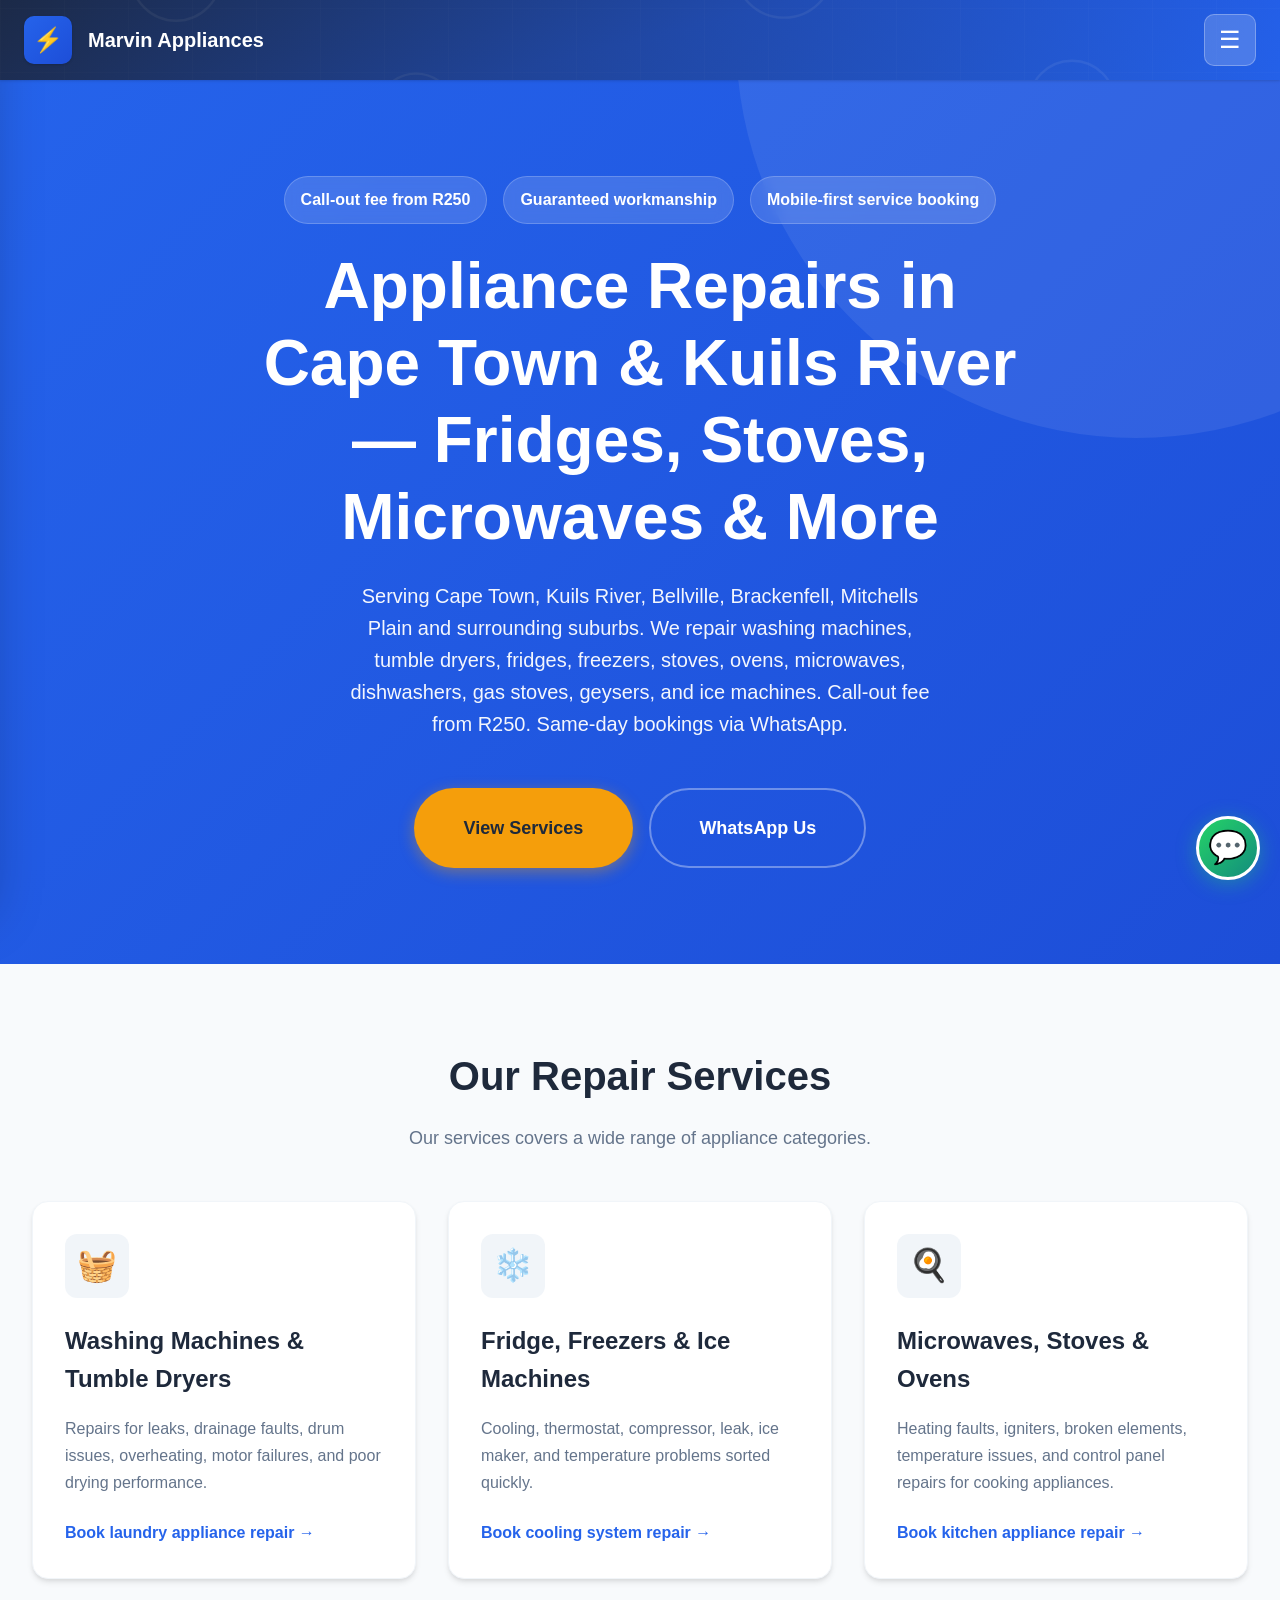
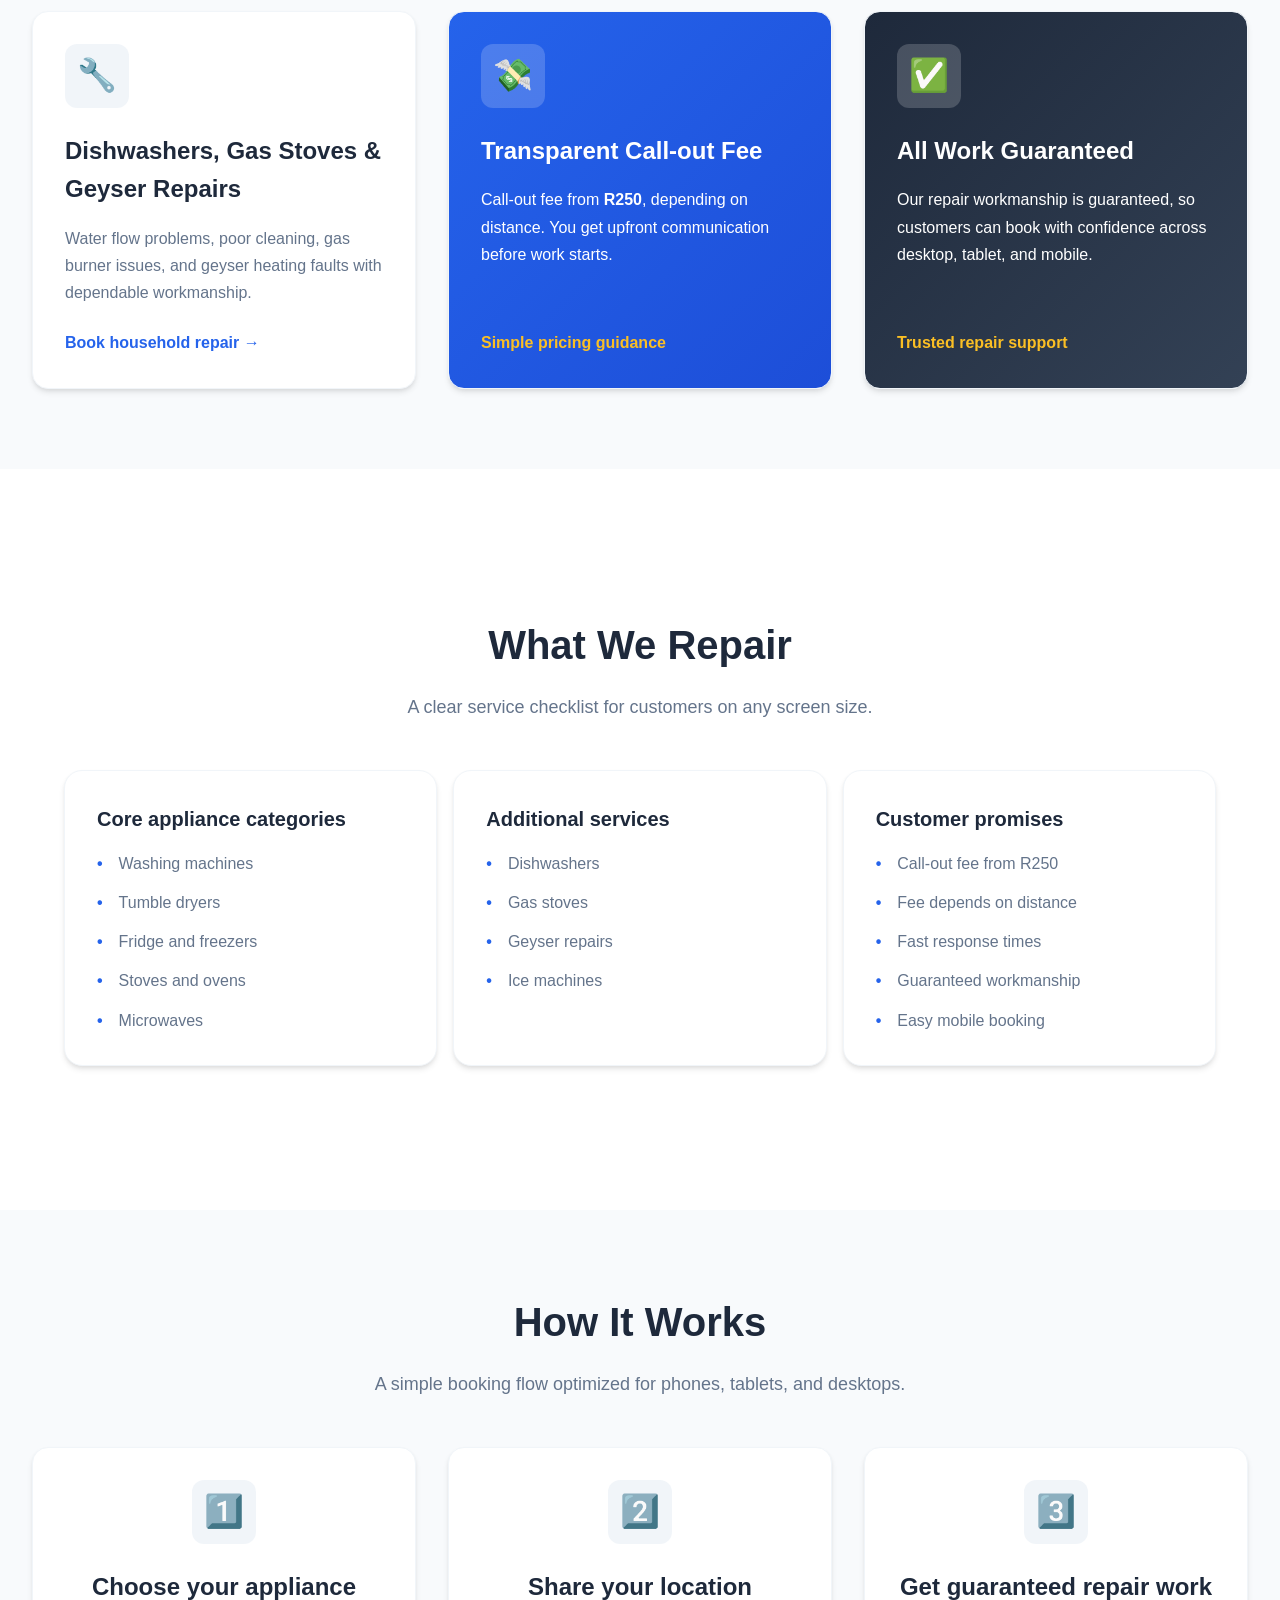
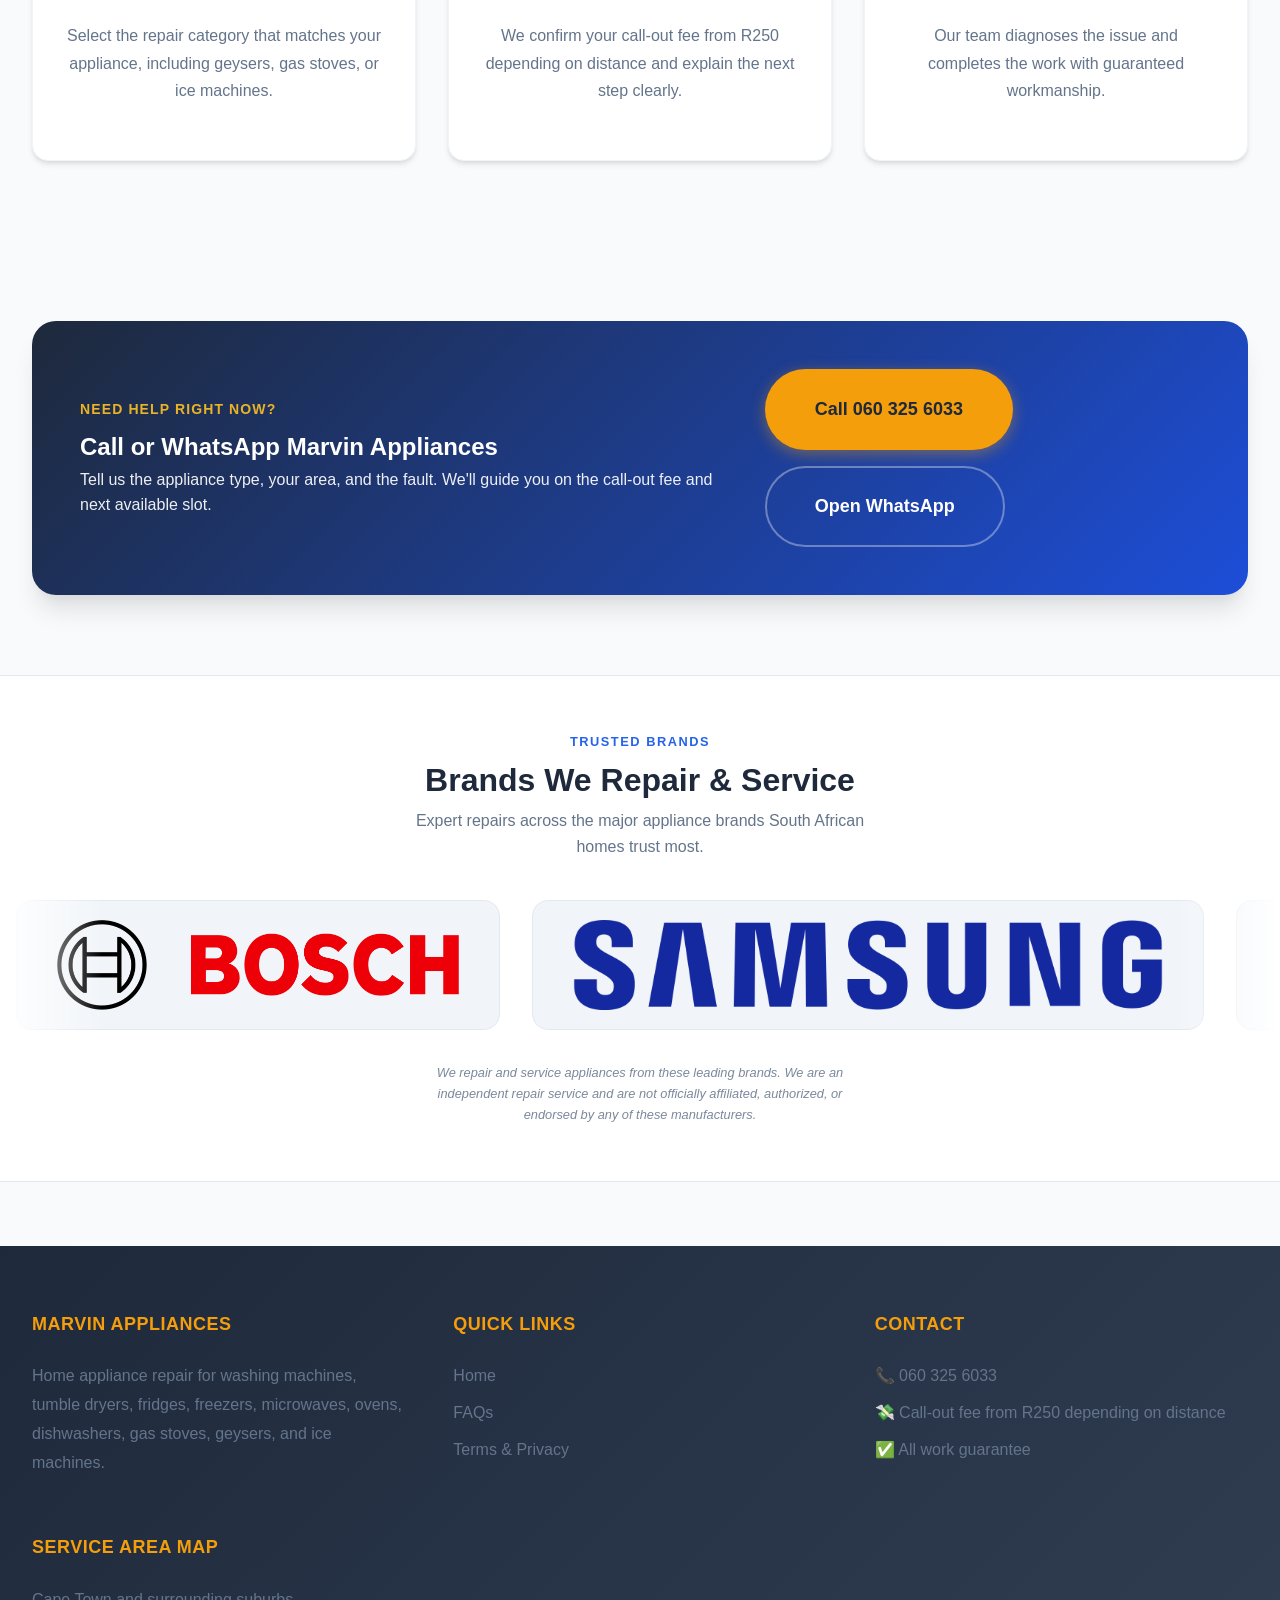
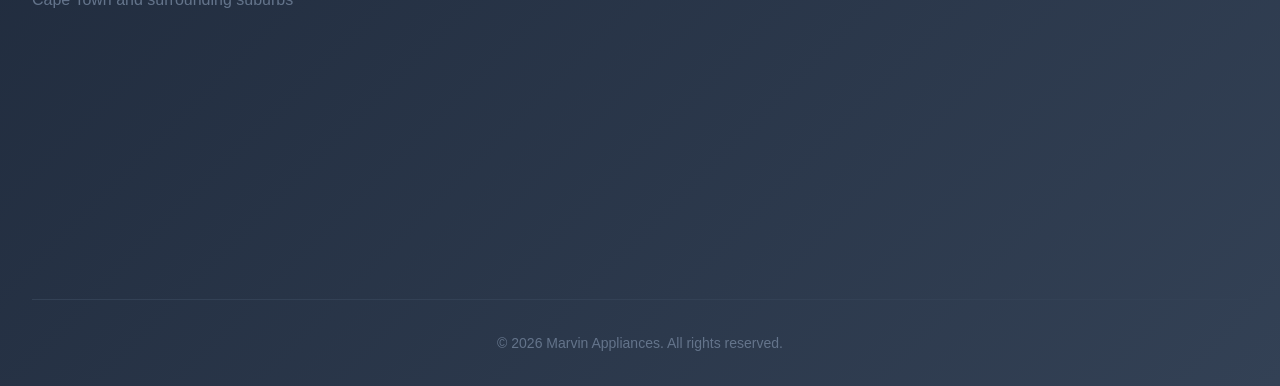
<file: index.html>
<!DOCTYPE html>
<html lang="en-ZA">
<head>
    <meta charset="UTF-8">
    <meta http-equiv="X-UA-Compatible" content="IE=edge">
    <meta name="viewport" content="width=device-width, initial-scale=1.0, viewport-fit=cover">
    <title>Appliance Repairs Cape Town & Kuils River | Marvin's — Fridge, Stove, Microwave</title>
    <meta name="description" content="Marvin's Appliance Repairs — on-site fridge, stove, microwave & washing machine repairs across Cape Town & Kuils River. Call-out from R250. Guaranteed workmanship. WhatsApp now.">
    <meta name="keywords" content="appliance repairs cape town, appliance repair kuils river, microwave repair cape town, stove repair cape town, oven repair cape town, fridge repair cape town, washing machine repair cape town, electrician cape town, gate motor repair cape town">
    <meta name="robots" content="index,follow,max-image-preview:large,max-snippet:-1,max-video-preview:-1">
    <meta name="googlebot" content="index,follow,max-image-preview:large,max-snippet:-1,max-video-preview:-1">
    <meta name="bingbot" content="index,follow">
    <meta name="author" content="Marvin’s Appliance Repairs">
    <meta name="publisher" content="Marvin’s Appliance Repairs">
    <meta name="theme-color" content="#2563eb">
    <meta name="msapplication-TileColor" content="#2563eb">
    <meta name="apple-mobile-web-app-capable" content="yes">
    <meta name="apple-mobile-web-app-status-bar-style" content="default">
    <meta name="apple-mobile-web-app-title" content="Marvin’s Appliance Repairs">
    <meta name="format-detection" content="telephone=yes">
    <meta name="mobile-web-app-capable" content="yes">
    <meta name="geo.region" content="ZA-WC">
    <meta name="geo.placename" content="Kuils River, Cape Town">
    <meta name="geo.position" content="-33.9289;18.6833">
    <meta name="ICBM" content="-33.9289, 18.6833">
    <link rel="canonical" href="https://marvinsappliancerepairs.co.za/">
    <link rel="manifest" href="[data-uri]">
    <link rel="icon" type="image/png" sizes="32x32" href="/favicon-32x32.png">
    <link rel="icon" type="image/png" sizes="16x16" href="/favicon-16x16.png">
    <link rel="apple-touch-icon" sizes="180x180" href="/apple-touch-icon.png">
    <meta property="og:type" content="website">
    <meta property="og:title" content="Appliance Repairs Cape Town & Kuils River | Marvin's">
    <meta property="og:description" content="Professional on-site appliance, electrical and gate motor repairs in Cape Town. Fast response from Marvin’s Appliance Repairs in Kuils River.">
    <meta property="og:image" content="https://marvinsappliancerepairs.co.za/assets/images/header-bg.svg">
    <meta property="og:url" content="https://marvinsappliancerepairs.co.za/">
    <meta property="og:site_name" content="Marvin’s Appliance Repairs">
    <meta property="og:locale" content="en_ZA">
    <meta name="twitter:card" content="summary_large_image">
    <meta name="twitter:title" content="Appliance Repairs Cape Town & Kuils River | Marvin's">
    <meta name="twitter:description" content="Fast, trusted on-site appliance and electrical repairs across Cape Town. Family-owned service with guaranteed workmanship.">
    <meta name="twitter:image" content="https://marvinsappliancerepairs.co.za/assets/images/header-bg.svg">
  <meta name="google-site-verification" content="DTY8RaDrgt9NxilhjP4bMHAvHdiB0Xc4v2AxkbtK3WM" />
    <script async src="https://www.googletagmanager.com/gtag/js?id=G-XXXXXXXXXX"></script>
    <script>
      window.dataLayer = window.dataLayer || [];
      function gtag(){dataLayer.push(arguments);}
      gtag('js', new Date());
      gtag('config', 'G-7KVF1YVXSF');
    </script>
    <script type="application/ld+json">
      {
        "@context": "https://schema.org",
        "@graph": [
          {
            "@type": "LocalBusiness",
            "@id": "https://marvinsappliancerepairs.co.za/#localbusiness",
            "name": "Marvin’s Appliance Repairs",
            "url": "https://marvinsappliancerepairs.co.za/",
            "image": "https://marvinsappliancerepairs.co.za/assets/images/header-bg.svg",
            "description": "Professional and reliable on-site appliance, electrical and gate motor repairs in Cape Town, including Certificates of Compliance (COC).",
            "telephone": "+27-60-325-6033",
            "priceRange": "R250 - R2500",
            "currenciesAccepted": "ZAR",
            "paymentAccepted": "Cash, EFT",
            "address": {
              "@type": "PostalAddress",
              "streetAddress": "14 Sidego Crescent, Highbury",
              "addressLocality": "Kuils River",
              "addressRegion": "Western Cape",
              "postalCode": "7580",
              "addressCountry": "ZA"
            },
            "geo": {
              "@type": "GeoCoordinates",
              "latitude": -33.9289,
              "longitude": 18.6833
            },
            "openingHoursSpecification": [
              {
                "@type": "OpeningHoursSpecification",
                "dayOfWeek": ["Monday", "Tuesday", "Wednesday", "Thursday", "Friday"],
                "opens": "07:30",
                "closes": "18:00"
              },
              {
                "@type": "OpeningHoursSpecification",
                "dayOfWeek": "Saturday",
                "opens": "08:00",
                "closes": "15:00"
              }
            ],
            "areaServed": [
              { "@type": "City", "name": "Cape Town" },
              { "@type": "City", "name": "Kuils River" },
              { "@type": "City", "name": "Kuilsrivier" },
              { "@type": "City", "name": "Bellville" },
              { "@type": "City", "name": "Brackenfell" },
              { "@type": "City", "name": "Durbanville" },
              { "@type": "City", "name": "Mitchells Plain" },
              { "@type": "City", "name": "Somerset West" },
              { "@type": "City", "name": "Stellenbosch" },
              { "@type": "City", "name": "Strand" },
              { "@type": "City", "name": "Kraaifontein" },
              { "@type": "City", "name": "Parow" },
              { "@type": "City", "name": "Goodwood" }
            ],
            "sameAs": [
              "https://wa.me/27603256033"
            ]
          },
          {
            "@type": "Service",
            "@id": "https://marvinsappliancerepairs.co.za/#services",
            "serviceType": "Appliance, electrical and gate motor repairs",
            "provider": {
              "@id": "https://marvinsappliancerepairs.co.za/#localbusiness"
            },
            "areaServed": {
              "@type": "AdministrativeArea",
              "name": "Cape Town Metropolitan Area"
            },
            "hasOfferCatalog": {
              "@type": "OfferCatalog",
              "name": "Repair Services",
              "itemListElement": [
                { "@type": "Offer", "itemOffered": { "@type": "Service", "name": "Microwave Repair Cape Town" } },
                { "@type": "Offer", "itemOffered": { "@type": "Service", "name": "Stove Repair Cape Town" } },
                { "@type": "Offer", "itemOffered": { "@type": "Service", "name": "Oven Repair Cape Town" } },
                { "@type": "Offer", "itemOffered": { "@type": "Service", "name": "Fridge Repair Cape Town" } },
                { "@type": "Offer", "itemOffered": { "@type": "Service", "name": "Washing Machine Repair Cape Town" } },
                { "@type": "Offer", "itemOffered": { "@type": "Service", "name": "Electrician Services Cape Town" } },
                { "@type": "Offer", "itemOffered": { "@type": "Service", "name": "Gate Motor Repair Cape Town" } },
                { "@type": "Offer", "itemOffered": { "@type": "Service", "name": "Certificates of Compliance (COC)" } }
              ]
            }
          }
        ]
      }
    </script>
    <link rel="stylesheet" href="styles.css">
</head>
<body class="home-page">
    <header class="header">
        <a href="index.html" class="logo">
            <div class="logo-icon">⚡</div>
            <span>Marvin Appliances</span>
        </a>
        <button class="menu-toggle" id="menuToggle" aria-label="Toggle menu" aria-expanded="false">
            ☰
        </button>
    </header>

    <nav class="sidebar" id="sidebar">
        <ul class="sidebar-nav">
            <li><a href="index.html">🏠 Home</a></li>
            <li><a href="service-refrigerator.html">❄️ Fridge, Freezer & Ice Machine</a></li>
            <li><a href="service-washing.html">🧺 Washing Machine & Tumble Dryer</a></li>
            <li><a href="service-microwave.html">🍳 Microwaves, Stoves & Ovens</a></li>
            <li><a href="service-general.html">🔧 Dishwashers, Gas Stoves & Geysers</a></li>
            <li><a href="service-areas.html">📍 Service Areas</a></li>
            <li><a href="faq.html">❓ FAQs</a></li>
            <li><a href="legal.html">📄 Terms & Privacy</a></li>
        </ul>
    </nav>
    <div class="sidebar-overlay" id="sidebarOverlay"></div>

    <main class="main-content">
        <section class="hero">
            <div class="hero-content">
                <div class="hero-badges">
                    <span class="hero-badge">Call-out fee from R250</span>
                    <span class="hero-badge">Guaranteed workmanship</span>
                    <span class="hero-badge">Mobile-first service booking</span>
                </div>
                <h1>Appliance Repairs in Cape Town &amp; Kuils River — Fridges, Stoves, Microwaves &amp; More</h1>
                <p>Serving Cape Town, Kuils River, Bellville, Brackenfell, Mitchells Plain and surrounding suburbs. We repair washing machines, tumble dryers, fridges, freezers, stoves, ovens, microwaves, dishwashers, gas stoves, geysers, and ice machines. Call-out fee from R250. Same-day bookings via WhatsApp.</p>
                <div class="hero-actions">
                    <a href="#services" class="cta-button">View Services</a>
                    <a href="https://wa.me/27603256033" target="_blank" rel="noopener noreferrer" class="cta-button cta-button-secondary">WhatsApp Us</a>
                </div>
            </div>
        </section>

        <section class="section" id="services">
            <h2 class="section-title">Our Repair Services</h2>
            <p class="section-subtitle">Our services covers a wide range of appliance categories.</p>

            <div class="services-grid">
                <a href="service-washing.html" class="service-card">
                    <div class="service-icon">🧺</div>
                    <h3>Washing Machines & Tumble Dryers</h3>
                    <p>Repairs for leaks, drainage faults, drum issues, overheating, motor failures, and poor drying performance.</p>
                    <span class="service-link">Book laundry appliance repair →</span>
                </a>

                <a href="service-refrigerator.html" class="service-card">
                    <div class="service-icon">❄️</div>
                    <h3>Fridge, Freezers & Ice Machines</h3>
                    <p>Cooling, thermostat, compressor, leak, ice maker, and temperature problems sorted quickly.</p>
                    <span class="service-link">Book cooling system repair →</span>
                </a>

                <a href="service-microwave.html" class="service-card">
                    <div class="service-icon">🍳</div>
                    <h3>Microwaves, Stoves & Ovens</h3>
                    <p>Heating faults, igniters, broken elements, temperature issues, and control panel repairs for cooking appliances.</p>
                    <span class="service-link">Book kitchen appliance repair →</span>
                </a>

                <a href="service-general.html" class="service-card">
                    <div class="service-icon">🔧</div>
                    <h3>Dishwashers, Gas Stoves & Geyser Repairs</h3>
                    <p>Water flow problems, poor cleaning, gas burner issues, and geyser heating faults with dependable workmanship.</p>
                    <span class="service-link">Book household repair →</span>
                </a>

                <div class="service-card service-card-accent">
                    <div class="service-icon service-icon-accent">💸</div>
                    <h3>Transparent Call-out Fee</h3>
                    <p>Call-out fee from <strong>R250</strong>, depending on distance. You get upfront communication before work starts.</p>
                    <span class="service-link service-link-light">Simple pricing guidance</span>
                </div>

                <div class="service-card service-card-accent-dark">
                    <div class="service-icon service-icon-accent">✅</div>
                    <h3>All Work Guaranteed</h3>
                    <p>Our repair workmanship is guaranteed, so customers can book with confidence across desktop, tablet, and mobile.</p>
                    <span class="service-link service-link-light">Trusted repair support</span>
                </div>
            </div>
        </section>

        <section class="trust-section">
            <div class="section">
                <h2 class="section-title">What We Repair</h2>
                <p class="section-subtitle">A clear service checklist for customers on any screen size.</p>

                <div class="info-grid">
                    <article class="info-card">
                        <h3>Core appliance categories</h3>
                        <ul class="compact-list">
                            <li>Washing machines</li>
                            <li>Tumble dryers</li>
                            <li>Fridge and freezers</li>
                            <li>Stoves and ovens</li>
                            <li>Microwaves</li>
                        </ul>
                    </article>
                    <article class="info-card">
                        <h3>Additional services</h3>
                        <ul class="compact-list">
                            <li>Dishwashers</li>
                            <li>Gas stoves</li>
                            <li>Geyser repairs</li>
                            <li>Ice machines</li>
                            
                        </ul>
                    </article>
                    <article class="info-card">
                        <h3>Customer promises</h3>
                        <ul class="compact-list">
                            <li>Call-out fee from R250</li>
                            <li>Fee depends on distance</li>
                            <li>Fast response times</li>
                            <li>Guaranteed workmanship</li>
                            <li>Easy mobile booking</li>
                        </ul>
                    </article>
                </div>
            </div>
        </section>

        <section class="section">
            <h2 class="section-title">How It Works</h2>
            <p class="section-subtitle">A simple booking flow optimized for phones, tablets, and desktops.</p>

            <div class="services-grid how-it-works-grid">
                <div class="service-card service-card-centered">
                    <div class="service-icon centered-icon">1️⃣</div>
                    <h3>Choose your appliance</h3>
                    <p>Select the repair category that matches your appliance, including geysers, gas stoves, or ice machines.</p>
                </div>

                <div class="service-card service-card-centered">
                    <div class="service-icon centered-icon">2️⃣</div>
                    <h3>Share your location</h3>
                    <p>We confirm your call-out fee from R250 depending on distance and explain the next step clearly.</p>
                </div>

                <div class="service-card service-card-centered">
                    <div class="service-icon centered-icon">3️⃣</div>
                    <h3>Get guaranteed repair work</h3>
                    <p>Our team diagnoses the issue and completes the work with guaranteed workmanship.</p>
                </div>
            </div>
        </section>

        <section class="section">
            <div class="contact-banner">
                <div>
                    <p class="contact-banner-label">Need help right now?</p>
                    <h2>Call or WhatsApp Marvin Appliances</h2>
                    <p>Tell us the appliance type, your area, and the fault. We'll guide you on the call-out fee and next available slot.</p>
                </div>
                <div class="contact-banner-actions">
                    <a href="tel:+27603256033" class="cta-button">Call 060 325 6033</a>
                    <a href="https://wa.me/27603256033" target="_blank" rel="noopener noreferrer" class="cta-button cta-button-secondary">Open WhatsApp</a>
                </div>
            </div>
        </section>
    </main>
<!-- ============================================================
     BRANDS WE SERVICE — Logo Carousel
     Copy-paste this entire block into any page,
     just before </main> or wherever you want it.
     ============================================================ -->

<section id="brands-we-service" aria-label="Brands we repair and service" style="
  /* Scope: all styles are inline or scoped by #brands-we-service so they
     cannot collide with any existing rule in styles.css */
  background: var(--white, #ffffff);
  border-top: 1px solid var(--border, #e2e8f0);
  border-bottom: 1px solid var(--border, #e2e8f0);
  padding: clamp(2rem, 5vw, 3.5rem) 0;
  overflow: hidden;
  /* Prevent the scrolling track from bleeding out */
  contain: layout style;
">

  <!-- Section heading -->
  <div style="
    text-align: center;
    padding: 0 clamp(1rem, 4vw, 2rem);
    margin-bottom: clamp(1.5rem, 4vw, 2.5rem);
  ">
    <p style="
      text-transform: uppercase;
      letter-spacing: 0.12em;
      font-size: clamp(0.7rem, 2vw, 0.8rem);
      font-weight: 700;
      color: var(--primary, #2563eb);
      margin-bottom: 0.5rem;
    ">Trusted Brands</p>
    <h2 style="
      font-size: clamp(1.35rem, 4vw, 2rem);
      font-weight: 800;
      color: var(--dark, #1e293b);
      margin: 0 0 0.5rem;
      line-height: 1.25;
    ">Brands We Repair &amp; Service</h2>
    <p style="
      color: var(--secondary, #64748b);
      font-size: clamp(0.875rem, 2.5vw, 1rem);
      max-width: 52ch;
      margin: 0 auto;
      line-height: 1.6;
    ">Expert repairs across the major appliance brands South African homes trust most.</p>
  </div>

  <!-- ── Carousel wrapper ── -->
  <!-- Role=region + aria-label makes it a landmark; tabindex lets keyboard users focus it -->
  <div
    id="bws-track-outer"
    role="region"
    aria-label="Scrolling brand logos"
    tabindex="0"
    style="
      position: relative;
      width: 100%;
      overflow: hidden;
      /* Edge fade masks */
      -webkit-mask-image: linear-gradient(to right, transparent 0%, black 8%, black 92%, transparent 100%);
              mask-image: linear-gradient(to right, transparent 0%, black 8%, black 92%, transparent 100%);
      /* Keyboard focus ring */
      outline-offset: 3px;
    "
    aria-roledescription="carousel"
  >
    <!-- The moving strip; duplicated for seamless loop -->
    <div id="bws-track" style="
      display: flex;
      align-items: center;
      width: max-content;
      /* animation defined in <style> block below */
      animation: bws-scroll 28s linear infinite;
      will-change: transform;
    ">

      <!-- ── Slot A (original set) ── -->
      <div class="bws-logo-item" aria-hidden="false">
        <img src="assets/logos/Bosch.png"
             alt="Bosch"
             loading="lazy"
             decoding="async"
             width="240" height="54"
             style="height:clamp(54px,8vw,90px);width:auto;max-width:none;">
      </div>
      <div class="bws-logo-item" aria-hidden="false">
        <img src="assets/logos/Samsung.png"
             alt="Samsung"
             loading="lazy"
             decoding="async"
             width="240" height="37"
             style="height:clamp(54px,8vw,90px);width:auto;max-width:none;">
      </div>
      <div class="bws-logo-item" aria-hidden="false">
        <img src="assets/logos/LG.png"
             alt="LG"
             loading="lazy"
             decoding="async"
             width="125" height="120"
             style="height:clamp(54px,8vw,90px);width:auto;max-width:none;">
      </div>
      <div class="bws-logo-item" aria-hidden="false">
        <img src="assets/logos/Whirlpool_Corporation.png"
             alt="Whirlpool"
             loading="lazy"
             decoding="async"
             width="240" height="80"
             style="height:clamp(54px,8vw,90px);width:auto;max-width:none;">
      </div>
      <div class="bws-logo-item" aria-hidden="false">
        <img src="assets/logos/defy.png"
             alt="Defy"
             loading="lazy"
             decoding="async"
             width="240" height="89"
             style="height:clamp(54px,8vw,90px);width:auto;max-width:none;">
      </div>
      <div class="bws-logo-item" aria-hidden="false">
        <img src="assets/logos/hisense.png"
             alt="Hisense"
             loading="lazy"
             decoding="async"
             width="120" height="120"
             style="height:clamp(54px,8vw,90px);width:auto;max-width:none;">
      </div>

      <!-- ── Slot B (exact duplicate — aria-hidden so screen readers skip it) ── -->
      <div class="bws-logo-item" aria-hidden="true">
        <img src="assets/logos/Bosch.png"      alt="" loading="lazy" decoding="async" width="240" height="54"  style="height:clamp(54px,8vw,90px);width:auto;max-width:none;">
      </div>
      <div class="bws-logo-item" aria-hidden="true">
        <img src="assets/logos/Samsung.png"    alt="" loading="lazy" decoding="async" width="240" height="37"  style="height:clamp(54px,8vw,90px);width:auto;max-width:none;">
      </div>
      <div class="bws-logo-item" aria-hidden="true">
        <img src="assets/logos/LG.png"         alt="" loading="lazy" decoding="async" width="125" height="120" style="height:clamp(54px,8vw,90px);width:auto;max-width:none;">
      </div>
      <div class="bws-logo-item" aria-hidden="true">
        <img src="assets/logos/Whirlpool_Corporation.png" alt="" loading="lazy" decoding="async" width="240" height="80"  style="height:clamp(54px,8vw,90px);width:auto;max-width:none;">
      </div>
      <div class="bws-logo-item" aria-hidden="true">
        <img src="assets/logos/defy.png"       alt="" loading="lazy" decoding="async" width="240" height="89"  style="height:clamp(54px,8vw,90px);width:auto;max-width:none;">
      </div>
      <div class="bws-logo-item" aria-hidden="true">
        <img src="assets/logos/hisense.png"    alt="" loading="lazy" decoding="async" width="120" height="120" style="height:clamp(54px,8vw,90px);width:auto;max-width:none;">
      </div>

    </div><!-- /bws-track -->
  </div><!-- /bws-track-outer -->

  <!-- Disclaimer -->
  <p style="
    text-align: center;
    max-width: 70ch;
    margin: clamp(1.25rem, 3vw, 2rem) auto 0;
    padding: 0 clamp(1rem, 4vw, 2rem);
    font-size: clamp(0.72rem, 2vw, 0.8rem);
    color: var(--secondary, #64748b);
    line-height: 1.65;
    font-style: italic;
    opacity: 0.85;
  ">
    We repair and service appliances from these leading brands. We are an independent repair service and are not officially affiliated, authorized, or endorsed by any of these manufacturers.
  </p>

</section>
<!-- /brands-we-service -->


<!-- ─────────────────────────────────────────────────────────
     Scoped styles for the carousel.
     Place this <style> block ONCE on any page that uses the section.
     Using the #brands-we-service prefix ensures zero collision.
     ───────────────────────────────────────────────────────── -->
<style>
/* ── Logo item pill ── */
#brands-we-service .bws-logo-item {
  display: flex;
  align-items: center;
  justify-content: center;
  padding: clamp(0.75rem, 2vw, 1rem) clamp(1.5rem, 4vw, 2.5rem);
  margin: 0 clamp(0.5rem, 1.5vw, 1rem);
  background: var(--lighter, #f1f5f9);
  border-radius: 16px;
  border: 1px solid var(--border, #e2e8f0);
  min-height: clamp(88px, 14vw, 130px);
  min-width: clamp(140px, 20vw, 220px);
  transition: transform 200ms ease, box-shadow 200ms ease, background 200ms ease;
  flex-shrink: 0;
}

#brands-we-service .bws-logo-item img {
  /* Let the height drive size; width is auto */
  display: block;
  height: clamp(54px, 8vw, 90px);
  width: auto;
  max-width: none;
  object-fit: contain;
  /* Crisp on retina */
  image-rendering: -webkit-optimize-contrast;
  image-rendering: crisp-edges;
}

/* Dark logos pop on light backgrounds; filter neutral — only active in dark mode */
@media (prefers-color-scheme: dark) {
  #brands-we-service .bws-logo-item img {
    filter: brightness(0) invert(1);
    opacity: 0.9;
  }
  #brands-we-service .bws-logo-item {
    background: var(--lighter, #1e293b);
    border-color: var(--border, #334155);
  }
}

/* Hover / focus lift (skip on touch-only devices) */
@media (hover: hover) {
  #brands-we-service .bws-logo-item:hover {
    transform: translateY(-4px) scale(1.04);
    box-shadow: 0 8px 24px rgba(0,0,0,0.10);
    background: var(--white, #ffffff);
  }
}

/* ── Scroll animation ── */
@keyframes bws-scroll {
  0%   { transform: translateX(0); }
  100% { transform: translateX(-50%); }
  /* -50% because the track contains 2 identical sets; moving by exactly
     one set width creates a perfect seamless loop */
}

/* Pause on hover over the outer wrapper */
#bws-track-outer:hover #bws-track,
#bws-track-outer:focus-within #bws-track {
  animation-play-state: paused;
}

/* Honour reduced-motion preference */
@media (prefers-reduced-motion: reduce) {
  #bws-track {
    animation: none !important;
    flex-wrap: wrap;
    justify-content: center;
    width: 100% !important;
  }
  #bws-track-outer {
    -webkit-mask-image: none !important;
            mask-image: none !important;
  }
}

/* Focus ring for keyboard users */
#bws-track-outer:focus-visible {
  outline: 3px solid var(--accent, #f59e0b);
  outline-offset: 4px;
  border-radius: 4px;
}
</style>


<!-- ─────────────────────────────────────────────────────────
     Tiny vanilla JS — touch-swipe support + dynamic pause.
     Runs once on DOMContentLoaded; no globals polluted.
     ───────────────────────────────────────────────────────── -->
<script>
(function () {
  'use strict';

  document.addEventListener('DOMContentLoaded', function () {
    var outer = document.getElementById('bws-track-outer');
    var track = document.getElementById('bws-track');
    if (!outer || !track) return;

    /* ── Touch swipe: pause while finger is down ── */
    var touchStartX = 0;
    var isPaused    = false;

    outer.addEventListener('touchstart', function (e) {
      touchStartX = e.touches[0].clientX;
      track.style.animationPlayState = 'paused';
      isPaused = true;
    }, { passive: true });

    outer.addEventListener('touchend', function (e) {
      var diff = e.changedTouches[0].clientX - touchStartX;
      /* Optional: nudge animation offset for a swipe feel — kept minimal
         to avoid complexity; just resume after a short delay */
      setTimeout(function () {
        if (isPaused) {
          track.style.animationPlayState = 'running';
          isPaused = false;
        }
      }, 800);
    }, { passive: true });

    /* ── Keyboard: space/enter to toggle pause while section is focused ── */
    outer.addEventListener('keydown', function (e) {
      if (e.key === ' ' || e.key === 'Enter') {
        e.preventDefault();
        isPaused = !isPaused;
        track.style.animationPlayState = isPaused ? 'paused' : 'running';
        outer.setAttribute('aria-label',
          isPaused
            ? 'Scrolling brand logos — paused. Press Space to resume.'
            : 'Scrolling brand logos — playing. Press Space to pause.'
        );
      }
    });

    /* ── Intersection Observer: stop animation when off-screen (perf) ── */
    if ('IntersectionObserver' in window) {
      var io = new IntersectionObserver(function (entries) {
        entries.forEach(function (entry) {
          if (!isPaused) {
            track.style.animationPlayState =
              entry.isIntersecting ? 'running' : 'paused';
          }
        });
      }, { threshold: 0 });
      io.observe(outer);
    }
  });
}());
</script>
    <footer class="footer">
        <div class="footer-content">
            <div class="footer-section">
                <h4>Marvin Appliances</h4>
                <p>Home appliance repair for washing machines, tumble dryers, fridges, freezers, microwaves, ovens, dishwashers, gas stoves, geysers, and ice machines.</p>
            </div>
            <div class="footer-section">
                <h4>Quick Links</h4>
                <p><a href="index.html">Home</a></p>
                <p><a href="faq.html">FAQs</a></p>
                <p><a href="legal.html">Terms & Privacy</a></p>
            </div>
            <div class="footer-section">
                <h4>Contact</h4>
                <p>📞 060 325 6033</p>
               
                <p>💸 Call-out fee from R250 depending on distance</p>
                <p>✅ All work guarantee</p>
            </div>
            <div class="footer-section">
                <h4>Service Area Map</h4>
                <p>Cape Town and surrounding suburbs</p>
                <iframe
                    title="Cape Town service area map"
                    class="service-area-map"
                    src="https://www.google.com/maps?q=Cape+Town,+South+Africa&output=embed"
                    loading="lazy"
                    referrerpolicy="no-referrer-when-downgrade"
                    allowfullscreen>
                </iframe>
            </div>
        </div>
        <div class="footer-bottom">
            <p>&copy; 2026 Marvin Appliances. All rights reserved.</p>
        </div>
    </footer>

    <a href="https://wa.me/27603256033" target="_blank" rel="noopener noreferrer" class="whatsapp-float" aria-label="Chat on WhatsApp">
        💬
    </a>

    <script src="script.js"></script>
</body>
</html>
</file>
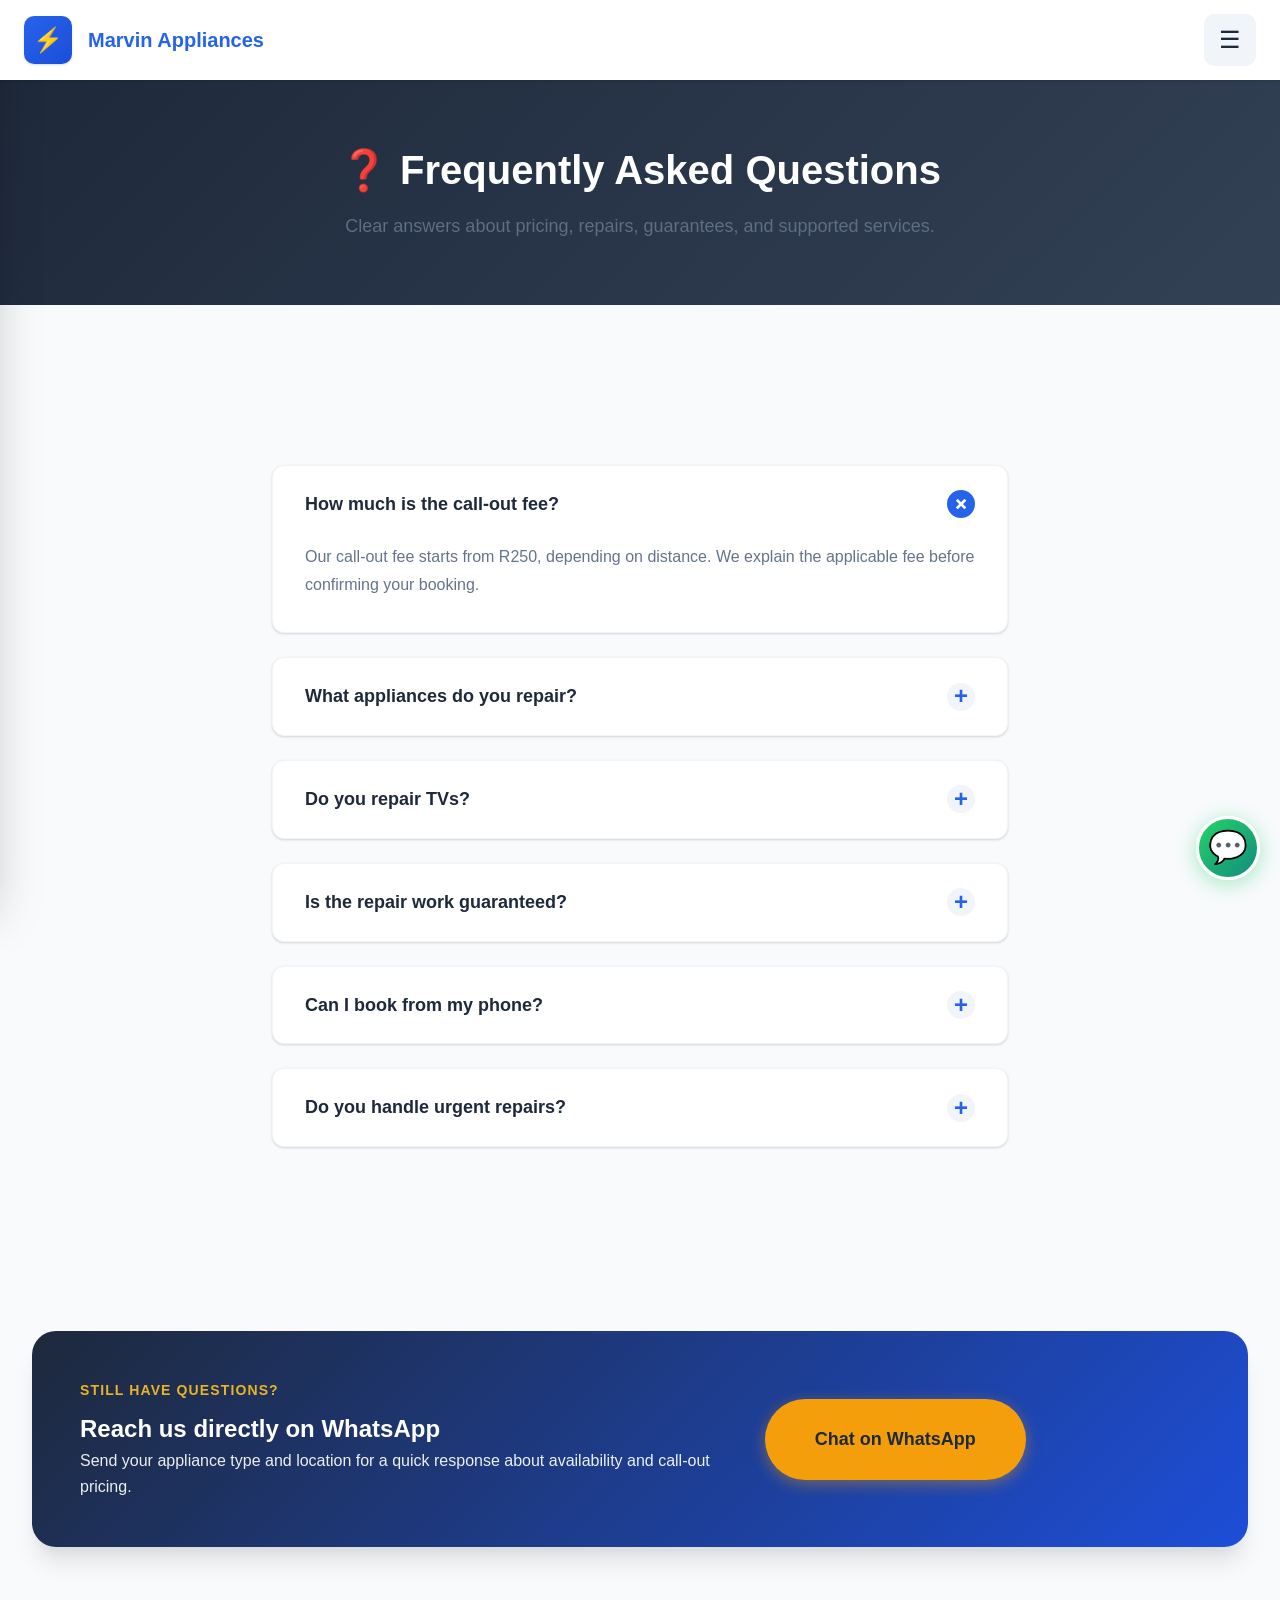
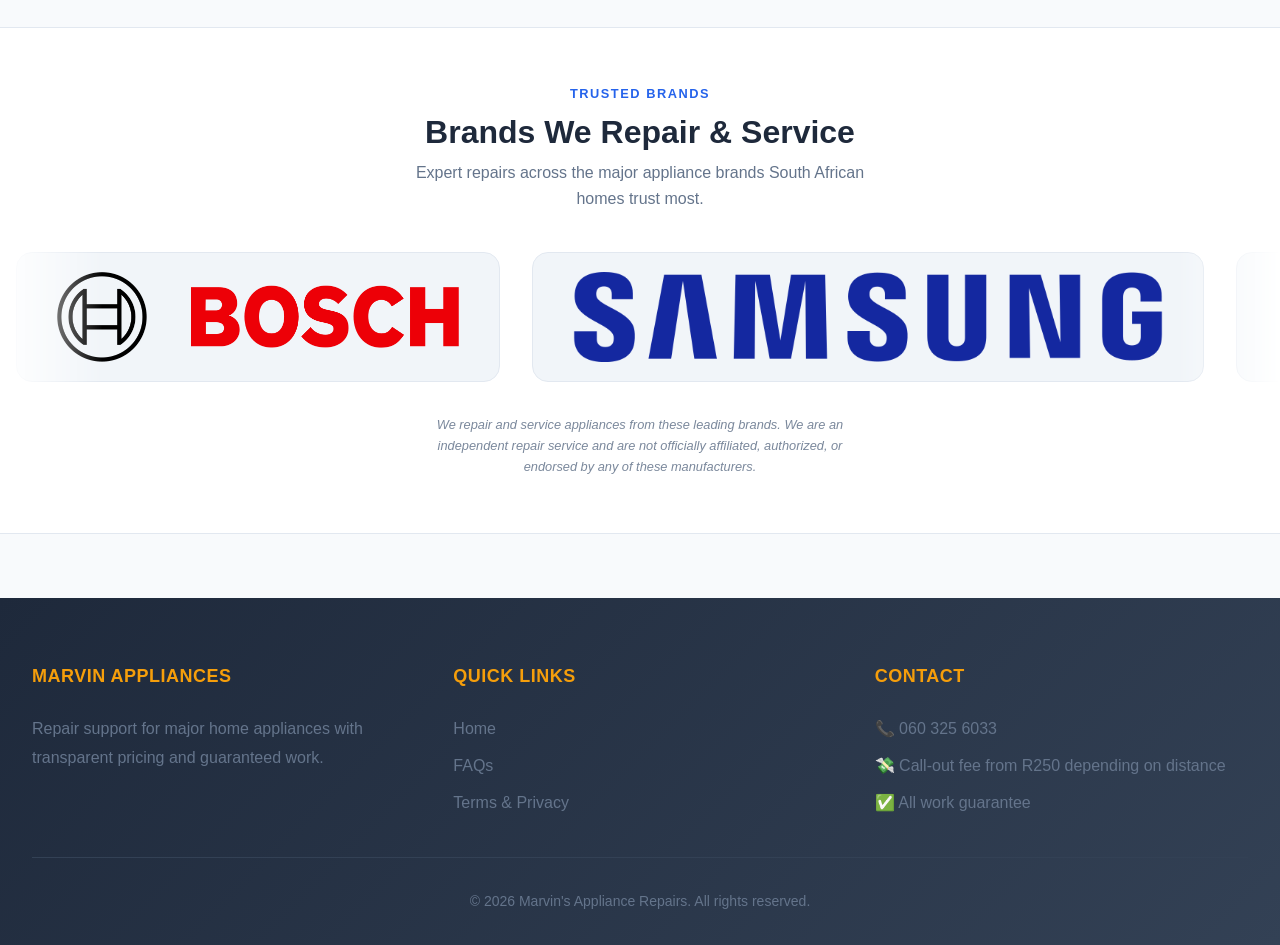
<file: faq.html>
<!DOCTYPE html>
<html lang="en-ZA">
<head>
    <meta charset="UTF-8">
    <meta name="viewport" content="width=device-width, initial-scale=1.0, viewport-fit=cover">
    <meta name="description" content="Common questions about Marvin's Appliance Repairs in Cape Town & Kuils River. Call-out pricing from R250, service areas, guaranteed workmanship, and same-day bookings explained.">
    <meta name="theme-color" content="#2563eb">
    <meta name="msapplication-TileColor" content="#2563eb">
    <meta name="apple-mobile-web-app-capable" content="yes">
    <meta name="apple-mobile-web-app-status-bar-style" content="default">
    <meta name="apple-mobile-web-app-title" content="Marvin Appliances">
    <meta name="format-detection" content="telephone=yes">
    <meta name="mobile-web-app-capable" content="yes">
    <link rel="canonical" href="https://marvinsappliancerepairs.co.za/faq.html">
    <title>FAQ — Appliance Repairs Cape Town | Pricing, Areas & Guarantee | Marvin's</title>
    <link rel="stylesheet" href="styles.css">
<script type="application/ld+json">
{
  "@context": "https://schema.org",
  "@type": "FAQPage",
  "mainEntity": [
    {
      "@type": "Question",
      "name": "How much is the call-out fee?",
      "acceptedAnswer": {
        "@type": "Answer",
        "text": "Our call-out fee starts from R250, depending on distance from Kuils River. We explain the applicable fee before confirming your booking."
      }
    },
    {
      "@type": "Question",
      "name": "What appliances do you repair?",
      "acceptedAnswer": {
        "@type": "Answer",
        "text": "We repair washing machines, tumble dryers, fridges and freezers, stoves and ovens, microwaves, dishwashers, gas stoves, geysers, and ice machines across Cape Town and surrounding areas."
      }
    },
    {
      "@type": "Question",
      "name": "Do you repair TVs?",
      "acceptedAnswer": {
        "@type": "Answer",
        "text": "No. We focus exclusively on domestic appliance repairs and do not offer TV repairs."
      }
    },
    {
      "@type": "Question",
      "name": "Is the repair work guaranteed?",
      "acceptedAnswer": {
        "@type": "Answer",
        "text": "Yes. All completed repair work is backed by our workmanship guarantee."
      }
    },
    {
      "@type": "Question",
      "name": "Do you handle urgent repairs?",
      "acceptedAnswer": {
        "@type": "Answer",
        "text": "Yes. WhatsApp or call us with the appliance type, your area in Cape Town, and the fault description so we can guide you on the next available slot."
      }
    },
    {
      "@type": "Question",
      "name": "Which areas in Cape Town do you service?",
      "acceptedAnswer": {
        "@type": "Answer",
        "text": "We service Kuils River, Kuilsrivier, Bellville, Brackenfell, Durbanville, Mitchells Plain, Somerset West, Stellenbosch, Strand, Kraaifontein, Parow, Goodwood and the broader Cape Town metro area."
      }
    }
  ]
}
</script>
</head>
<body>
    <header class="header">
        <a href="index.html" class="logo"><div class="logo-icon">⚡</div><span>Marvin Appliances</span></a>
        <button class="menu-toggle" id="menuToggle" aria-label="Toggle menu" aria-expanded="false">☰</button>
    </header>

    <nav class="sidebar" id="sidebar">
        <ul class="sidebar-nav">
            <li><a href="index.html">🏠 Home</a></li>
            <li><a href="service-refrigerator.html">❄️ Fridge, Freezer & Ice Machine</a></li>
            <li><a href="service-washing.html">🧺 Washing Machine & Tumble Dryer</a></li>
            <li><a href="service-microwave.html">🍳 Microwaves, Stoves & Ovens</a></li>
            <li><a href="service-general.html">🔧 Dishwashers, Gas Stoves & Geysers</a></li>
            <li><a href="service-areas.html">📍 Service Areas</a></li>
            <li><a href="faq.html">❓ FAQs</a></li>
            <li><a href="legal.html">📄 Terms & Privacy</a></li>
        </ul>
    </nav>
    <div class="sidebar-overlay" id="sidebarOverlay"></div>

    <section class="page-header">
        <h1>❓ Frequently Asked Questions</h1>
        <p>Clear answers about pricing, repairs, guarantees, and supported services.</p>
    </section>

    <main class="main-content">
        <section class="section faq-list">
            <div class="faq-item active">
                <div class="faq-question"><span>How much is the call-out fee?</span><span class="faq-icon">+</span></div>
                <div class="faq-answer"><p>Our call-out fee starts from R250, depending on distance. We explain the applicable fee before confirming your booking.</p></div>
            </div>

            <div class="faq-item">
                <div class="faq-question"><span>What appliances do you repair?</span><span class="faq-icon">+</span></div>
                <div class="faq-answer"><p>We repair washing machines, tumble dryers, fridge and freezers, stoves and ovens, microwaves, dishwashers, gas stoves, geysers, and ice machines.</p></div>
            </div>

            <div class="faq-item">
                <div class="faq-question"><span>Do you repair TVs?</span><span class="faq-icon">+</span></div>
                <div class="faq-answer"><p>No. The website is now focused only on the appliance categories listed above, and TV repairs are intentionally excluded.</p></div>
            </div>

            <div class="faq-item">
                <div class="faq-question"><span>Is the repair work guaranteed?</span><span class="faq-icon">+</span></div>
                <div class="faq-answer"><p>Yes. All completed repair work is backed by our workmanship guarantee, giving customers extra confidence when booking with us.</p></div>
            </div>

            <div class="faq-item">
                <div class="faq-question"><span>Can I book from my phone?</span><span class="faq-icon">+</span></div>
                <div class="faq-answer"><p>Yes. The site layout and booking forms were designed to work cleanly on mobile, tablet, laptop, and larger screens.</p></div>
            </div>

            <div class="faq-item">
                <div class="faq-question"><span>Do you handle urgent repairs?</span><span class="faq-icon">+</span></div>
                <div class="faq-answer"><p>Yes. Message or call us with the appliance type, your area, and the fault so we can guide you on the next available slot.</p></div>
            </div>
        </section>

        <section class="section">
            <div class="contact-banner">
                <div>
                    <p class="contact-banner-label">Still have questions?</p>
                    <h2>Reach us directly on WhatsApp</h2>
                    <p>Send your appliance type and location for a quick response about availability and call-out pricing.</p>
                </div>
                <div class="contact-banner-actions">
                    <a href="https://wa.me/27603256033" target="_blank" rel="noopener noreferrer" class="cta-button">Chat on WhatsApp</a>
                </div>
            </div>
        </section>
    </main>
<!-- ============================================================
     BRANDS WE SERVICE — Logo Carousel
     Copy-paste this entire block into any page,
     just before </main> or wherever you want it.
     ============================================================ -->

<section id="brands-we-service" aria-label="Brands we repair and service" style="
  /* Scope: all styles are inline or scoped by #brands-we-service so they
     cannot collide with any existing rule in styles.css */
  background: var(--white, #ffffff);
  border-top: 1px solid var(--border, #e2e8f0);
  border-bottom: 1px solid var(--border, #e2e8f0);
  padding: clamp(2rem, 5vw, 3.5rem) 0;
  overflow: hidden;
  /* Prevent the scrolling track from bleeding out */
  contain: layout style;
">

  <!-- Section heading -->
  <div style="
    text-align: center;
    padding: 0 clamp(1rem, 4vw, 2rem);
    margin-bottom: clamp(1.5rem, 4vw, 2.5rem);
  ">
    <p style="
      text-transform: uppercase;
      letter-spacing: 0.12em;
      font-size: clamp(0.7rem, 2vw, 0.8rem);
      font-weight: 700;
      color: var(--primary, #2563eb);
      margin-bottom: 0.5rem;
    ">Trusted Brands</p>
    <h2 style="
      font-size: clamp(1.35rem, 4vw, 2rem);
      font-weight: 800;
      color: var(--dark, #1e293b);
      margin: 0 0 0.5rem;
      line-height: 1.25;
    ">Brands We Repair &amp; Service</h2>
    <p style="
      color: var(--secondary, #64748b);
      font-size: clamp(0.875rem, 2.5vw, 1rem);
      max-width: 52ch;
      margin: 0 auto;
      line-height: 1.6;
    ">Expert repairs across the major appliance brands South African homes trust most.</p>
  </div>

  <!-- ── Carousel wrapper ── -->
  <!-- Role=region + aria-label makes it a landmark; tabindex lets keyboard users focus it -->
  <div
    id="bws-track-outer"
    role="region"
    aria-label="Scrolling brand logos"
    tabindex="0"
    style="
      position: relative;
      width: 100%;
      overflow: hidden;
      /* Edge fade masks */
      -webkit-mask-image: linear-gradient(to right, transparent 0%, black 8%, black 92%, transparent 100%);
              mask-image: linear-gradient(to right, transparent 0%, black 8%, black 92%, transparent 100%);
      /* Keyboard focus ring */
      outline-offset: 3px;
    "
    aria-roledescription="carousel"
  >
    <!-- The moving strip; duplicated for seamless loop -->
    <div id="bws-track" style="
      display: flex;
      align-items: center;
      width: max-content;
      /* animation defined in <style> block below */
      animation: bws-scroll 28s linear infinite;
      will-change: transform;
    ">

      <!-- ── Slot A (original set) ── -->
      <div class="bws-logo-item" aria-hidden="false">
        <img src="assets/logos/Bosch.png"
             alt="Bosch"
             loading="lazy"
             decoding="async"
             width="240" height="54"
             style="height:clamp(54px,8vw,90px);width:auto;max-width:none;">
      </div>
      <div class="bws-logo-item" aria-hidden="false">
        <img src="assets/logos/Samsung.png"
             alt="Samsung"
             loading="lazy"
             decoding="async"
             width="240" height="37"
             style="height:clamp(54px,8vw,90px);width:auto;max-width:none;">
      </div>
      <div class="bws-logo-item" aria-hidden="false">
        <img src="assets/logos/LG.png"
             alt="LG"
             loading="lazy"
             decoding="async"
             width="125" height="120"
             style="height:clamp(54px,8vw,90px);width:auto;max-width:none;">
      </div>
      <div class="bws-logo-item" aria-hidden="false">
        <img src="assets/logos/Whirlpool_Corporation.png"
             alt="Whirlpool"
             loading="lazy"
             decoding="async"
             width="240" height="80"
             style="height:clamp(54px,8vw,90px);width:auto;max-width:none;">
      </div>
      <div class="bws-logo-item" aria-hidden="false">
        <img src="assets/logos/defy.png"
             alt="Defy"
             loading="lazy"
             decoding="async"
             width="240" height="89"
             style="height:clamp(54px,8vw,90px);width:auto;max-width:none;">
      </div>
      <div class="bws-logo-item" aria-hidden="false">
        <img src="assets/logos/hisense.png"
             alt="Hisense"
             loading="lazy"
             decoding="async"
             width="120" height="120"
             style="height:clamp(54px,8vw,90px);width:auto;max-width:none;">
      </div>

      <!-- ── Slot B (exact duplicate — aria-hidden so screen readers skip it) ── -->
      <div class="bws-logo-item" aria-hidden="true">
        <img src="assets/logos/Bosch.png"      alt="" loading="lazy" decoding="async" width="240" height="54"  style="height:clamp(54px,8vw,90px);width:auto;max-width:none;">
      </div>
      <div class="bws-logo-item" aria-hidden="true">
        <img src="assets/logos/Samsung.png"    alt="" loading="lazy" decoding="async" width="240" height="37"  style="height:clamp(54px,8vw,90px);width:auto;max-width:none;">
      </div>
      <div class="bws-logo-item" aria-hidden="true">
        <img src="assets/logos/LG.png"         alt="" loading="lazy" decoding="async" width="125" height="120" style="height:clamp(54px,8vw,90px);width:auto;max-width:none;">
      </div>
      <div class="bws-logo-item" aria-hidden="true">
        <img src="assets/logos/Whirlpool_Corporation.png" alt="" loading="lazy" decoding="async" width="240" height="80"  style="height:clamp(54px,8vw,90px);width:auto;max-width:none;">
      </div>
      <div class="bws-logo-item" aria-hidden="true">
        <img src="assets/logos/defy.png"       alt="" loading="lazy" decoding="async" width="240" height="89"  style="height:clamp(54px,8vw,90px);width:auto;max-width:none;">
      </div>
      <div class="bws-logo-item" aria-hidden="true">
        <img src="assets/logos/hisense.png"    alt="" loading="lazy" decoding="async" width="120" height="120" style="height:clamp(54px,8vw,90px);width:auto;max-width:none;">
      </div>

    </div><!-- /bws-track -->
  </div><!-- /bws-track-outer -->

  <!-- Disclaimer -->
  <p style="
    text-align: center;
    max-width: 70ch;
    margin: clamp(1.25rem, 3vw, 2rem) auto 0;
    padding: 0 clamp(1rem, 4vw, 2rem);
    font-size: clamp(0.72rem, 2vw, 0.8rem);
    color: var(--secondary, #64748b);
    line-height: 1.65;
    font-style: italic;
    opacity: 0.85;
  ">
    We repair and service appliances from these leading brands. We are an independent repair service and are not officially affiliated, authorized, or endorsed by any of these manufacturers.
  </p>

</section>
<!-- /brands-we-service -->


<!-- ─────────────────────────────────────────────────────────
     Scoped styles for the carousel.
     Place this <style> block ONCE on any page that uses the section.
     Using the #brands-we-service prefix ensures zero collision.
     ───────────────────────────────────────────────────────── -->
<style>
/* ── Logo item pill ── */
#brands-we-service .bws-logo-item {
  display: flex;
  align-items: center;
  justify-content: center;
  padding: clamp(0.75rem, 2vw, 1rem) clamp(1.5rem, 4vw, 2.5rem);
  margin: 0 clamp(0.5rem, 1.5vw, 1rem);
  background: var(--lighter, #f1f5f9);
  border-radius: 16px;
  border: 1px solid var(--border, #e2e8f0);
  min-height: clamp(88px, 14vw, 130px);
  min-width: clamp(140px, 20vw, 220px);
  transition: transform 200ms ease, box-shadow 200ms ease, background 200ms ease;
  flex-shrink: 0;
}

#brands-we-service .bws-logo-item img {
  /* Let the height drive size; width is auto */
  display: block;
  height: clamp(54px, 8vw, 90px);
  width: auto;
  max-width: none;
  object-fit: contain;
  /* Crisp on retina */
  image-rendering: -webkit-optimize-contrast;
  image-rendering: crisp-edges;
}

/* Dark logos pop on light backgrounds; filter neutral — only active in dark mode */
@media (prefers-color-scheme: dark) {
  #brands-we-service .bws-logo-item img {
    filter: brightness(0) invert(1);
    opacity: 0.9;
  }
  #brands-we-service .bws-logo-item {
    background: var(--lighter, #1e293b);
    border-color: var(--border, #334155);
  }
}

/* Hover / focus lift (skip on touch-only devices) */
@media (hover: hover) {
  #brands-we-service .bws-logo-item:hover {
    transform: translateY(-4px) scale(1.04);
    box-shadow: 0 8px 24px rgba(0,0,0,0.10);
    background: var(--white, #ffffff);
  }
}

/* ── Scroll animation ── */
@keyframes bws-scroll {
  0%   { transform: translateX(0); }
  100% { transform: translateX(-50%); }
  /* -50% because the track contains 2 identical sets; moving by exactly
     one set width creates a perfect seamless loop */
}

/* Pause on hover over the outer wrapper */
#bws-track-outer:hover #bws-track,
#bws-track-outer:focus-within #bws-track {
  animation-play-state: paused;
}

/* Honour reduced-motion preference */
@media (prefers-reduced-motion: reduce) {
  #bws-track {
    animation: none !important;
    flex-wrap: wrap;
    justify-content: center;
    width: 100% !important;
  }
  #bws-track-outer {
    -webkit-mask-image: none !important;
            mask-image: none !important;
  }
}

/* Focus ring for keyboard users */
#bws-track-outer:focus-visible {
  outline: 3px solid var(--accent, #f59e0b);
  outline-offset: 4px;
  border-radius: 4px;
}
</style>


<!-- ─────────────────────────────────────────────────────────
     Tiny vanilla JS — touch-swipe support + dynamic pause.
     Runs once on DOMContentLoaded; no globals polluted.
     ───────────────────────────────────────────────────────── -->
<script>
(function () {
  'use strict';

  document.addEventListener('DOMContentLoaded', function () {
    var outer = document.getElementById('bws-track-outer');
    var track = document.getElementById('bws-track');
    if (!outer || !track) return;

    /* ── Touch swipe: pause while finger is down ── */
    var touchStartX = 0;
    var isPaused    = false;

    outer.addEventListener('touchstart', function (e) {
      touchStartX = e.touches[0].clientX;
      track.style.animationPlayState = 'paused';
      isPaused = true;
    }, { passive: true });

    outer.addEventListener('touchend', function (e) {
      var diff = e.changedTouches[0].clientX - touchStartX;
      /* Optional: nudge animation offset for a swipe feel — kept minimal
         to avoid complexity; just resume after a short delay */
      setTimeout(function () {
        if (isPaused) {
          track.style.animationPlayState = 'running';
          isPaused = false;
        }
      }, 800);
    }, { passive: true });

    /* ── Keyboard: space/enter to toggle pause while section is focused ── */
    outer.addEventListener('keydown', function (e) {
      if (e.key === ' ' || e.key === 'Enter') {
        e.preventDefault();
        isPaused = !isPaused;
        track.style.animationPlayState = isPaused ? 'paused' : 'running';
        outer.setAttribute('aria-label',
          isPaused
            ? 'Scrolling brand logos — paused. Press Space to resume.'
            : 'Scrolling brand logos — playing. Press Space to pause.'
        );
      }
    });

    /* ── Intersection Observer: stop animation when off-screen (perf) ── */
    if ('IntersectionObserver' in window) {
      var io = new IntersectionObserver(function (entries) {
        entries.forEach(function (entry) {
          if (!isPaused) {
            track.style.animationPlayState =
              entry.isIntersecting ? 'running' : 'paused';
          }
        });
      }, { threshold: 0 });
      io.observe(outer);
    }
  });
}());
</script>
    <footer class="footer">
        <div class="footer-content">
            <div class="footer-section">
                <h4>Marvin Appliances</h4>
                <p>Repair support for major home appliances with transparent pricing and guaranteed work.</p>
            </div>
            <div class="footer-section">
                <h4>Quick Links</h4>
                <p><a href="index.html">Home</a></p>
                <p><a href="faq.html">FAQs</a></p>
                <p><a href="legal.html">Terms & Privacy</a></p>
            </div>
            <div class="footer-section">
                <h4>Contact</h4>
                <p>📞 060 325 6033</p>
                <p>💸 Call-out fee from R250 depending on distance</p>
                <p>✅ All work guarantee</p>
            </div>
        </div>
        <div class="footer-bottom"><p>&copy; 2026 Marvin's Appliance Repairs. All rights reserved.</p></div>
    </footer>

    <a href="https://wa.me/27603256033" target="_blank" rel="noopener noreferrer" class="whatsapp-float" aria-label="Chat on WhatsApp">💬</a>
    <script src="script.js"></script>
</body>
</html>
</file>
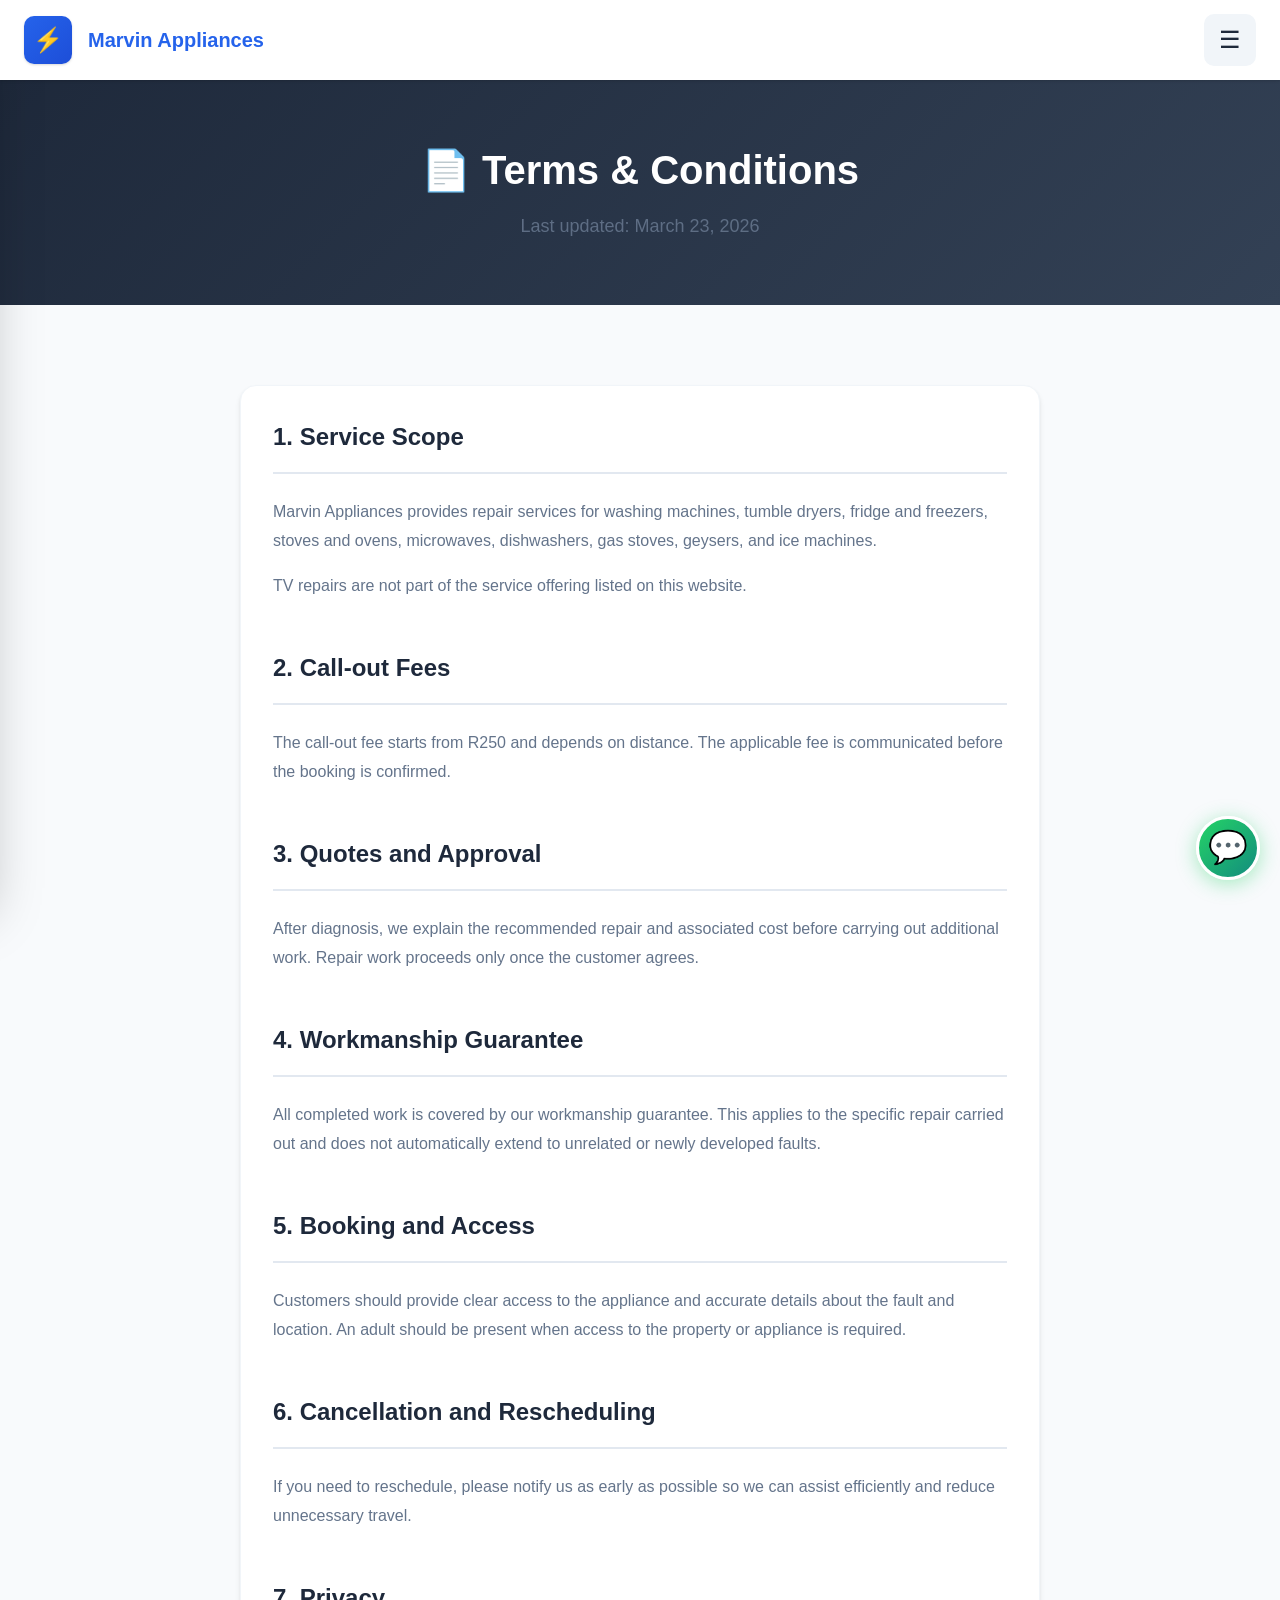
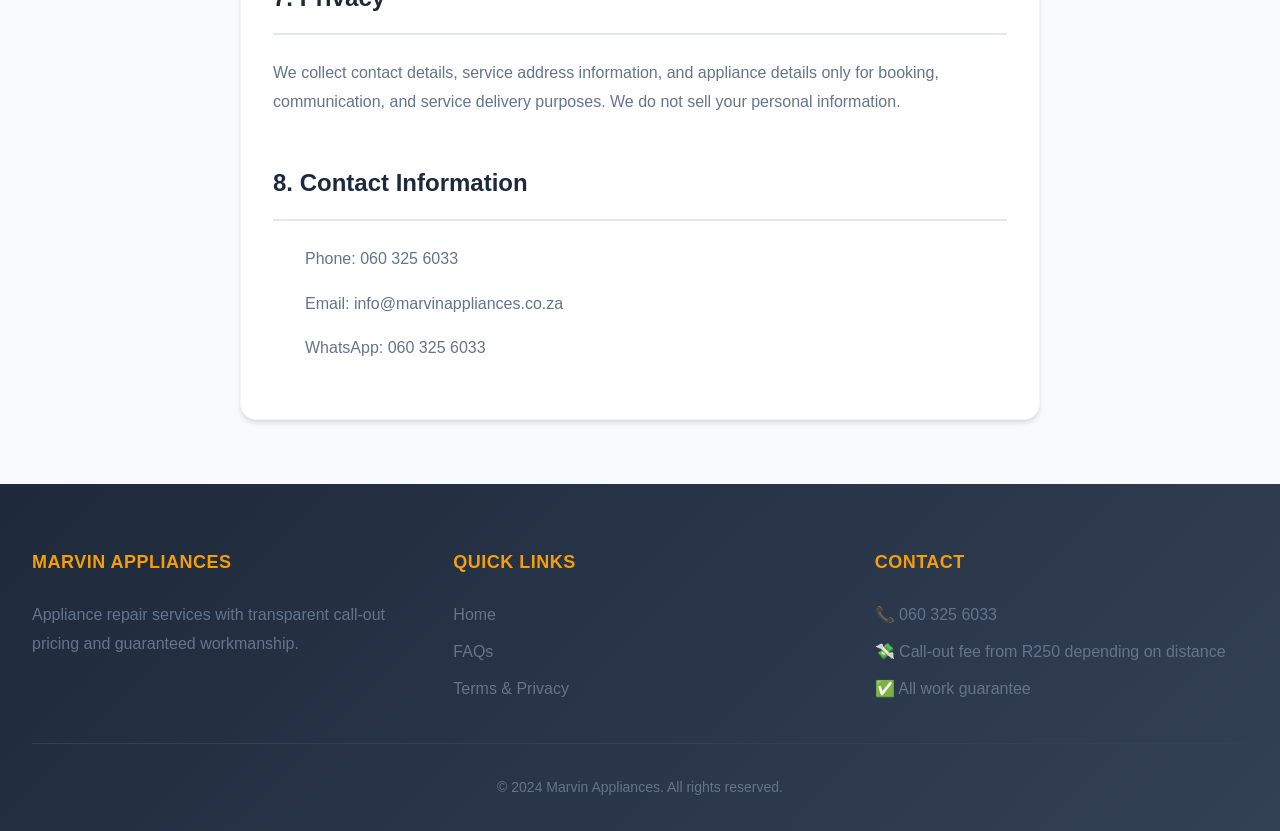
<file: legal.html>
<!DOCTYPE html>
<html lang="en">
<head>
    <meta charset="UTF-8">
    <meta name="viewport" content="width=device-width, initial-scale=1.0, viewport-fit=cover">
    <meta name="description" content="Terms, pricing notes, and privacy details for Marvin Appliances repair services.">
    <meta name="theme-color" content="#2563eb">
    <meta name="msapplication-TileColor" content="#2563eb">
    <meta name="apple-mobile-web-app-capable" content="yes">
    <meta name="apple-mobile-web-app-status-bar-style" content="default">
    <meta name="apple-mobile-web-app-title" content="Marvin Appliances">
    <meta name="format-detection" content="telephone=yes">
    <meta name="mobile-web-app-capable" content="yes">
    <link rel="canonical" href="https://marvinappliances.co.za/legal.html">
    <title>Terms & Privacy Policy | Marvin Appliances</title>
    <link rel="stylesheet" href="styles.css">
</head>
<body>
    <header class="header">
        <a href="index.html" class="logo"><div class="logo-icon">⚡</div><span>Marvin Appliances</span></a>
        <button class="menu-toggle" id="menuToggle" aria-label="Toggle menu" aria-expanded="false">☰</button>
    </header>

    <nav class="sidebar" id="sidebar">
        <ul class="sidebar-nav">
            <li><a href="index.html">🏠 Home</a></li>
            <li><a href="service-refrigerator.html">❄️ Fridge, Freezer & Ice Machine</a></li>
            <li><a href="service-washing.html">🧺 Washing Machine & Tumble Dryer</a></li>
            <li><a href="service-microwave.html">🍳 Microwaves, Stoves & Ovens</a></li>
            <li><a href="service-general.html">🔧 Dishwashers, Gas Stoves & Geysers</a></li>
            <li><a href="service-areas.html">📍 Service Areas</a></li>
            <li><a href="faq.html">❓ FAQs</a></li>
            <li><a href="legal.html">📄 Terms & Privacy</a></li>
        </ul>
    </nav>
    <div class="sidebar-overlay" id="sidebarOverlay"></div>

    <section class="page-header">
        <h1>📄 Terms & Conditions</h1>
        <p>Last updated: March 23, 2026</p>
    </section>

    <main class="main-content">
        <article class="legal-content">
            <h2>1. Service Scope</h2>
            <p>Marvin Appliances provides repair services for washing machines, tumble dryers, fridge and freezers, stoves and ovens, microwaves, dishwashers, gas stoves, geysers, and ice machines.</p>
            <p>TV repairs are not part of the service offering listed on this website.</p>

            <h2>2. Call-out Fees</h2>
            <p>The call-out fee starts from R250 and depends on distance. The applicable fee is communicated before the booking is confirmed.</p>

            <h2>3. Quotes and Approval</h2>
            <p>After diagnosis, we explain the recommended repair and associated cost before carrying out additional work. Repair work proceeds only once the customer agrees.</p>

            <h2>4. Workmanship Guarantee</h2>
            <p>All completed work is covered by our workmanship guarantee. This applies to the specific repair carried out and does not automatically extend to unrelated or newly developed faults.</p>

            <h2>5. Booking and Access</h2>
            <p>Customers should provide clear access to the appliance and accurate details about the fault and location. An adult should be present when access to the property or appliance is required.</p>

            <h2>6. Cancellation and Rescheduling</h2>
            <p>If you need to reschedule, please notify us as early as possible so we can assist efficiently and reduce unnecessary travel.</p>

            <h2>7. Privacy</h2>
            <p>We collect contact details, service address information, and appliance details only for booking, communication, and service delivery purposes. We do not sell your personal information.</p>

            <h2>8. Contact Information</h2>
            <ul>
                <li>Phone: 060 325 6033</li>
                <li>Email: info@marvinappliances.co.za</li>
                <li>WhatsApp: 060 325 6033</li>
            </ul>
        </article>
    </main>

    <footer class="footer">
        <div class="footer-content">
            <div class="footer-section">
                <h4>Marvin Appliances</h4>
                <p>Appliance repair services with transparent call-out pricing and guaranteed workmanship.</p>
            </div>
            <div class="footer-section">
                <h4>Quick Links</h4>
                <p><a href="index.html">Home</a></p>
                <p><a href="faq.html">FAQs</a></p>
                <p><a href="legal.html">Terms & Privacy</a></p>
            </div>
            <div class="footer-section">
                <h4>Contact</h4>
                <p>📞 060 325 6033</p>
                <p>💸 Call-out fee from R250 depending on distance</p>
                <p>✅ All work guarantee</p>
            </div>
        </div>
        <div class="footer-bottom"><p>&copy; 2024 Marvin Appliances. All rights reserved.</p></div>
    </footer>

    <a href="https://wa.me/27603256033" target="_blank" rel="noopener noreferrer" class="whatsapp-float" aria-label="Chat on WhatsApp">💬</a>
    <script src="script.js"></script>
</body>
</html>
</file>
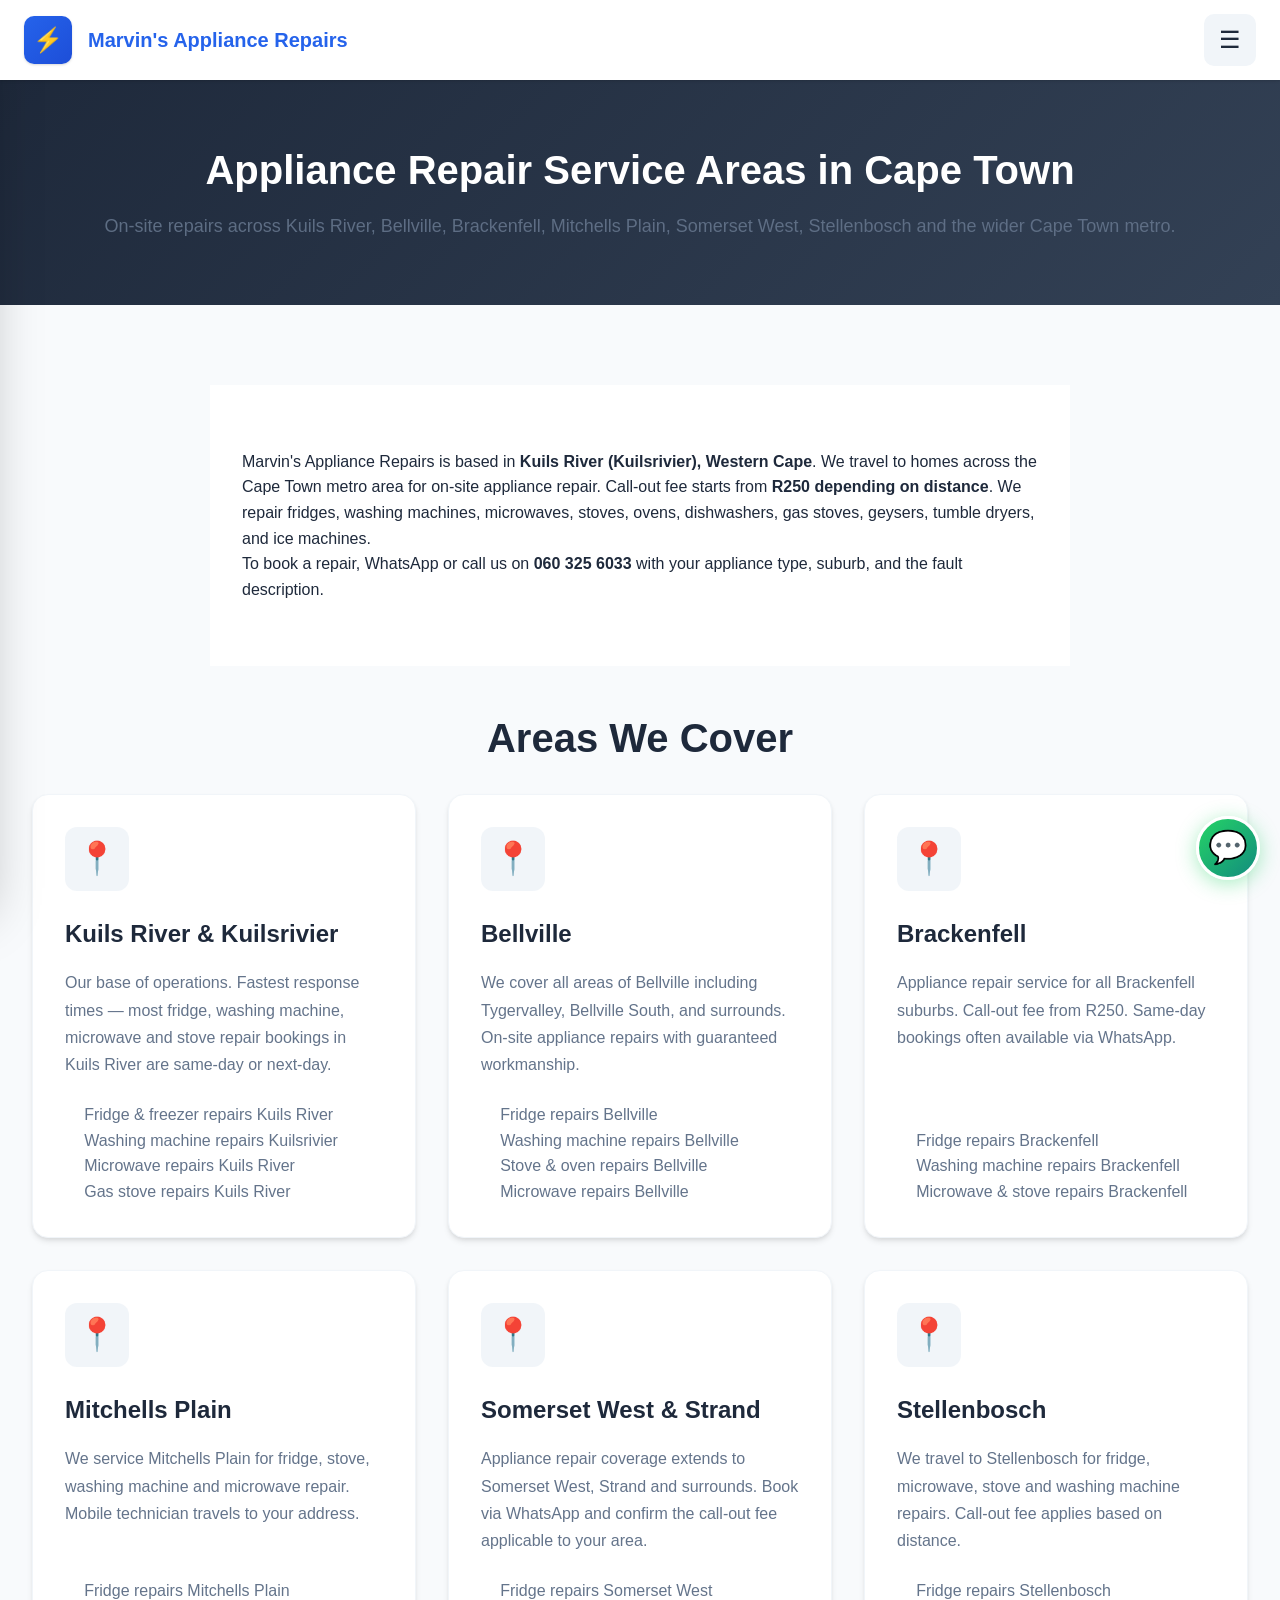
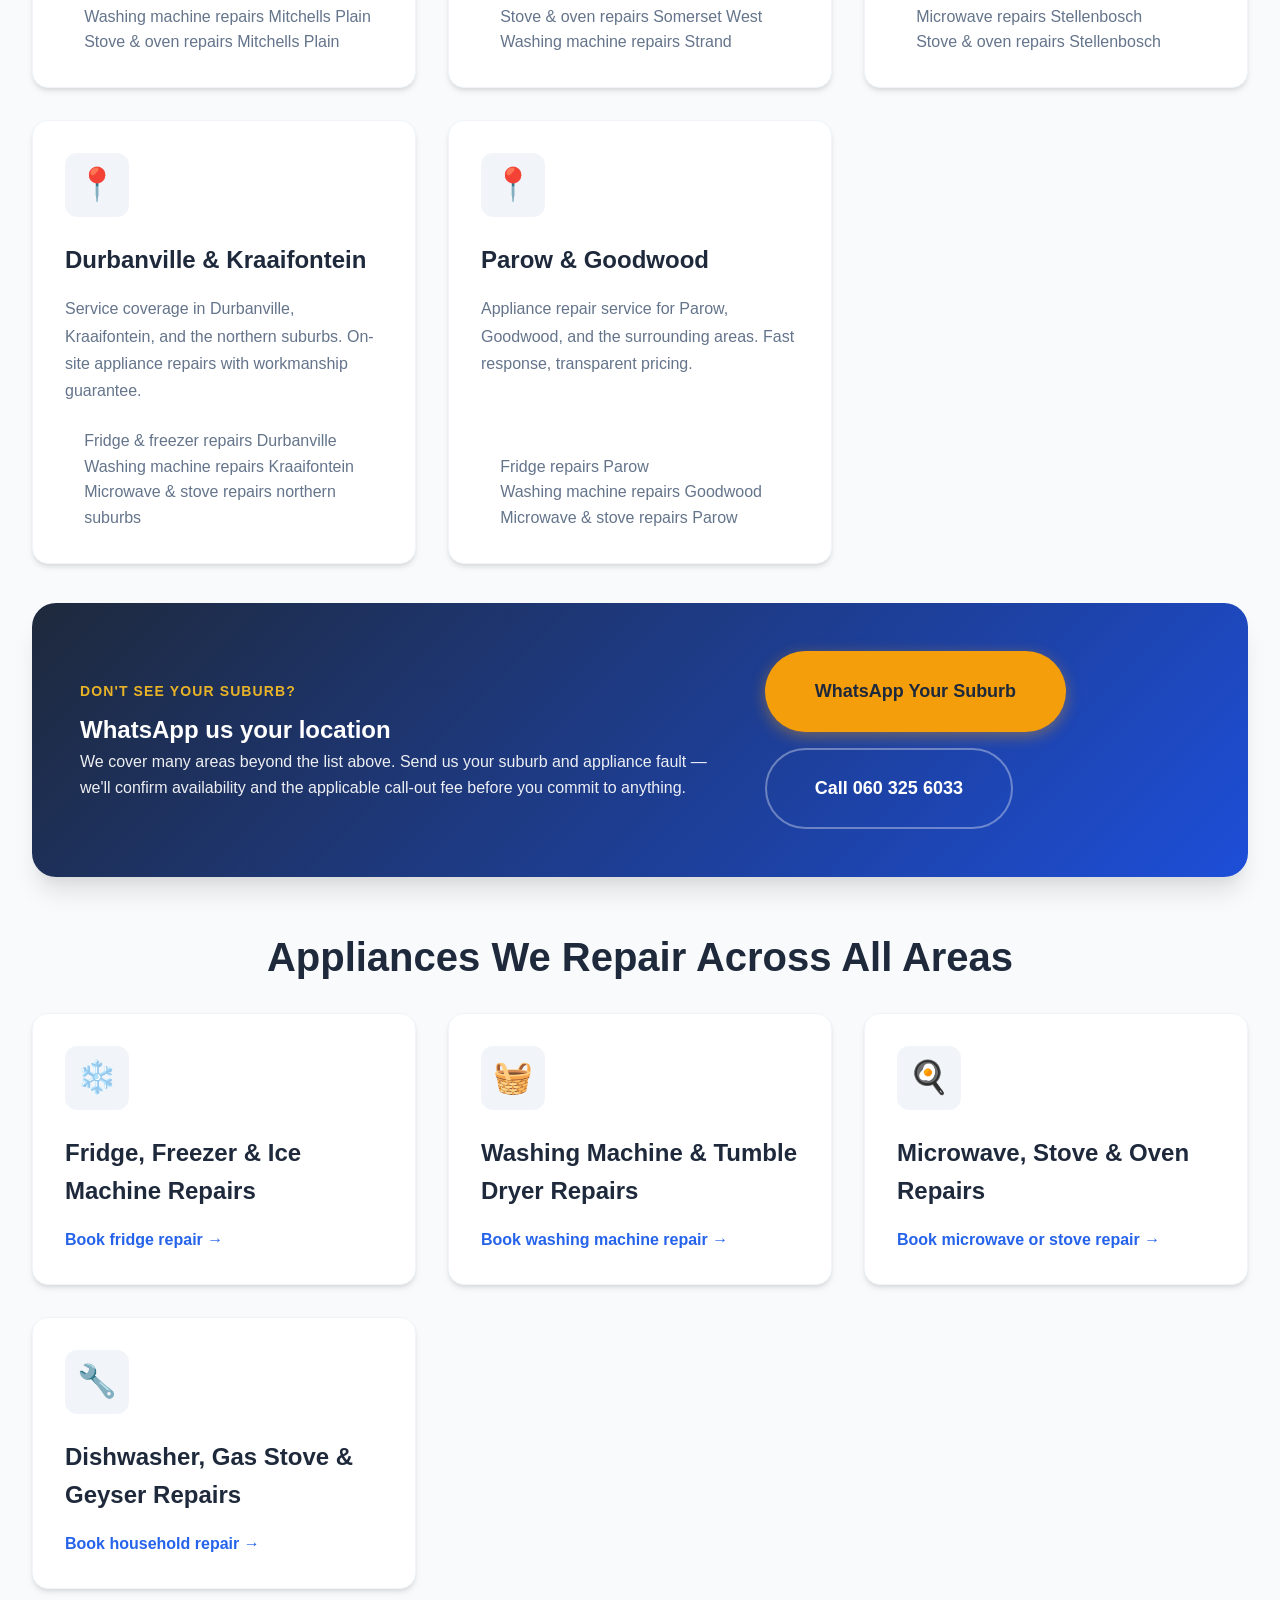
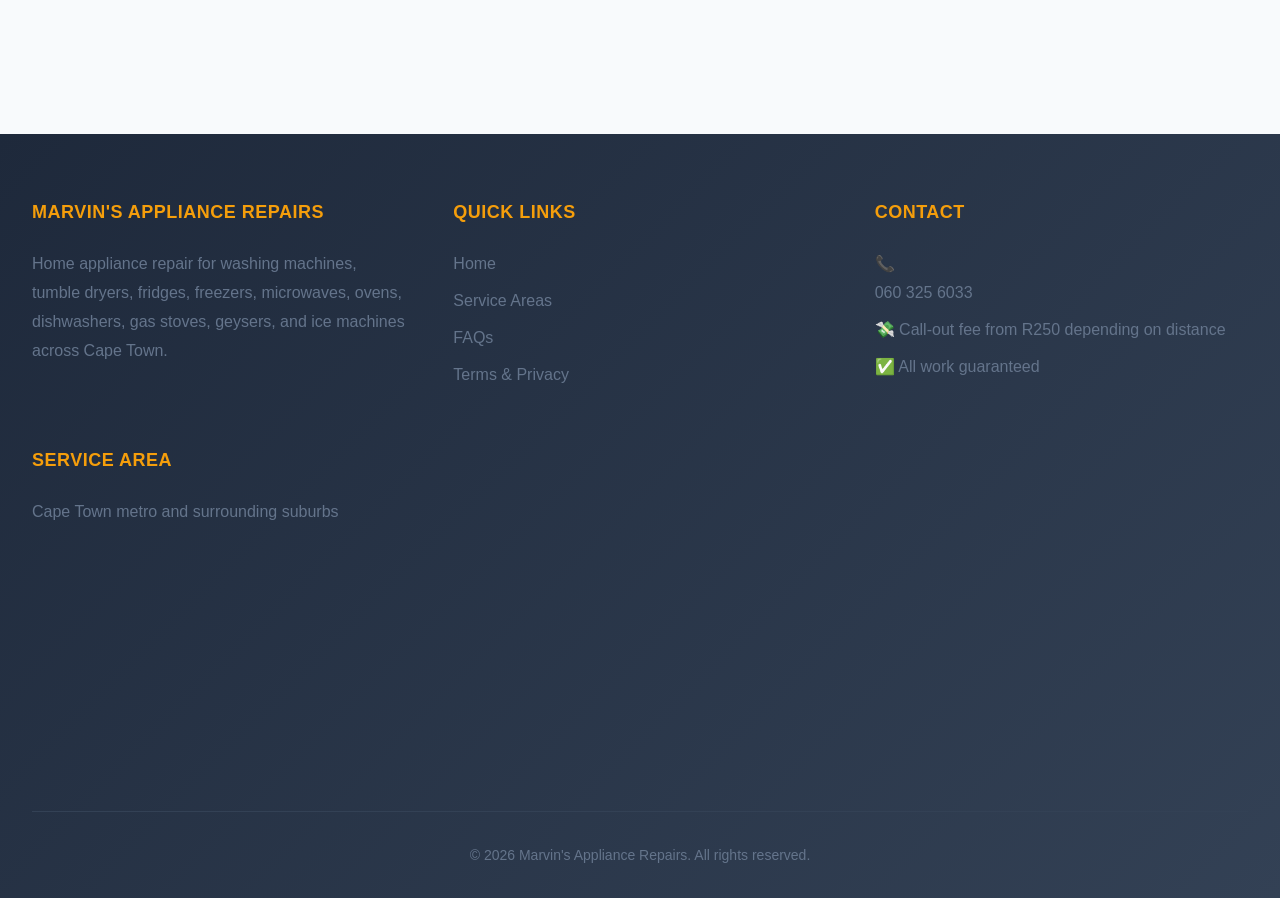
<file: service-areas.html>
<!DOCTYPE html>
<html lang="en-ZA">
<head>
    <meta charset="UTF-8">
    <meta http-equiv="X-UA-Compatible" content="IE=edge">
    <meta name="viewport" content="width=device-width, initial-scale=1.0, viewport-fit=cover">
    <title>Appliance Repair Service Areas — Cape Town, Kuils River, Bellville & More | Marvin's</title>
    <meta name="description" content="Marvin's Appliance Repairs services Cape Town, Kuils River, Bellville, Brackenfell, Mitchells Plain, Somerset West, Stellenbosch & surrounding suburbs. On-site from R250.">
    <meta name="robots" content="index,follow,max-image-preview:large,max-snippet:-1">
    <meta name="author" content="Marvin's Appliance Repairs">
    <meta name="theme-color" content="#2563eb">
    <meta name="geo.region" content="ZA-WC">
    <meta name="geo.placename" content="Kuils River, Cape Town">
    <link rel="canonical" href="https://marvinsappliancerepairs.co.za/service-areas.html">
    <link rel="icon" type="image/png" sizes="32x32" href="/favicon-32x32.png">
    <link rel="icon" type="image/png" sizes="16x16" href="/favicon-16x16.png">
    <link rel="apple-touch-icon" sizes="180x180" href="/apple-touch-icon.png">
    <meta property="og:type" content="website">
    <meta property="og:title" content="Appliance Repair Service Areas — Cape Town & Surrounds | Marvin's">
    <meta property="og:description" content="On-site appliance repairs across Cape Town, Kuils River, Bellville, Brackenfell, Mitchells Plain, Somerset West and more. Call-out from R250.">
    <meta property="og:url" content="https://marvinsappliancerepairs.co.za/service-areas.html">
    <meta property="og:site_name" content="Marvin's Appliance Repairs">
    <meta property="og:locale" content="en_ZA">
    <link rel="stylesheet" href="styles.css">

    <script type="application/ld+json">
    {
      "@context": "https://schema.org",
      "@graph": [
        {
          "@type": "LocalBusiness",
          "@id": "https://marvinsappliancerepairs.co.za/#localbusiness",
          "name": "Marvin's Appliance Repairs",
          "url": "https://marvinsappliancerepairs.co.za/",
          "telephone": "+27-60-325-6033",
          "address": {
            "@type": "PostalAddress",
            "streetAddress": "14 Sidego Crescent, Highbury",
            "addressLocality": "Kuils River",
            "addressRegion": "Western Cape",
            "postalCode": "7580",
            "addressCountry": "ZA"
          },
          "areaServed": [
            { "@type": "City", "name": "Cape Town" },
            { "@type": "City", "name": "Kuils River" },
            { "@type": "City", "name": "Kuilsrivier" },
            { "@type": "City", "name": "Bellville" },
            { "@type": "City", "name": "Brackenfell" },
            { "@type": "City", "name": "Durbanville" },
            { "@type": "City", "name": "Mitchells Plain" },
            { "@type": "City", "name": "Somerset West" },
            { "@type": "City", "name": "Stellenbosch" },
            { "@type": "City", "name": "Strand" },
            { "@type": "City", "name": "Kraaifontein" },
            { "@type": "City", "name": "Parow" },
            { "@type": "City", "name": "Goodwood" }
          ]
        },
        {
          "@type": "BreadcrumbList",
          "itemListElement": [
            { "@type": "ListItem", "position": 1, "name": "Home", "item": "https://marvinsappliancerepairs.co.za/" },
            { "@type": "ListItem", "position": 2, "name": "Service Areas", "item": "https://marvinsappliancerepairs.co.za/service-areas.html" }
          ]
        }
      ]
    }
    </script>
</head>
<body>
    <header class="header">
        <a href="index.html" class="logo"><div class="logo-icon">⚡</div><span>Marvin's Appliance Repairs</span></a>
        <button class="menu-toggle" id="menuToggle" aria-label="Toggle menu" aria-expanded="false">☰</button>
    </header>

    <nav class="sidebar" id="sidebar">
        <ul class="sidebar-nav">
            <li><a href="index.html">🏠 Home</a></li>
            <li><a href="service-refrigerator.html">❄️ Fridge, Freezer & Ice Machine</a></li>
            <li><a href="service-washing.html">🧺 Washing Machine & Tumble Dryer</a></li>
            <li><a href="service-microwave.html">🍳 Microwaves, Stoves & Ovens</a></li>
            <li><a href="service-general.html">🔧 Dishwashers, Gas Stoves & Geysers</a></li>
            <li><a href="service-areas.html">📍 Service Areas</a></li>
            <li><a href="faq.html">❓ FAQs</a></li>
            <li><a href="legal.html">📄 Terms & Privacy</a></li>
        </ul>
    </nav>
    <div class="sidebar-overlay" id="sidebarOverlay"></div>

    <main>
        <section class="page-header">
            <h1>Appliance Repair Service Areas in Cape Town</h1>
            <p>On-site repairs across Kuils River, Bellville, Brackenfell, Mitchells Plain, Somerset West, Stellenbosch and the wider Cape Town metro.</p>
        </section>

        <section class="section">
            <div class="trust-section" style="max-width:860px;margin:0 auto;">
                <p>Marvin's Appliance Repairs is based in <strong>Kuils River (Kuilsrivier), Western Cape</strong>. We travel to homes across the Cape Town metro area for on-site appliance repair. Call-out fee starts from <strong>R250 depending on distance</strong>. We repair fridges, washing machines, microwaves, stoves, ovens, dishwashers, gas stoves, geysers, tumble dryers, and ice machines.</p>
                <p>To book a repair, WhatsApp or call us on <strong><a href="tel:+27603256033">060 325 6033</a></strong> with your appliance type, suburb, and the fault description.</p>
            </div>

            <h2 class="section-title" style="margin-top:2.5rem;">Areas We Cover</h2>

            <div class="services-grid" style="margin-top:1.5rem;">

                <div class="service-card">
                    <div class="service-icon">📍</div>
                    <h3>Kuils River &amp; Kuilsrivier</h3>
                    <p>Our base of operations. Fastest response times — most fridge, washing machine, microwave and stove repair bookings in Kuils River are same-day or next-day.</p>
                    <ul style="text-align:left;padding-left:1.2rem;color:var(--secondary);">
                        <li>Fridge &amp; freezer repairs Kuils River</li>
                        <li>Washing machine repairs Kuilsrivier</li>
                        <li>Microwave repairs Kuils River</li>
                        <li>Gas stove repairs Kuils River</li>
                    </ul>
                </div>

                <div class="service-card">
                    <div class="service-icon">📍</div>
                    <h3>Bellville</h3>
                    <p>We cover all areas of Bellville including Tygervalley, Bellville South, and surrounds. On-site appliance repairs with guaranteed workmanship.</p>
                    <ul style="text-align:left;padding-left:1.2rem;color:var(--secondary);">
                        <li>Fridge repairs Bellville</li>
                        <li>Washing machine repairs Bellville</li>
                        <li>Stove &amp; oven repairs Bellville</li>
                        <li>Microwave repairs Bellville</li>
                    </ul>
                </div>

                <div class="service-card">
                    <div class="service-icon">📍</div>
                    <h3>Brackenfell</h3>
                    <p>Appliance repair service for all Brackenfell suburbs. Call-out fee from R250. Same-day bookings often available via WhatsApp.</p>
                    <ul style="text-align:left;padding-left:1.2rem;color:var(--secondary);">
                        <li>Fridge repairs Brackenfell</li>
                        <li>Washing machine repairs Brackenfell</li>
                        <li>Microwave &amp; stove repairs Brackenfell</li>
                    </ul>
                </div>

                <div class="service-card">
                    <div class="service-icon">📍</div>
                    <h3>Mitchells Plain</h3>
                    <p>We service Mitchells Plain for fridge, stove, washing machine and microwave repair. Mobile technician travels to your address.</p>
                    <ul style="text-align:left;padding-left:1.2rem;color:var(--secondary);">
                        <li>Fridge repairs Mitchells Plain</li>
                        <li>Washing machine repairs Mitchells Plain</li>
                        <li>Stove &amp; oven repairs Mitchells Plain</li>
                    </ul>
                </div>

                <div class="service-card">
                    <div class="service-icon">📍</div>
                    <h3>Somerset West &amp; Strand</h3>
                    <p>Appliance repair coverage extends to Somerset West, Strand and surrounds. Book via WhatsApp and confirm the call-out fee applicable to your area.</p>
                    <ul style="text-align:left;padding-left:1.2rem;color:var(--secondary);">
                        <li>Fridge repairs Somerset West</li>
                        <li>Stove &amp; oven repairs Somerset West</li>
                        <li>Washing machine repairs Strand</li>
                    </ul>
                </div>

                <div class="service-card">
                    <div class="service-icon">📍</div>
                    <h3>Stellenbosch</h3>
                    <p>We travel to Stellenbosch for fridge, microwave, stove and washing machine repairs. Call-out fee applies based on distance.</p>
                    <ul style="text-align:left;padding-left:1.2rem;color:var(--secondary);">
                        <li>Fridge repairs Stellenbosch</li>
                        <li>Microwave repairs Stellenbosch</li>
                        <li>Stove &amp; oven repairs Stellenbosch</li>
                    </ul>
                </div>

                <div class="service-card">
                    <div class="service-icon">📍</div>
                    <h3>Durbanville &amp; Kraaifontein</h3>
                    <p>Service coverage in Durbanville, Kraaifontein, and the northern suburbs. On-site appliance repairs with workmanship guarantee.</p>
                    <ul style="text-align:left;padding-left:1.2rem;color:var(--secondary);">
                        <li>Fridge &amp; freezer repairs Durbanville</li>
                        <li>Washing machine repairs Kraaifontein</li>
                        <li>Microwave &amp; stove repairs northern suburbs</li>
                    </ul>
                </div>

                <div class="service-card">
                    <div class="service-icon">📍</div>
                    <h3>Parow &amp; Goodwood</h3>
                    <p>Appliance repair service for Parow, Goodwood, and the surrounding areas. Fast response, transparent pricing.</p>
                    <ul style="text-align:left;padding-left:1.2rem;color:var(--secondary);">
                        <li>Fridge repairs Parow</li>
                        <li>Washing machine repairs Goodwood</li>
                        <li>Microwave &amp; stove repairs Parow</li>
                    </ul>
                </div>

            </div>

            <!-- Area not listed CTA -->
            <div class="contact-banner" style="margin-top:2.5rem;">
                <div>
                    <p class="contact-banner-label">Don't see your suburb?</p>
                    <h2>WhatsApp us your location</h2>
                    <p>We cover many areas beyond the list above. Send us your suburb and appliance fault — we'll confirm availability and the applicable call-out fee before you commit to anything.</p>
                </div>
                <div class="contact-banner-actions">
                    <a href="https://wa.me/27603256033" target="_blank" rel="noopener noreferrer" class="cta-button">WhatsApp Your Suburb</a>
                    <a href="tel:+27603256033" class="cta-button cta-button-secondary">Call 060 325 6033</a>
                </div>
            </div>

            <!-- Services cross-links -->
            <h2 class="section-title" style="margin-top:3rem;">Appliances We Repair Across All Areas</h2>
            <div class="services-grid" style="margin-top:1.5rem;">
                <a href="service-refrigerator.html" class="service-card">
                    <div class="service-icon">❄️</div>
                    <h3>Fridge, Freezer &amp; Ice Machine Repairs</h3>
                    <span class="service-link">Book fridge repair →</span>
                </a>
                <a href="service-washing.html" class="service-card">
                    <div class="service-icon">🧺</div>
                    <h3>Washing Machine &amp; Tumble Dryer Repairs</h3>
                    <span class="service-link">Book washing machine repair →</span>
                </a>
                <a href="service-microwave.html" class="service-card">
                    <div class="service-icon">🍳</div>
                    <h3>Microwave, Stove &amp; Oven Repairs</h3>
                    <span class="service-link">Book microwave or stove repair →</span>
                </a>
                <a href="service-general.html" class="service-card">
                    <div class="service-icon">🔧</div>
                    <h3>Dishwasher, Gas Stove &amp; Geyser Repairs</h3>
                    <span class="service-link">Book household repair →</span>
                </a>
            </div>
        </section>
    </main>

    <footer class="footer">
        <div class="footer-content">
            <div class="footer-section">
                <h4>Marvin's Appliance Repairs</h4>
                <p>Home appliance repair for washing machines, tumble dryers, fridges, freezers, microwaves, ovens, dishwashers, gas stoves, geysers, and ice machines across Cape Town.</p>
            </div>
            <div class="footer-section">
                <h4>Quick Links</h4>
                <p><a href="index.html">Home</a></p>
                <p><a href="service-areas.html">Service Areas</a></p>
                <p><a href="faq.html">FAQs</a></p>
                <p><a href="legal.html">Terms &amp; Privacy</a></p>
            </div>
            <div class="footer-section">
                <h4>Contact</h4>
                <p>📞 <a href="tel:+27603256033">060 325 6033</a></p>
                <p>💸 Call-out fee from R250 depending on distance</p>
                <p>✅ All work guaranteed</p>
            </div>
            <div class="footer-section">
                <h4>Service Area</h4>
                <p>Cape Town metro and surrounding suburbs</p>
                <iframe
                    title="Cape Town service area map"
                    class="service-area-map"
                    src="https://www.google.com/maps?q=Kuils+River,+Cape+Town,+South+Africa&output=embed"
                    loading="lazy"
                    referrerpolicy="no-referrer-when-downgrade"
                    allowfullscreen>
                </iframe>
            </div>
        </div>
        <div class="footer-bottom">
            <p>&copy; 2026 Marvin's Appliance Repairs. All rights reserved.</p>
        </div>
    </footer>

    <a href="https://wa.me/27603256033" target="_blank" rel="noopener noreferrer" class="whatsapp-float" aria-label="Chat on WhatsApp">
        💬
    </a>

    <script src="script.js"></script>
</body>
</html>
</file>
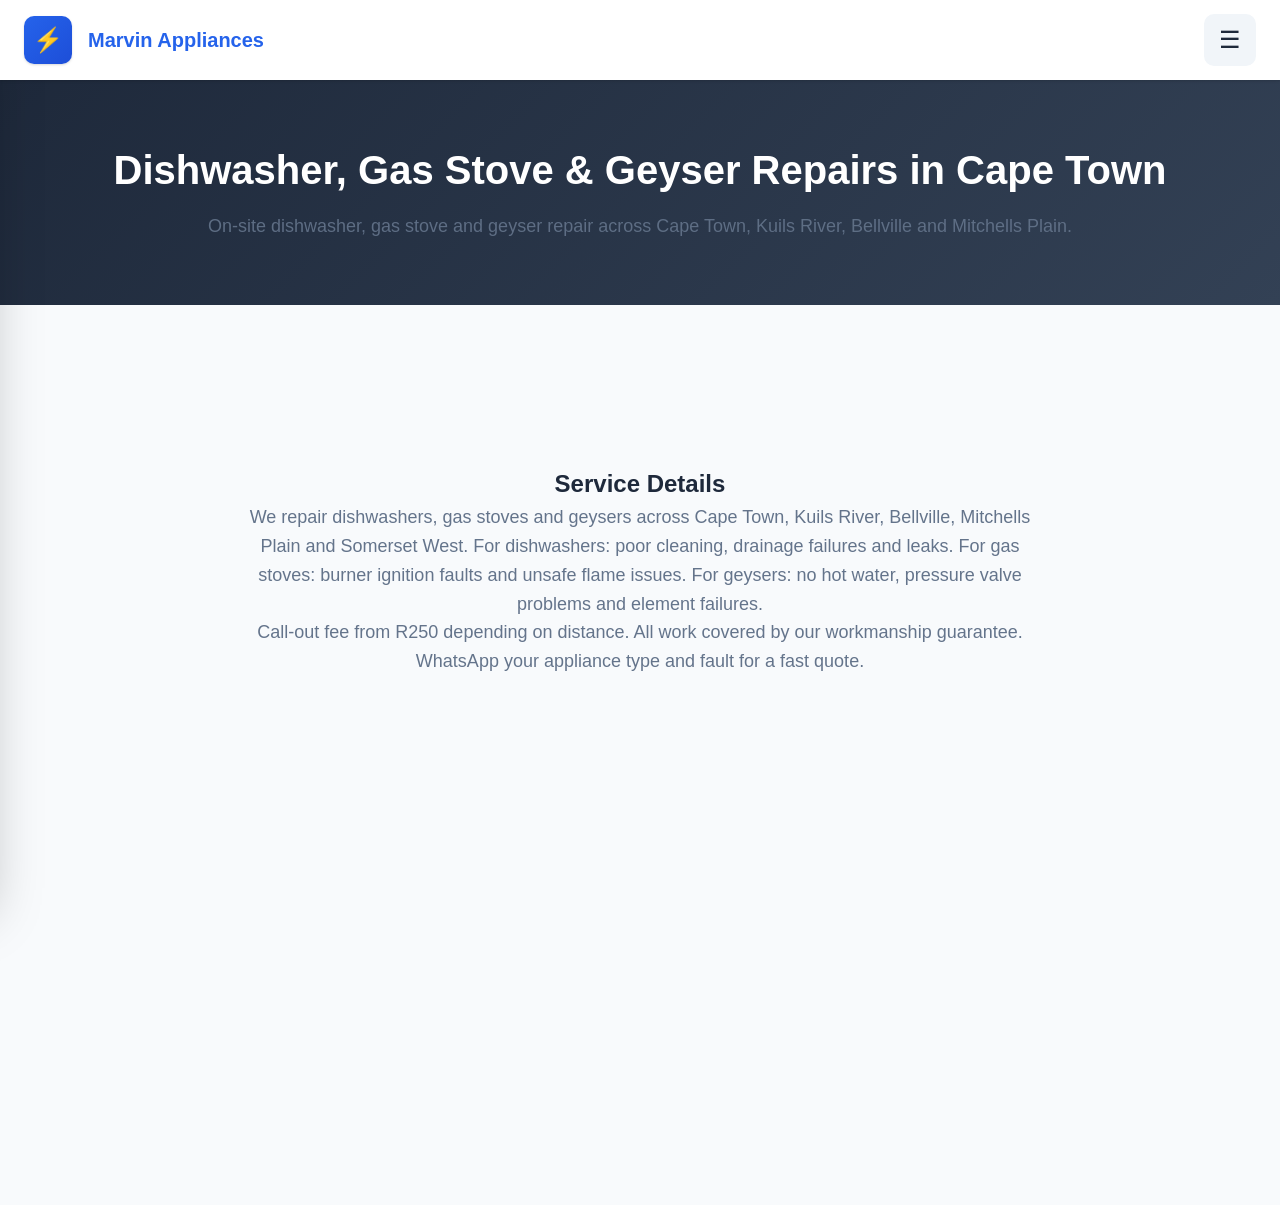
<file: service-general.html>
<!DOCTYPE html>
<html lang="en">
<head>
    <meta charset="UTF-8">
    <meta name="viewport" content="width=device-width, initial-scale=1.0, viewport-fit=cover">
    <meta name="description" content="Dishwasher, gas stove & geyser repairs in Cape Town and Kuils River. Drainage, burner ignition, water heating faults — on-site from R250. WhatsApp for same-day booking.">
    <meta name="theme-color" content="#2563eb">
    <meta name="msapplication-TileColor" content="#2563eb">
    <meta name="apple-mobile-web-app-capable" content="yes">
    <meta name="apple-mobile-web-app-status-bar-style" content="default">
    <meta name="apple-mobile-web-app-title" content="Marvin Appliances">
    <meta name="format-detection" content="telephone=yes">
    <meta name="mobile-web-app-capable" content="yes">
    <link rel="canonical" href="https://marvinappliances.co.za/service-general.html">
    <title>Dishwasher & Gas Stove Repairs Cape Town | Geyser Repairs Kuils River | Marvin's</title>
    <link rel="stylesheet" href="styles.css">
<script type="application/ld+json">
{
  "@context": "https://schema.org",
  "@graph": [
    {
      "@type": "Service",
      "name": "Dishwasher, Gas Stove & Geyser Repair",
      "serviceType": "Appliance Repair",
      "description": "On-site dishwasher, gas stove and geyser repair in Cape Town and Kuils River. Drainage faults, burner ignition issues, and water heating failures.",
      "provider": {
        "@type": "LocalBusiness",
        "name": "Marvin's Appliance Repairs",
        "@id": "https://marvinsappliancerepairs.co.za/#localbusiness",
        "telephone": "+27-60-325-6033",
        "address": {
          "@type": "PostalAddress",
          "streetAddress": "14 Sidego Crescent, Highbury",
          "addressLocality": "Kuils River",
          "addressRegion": "Western Cape",
          "postalCode": "7580",
          "addressCountry": "ZA"
        }
      },
      "areaServed": [
        { "@type": "City", "name": "Cape Town" },
        { "@type": "City", "name": "Kuils River" },
        { "@type": "City", "name": "Bellville" },
        { "@type": "City", "name": "Mitchells Plain" },
        { "@type": "City", "name": "Somerset West" }
      ],
      "offers": {
        "@type": "Offer",
        "priceRange": "R250 - R2500",
        "priceCurrency": "ZAR"
      },
      "url": "https://marvinsappliancerepairs.co.za/service-general.html"
    },
    {
      "@type": "BreadcrumbList",
      "itemListElement": [
        { "@type": "ListItem", "position": 1, "name": "Home", "item": "https://marvinsappliancerepairs.co.za/" },
        { "@type": "ListItem", "position": 2, "name": "Dishwasher, Gas Stove & Geyser Repair", "item": "https://marvinsappliancerepairs.co.za/service-general.html" }
      ]
    }
  ]
}
</script>
</head>
<body>
    <header class="header">
        <a href="index.html" class="logo"><div class="logo-icon">⚡</div><span>Marvin Appliances</span></a>
        <button class="menu-toggle" id="menuToggle" aria-label="Toggle menu" aria-expanded="false">☰</button>
    </header>

    <nav class="sidebar" id="sidebar">
        <ul class="sidebar-nav">
            <li><a href="index.html">🏠 Home</a></li>
            <li><a href="service-refrigerator.html">❄️ Fridge, Freezer & Ice Machine</a></li>
            <li><a href="service-washing.html">🧺 Washing Machine & Tumble Dryer</a></li>
            <li><a href="service-microwave.html">🍳 Microwaves, Stoves & Ovens</a></li>
            <li><a href="service-general.html">🔧 Dishwashers, Gas Stoves & Geysers</a></li>
            <li><a href="service-areas.html">📍 Service Areas</a></li>
            <li><a href="faq.html">❓ FAQs</a></li>
            <li><a href="legal.html">📄 Terms & Privacy</a></li>
        </ul>
    </nav>
    <div class="sidebar-overlay" id="sidebarOverlay"></div>

    <section class="page-header">
        <h1>Dishwasher, Gas Stove &amp; Geyser Repairs in Cape Town</h1>
        <p>On-site dishwasher, gas stove and geyser repair across Cape Town, Kuils River, Bellville and Mitchells Plain.</p>
    </section>

    <main class="main-content">
        <div class="section section-shell">
            <div class="page-intro">
                <h2>Service Details</h2>
                <p>We repair dishwashers, gas stoves and geysers across Cape Town, Kuils River, Bellville, Mitchells Plain and Somerset West. For dishwashers: poor cleaning, drainage failures and leaks. For gas stoves: burner ignition faults and unsafe flame issues. For geysers: no hot water, pressure valve problems and element failures.</p>
            <p>Call-out fee from R250 depending on distance. All work covered by our workmanship guarantee. WhatsApp your appliance type and fault for a fast quote.</p>
            <p><!-- original paragraph truncated:  or heating water problems in one responsive booking flow.</p>
            </div>

            <div class="info-grid">
                <article class="info-card">
                    <h3>Dishwashers</h3>
                    <ul class="compact-list">
                        <li>Not cleaning properly</li>
                        <li>Drainage and leak problems</li>
                        <li>Door latch faults</li>
                        <li>Pump and spray arm issues</li>
                    </ul>
                </article>
                <article class="info-card">
                    <h3>Gas stoves</h3>
                    <ul class="compact-list">
                        <li>Ignition failures</li>
                        <li>Weak or uneven flame</li>
                        <li>Burner and valve issues</li>
                        <li>Control knob faults</li>
                    </ul>
                </article>
                <article class="info-card">
                    <h3>Geyser repairs</h3>
                    <ul class="compact-list">
                        <li>No hot water</li>
                        <li>Element and thermostat faults</li>
                        <li>Pressure and leak concerns</li>
                        <li>Intermittent heating issues</li>
                    </ul>
                </article>
            </div>

            <div class="booking-section booking-panel">
                <h2 class="booking-title">Book Dishwasher, Gas Stove or Geyser Repair</h2>
                <p class="booking-copy">Call-out fee starts from R250 depending on distance, with guaranteed workmanship on completed repair work.</p>
                <div class="booking-highlights">
                    <span>🍽️ Dishwashers</span>
                    <span>⛽ Gas stoves</span>
                    <span>🚿 Geyser repairs</span>
                    <span>💸 From R250</span>
                </div>

                <div class="success-message">✅ Booking received! We'll contact you shortly to confirm your appointment.</div>

                <form name="booking-general" method="POST" action="/thank-you.html" data-netlify="true" netlify-honeypot="bot-field">
                    <input type="hidden" name="form-name" value="booking-general">
                    <input type="hidden" name="service" value="Dishwashers, Gas Stoves & Geyser Repairs">
                    <p style="display:none;"><input name="bot-field"></p>

                    <div class="form-row">
                        <div class="form-group">
                            <label for="name">Full Name *</label>
                            <input type="text" id="name" name="name" required placeholder="John Doe">
                        </div>
                        <div class="form-group">
                            <label for="phone">Phone Number *</label>
                            <input type="tel" id="phone" name="phone" required inputmode="tel" autocomplete="tel" pattern="^\+?[0-9\s()-]{10,15}$" placeholder="+27 60 325 6033">
                        </div>
                    </div>

                    <div class="form-row">
                        <div class="form-group">
                            <label for="email">Email Address *</label>
                            <input type="email" id="email" name="email" required autocomplete="email" placeholder="name@example.com">
                        </div>
                    </div>

                    <div class="form-row">
                        <div class="form-group">
                            <label for="address">Service Address *</label>
                            <input type="text" id="address" name="address" required placeholder="123 Main Street, Suburb">
                        </div>
                        <div class="form-group">
                            <label for="brand">Appliance Type / Brand</label>
                            <input type="text" id="brand" name="brand" placeholder="Dishwasher, gas stove, geyser + brand if known">
                        </div>
                    </div>

                    <div class="form-group">
                        <label for="issue">Describe the Problem *</label>
                        <textarea id="issue" name="issue" required placeholder="Describe the fault, when it started, and whether the issue is urgent."></textarea>
                    </div>

                    <div class="form-row">
                        <div class="form-group">
                            <label for="date">Preferred Date *</label>
                            <input type="date" id="date" name="date" required>
                        </div>
                        <div class="form-group">
                            <label for="time">Preferred Time *</label>
                            <select id="time" name="time" required>
                                <option value="">Select time slot...</option>
                                <option value="morning">Morning (8AM - 12PM)</option>
                                <option value="afternoon">Afternoon (12PM - 4PM)</option>
                                <option value="evening">Evening (4PM - 6PM)</option>
                                <option value="emergency">Emergency (ASAP)</option>
                            </select>
                        </div>
                    </div>

                    <button type="submit" class="submit-btn">Request Booking</button>
                </form>
            </div>
        </div>
    </main>

    <footer class="footer">
        <div class="footer-content">
            <div class="footer-section">
                <h4>Marvin Appliances</h4>
                <p>Focused appliance repairs for the services customers need most, with no TV repair service listed.</p>
            </div>
            <div class="footer-section">
                <h4>Quick Links</h4>
                <p><a href="index.html">Home</a></p>
                <p><a href="faq.html">FAQs</a></p>
                <p><a href="legal.html">Terms & Privacy</a></p>
            </div>
            <div class="footer-section">
                <h4>Contact</h4>
                <p>📞 060 325 6033</p>
                <p>💸 Call-out fee from R250 depending on distance</p>
                <p>✅ All work guarantee</p>
            </div>
        </div>
        <div class="footer-bottom"><p>&copy; 2026 Marvin's Appliance Repairs. All rights reserved.</p></div>
    </footer>

    <a href="https://wa.me/27603256033" target="_blank" rel="noopener noreferrer" class="whatsapp-float" aria-label="Chat on WhatsApp">💬</a>
    <script src="script.js"></script>
</body>
</html>
</file>
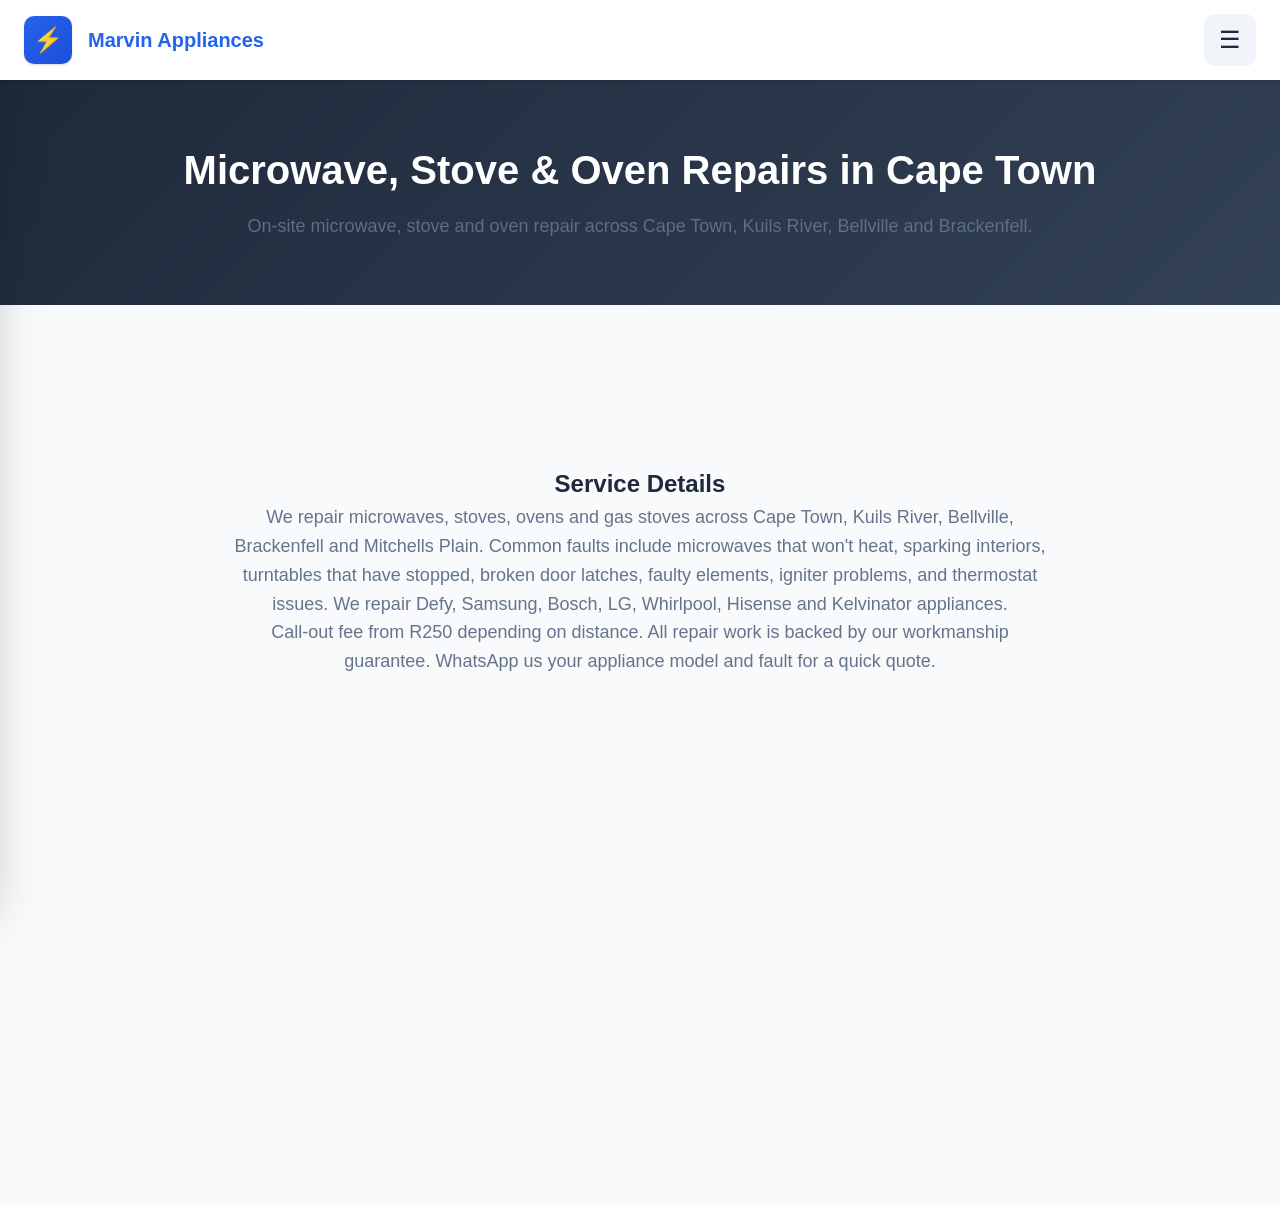
<file: service-microwave.html>
<!DOCTYPE html>
<html lang="en">
<head>
    <meta charset="UTF-8">
    <meta name="viewport" content="width=device-width, initial-scale=1.0, viewport-fit=cover">
    <meta name="description" content="Microwave, stove & oven repairs in Cape Town and Kuils River. Heating faults, broken elements, igniter issues — on-site from R250. Same-day WhatsApp booking.">
    <meta name="theme-color" content="#2563eb">
    <meta name="msapplication-TileColor" content="#2563eb">
    <meta name="apple-mobile-web-app-capable" content="yes">
    <meta name="apple-mobile-web-app-status-bar-style" content="default">
    <meta name="apple-mobile-web-app-title" content="Marvin Appliances">
    <meta name="format-detection" content="telephone=yes">
    <meta name="mobile-web-app-capable" content="yes">
    <link rel="canonical" href="https://marvinappliances.co.za/service-microwave.html">
    <title>Microwave & Stove Repairs Cape Town | Kuils River | Marvin's Appliance Repairs</title>
    <link rel="stylesheet" href="styles.css">
<script type="application/ld+json">
{
  "@context": "https://schema.org",
  "@graph": [
    {
      "@type": "Service",
      "name": "Microwave, Stove & Oven Repair",
      "serviceType": "Appliance Repair",
      "description": "On-site microwave, stove and oven repair in Cape Town and Kuils River. Heating faults, broken elements, gas igniter issues, and control panel failures.",
      "provider": {
        "@type": "LocalBusiness",
        "name": "Marvin's Appliance Repairs",
        "@id": "https://marvinsappliancerepairs.co.za/#localbusiness",
        "telephone": "+27-60-325-6033",
        "address": {
          "@type": "PostalAddress",
          "streetAddress": "14 Sidego Crescent, Highbury",
          "addressLocality": "Kuils River",
          "addressRegion": "Western Cape",
          "postalCode": "7580",
          "addressCountry": "ZA"
        }
      },
      "areaServed": [
        { "@type": "City", "name": "Cape Town" },
        { "@type": "City", "name": "Kuils River" },
        { "@type": "City", "name": "Bellville" },
        { "@type": "City", "name": "Brackenfell" },
        { "@type": "City", "name": "Mitchells Plain" }
      ],
      "offers": {
        "@type": "Offer",
        "priceRange": "R250 - R2500",
        "priceCurrency": "ZAR"
      },
      "url": "https://marvinsappliancerepairs.co.za/service-microwave.html"
    },
    {
      "@type": "BreadcrumbList",
      "itemListElement": [
        { "@type": "ListItem", "position": 1, "name": "Home", "item": "https://marvinsappliancerepairs.co.za/" },
        { "@type": "ListItem", "position": 2, "name": "Microwave, Stove & Oven Repair", "item": "https://marvinsappliancerepairs.co.za/service-microwave.html" }
      ]
    }
  ]
}
</script>
</head>
<body>
    <header class="header">
        <a href="index.html" class="logo"><div class="logo-icon">⚡</div><span>Marvin Appliances</span></a>
        <button class="menu-toggle" id="menuToggle" aria-label="Toggle menu" aria-expanded="false">☰</button>
    </header>

    <nav class="sidebar" id="sidebar">
        <ul class="sidebar-nav">
            <li><a href="index.html">🏠 Home</a></li>
            <li><a href="service-refrigerator.html">❄️ Fridge, Freezer & Ice Machine</a></li>
            <li><a href="service-washing.html">🧺 Washing Machine & Tumble Dryer</a></li>
            <li><a href="service-microwave.html">🍳 Microwaves, Stoves & Ovens</a></li>
            <li><a href="service-general.html">🔧 Dishwashers, Gas Stoves & Geysers</a></li>
            <li><a href="service-areas.html">📍 Service Areas</a></li>
            <li><a href="faq.html">❓ FAQs</a></li>
            <li><a href="legal.html">📄 Terms & Privacy</a></li>
        </ul>
    </nav>
    <div class="sidebar-overlay" id="sidebarOverlay"></div>

    <section class="page-header">
        <h1>Microwave, Stove &amp; Oven Repairs in Cape Town</h1>
        <p>On-site microwave, stove and oven repair across Cape Town, Kuils River, Bellville and Brackenfell.</p>
    </section>

    <main class="main-content">
        <div class="section section-shell">
            <div class="page-intro">
                <h2>Service Details</h2>
                <p>We repair microwaves, stoves, ovens and gas stoves across Cape Town, Kuils River, Bellville, Brackenfell and Mitchells Plain. Common faults include microwaves that won't heat, sparking interiors, turntables that have stopped, broken door latches, faulty elements, igniter problems, and thermostat issues. We repair Defy, Samsung, Bosch, LG, Whirlpool, Hisense and Kelvinator appliances.</p>
            <p>Call-out fee from R250 depending on distance. All repair work is backed by our workmanship guarantee. WhatsApp us your appliance model and fault for a quick quote.</p>
            <p><!-- original paragraph truncated:  burners, and controls that stop your kitchen from working properly.</p>
            </div>

            <div class="info-grid">
                <article class="info-card">
                    <h3>Microwave issues</h3>
                    <ul class="compact-list">
                        <li>Not heating food</li>
                        <li>Sparking or arcing</li>
                        <li>Turntable not rotating</li>
                        <li>Door latch faults</li>
                        <li>Display and button failures</li>
                    </ul>
                </article>
                <article class="info-card">
                    <h3>Stove & oven issues</h3>
                    <ul class="compact-list">
                        <li>Broken elements and poor heating</li>
                        <li>Gas burner and ignition problems</li>
                        <li>Oven not reaching temperature</li>
                        <li>Control switch faults</li>
                        <li>Uneven cooking and thermostat issues</li>
                    </ul>
                </article>
            </div>

            <div class="booking-section booking-panel">
                <h2 class="booking-title">Book Microwave, Stove & Oven Repair</h2>
                <p class="booking-copy">Optimized spacing, stacked inputs, and readable text make this form easy to use on mobile devices.</p>
                <div class="booking-highlights">
                    <span>🍲 Microwaves</span>
                    <span>🔥 Stoves and ovens</span>
                    <span>⛽ Gas stoves</span>
                    <span>✅ Guaranteed work</span>
                </div>

                <div class="success-message">✅ Booking received! We'll contact you shortly to confirm your appointment.</div>

                <form name="booking-microwave" method="POST" action="/thank-you.html" data-netlify="true" netlify-honeypot="bot-field">
                    <input type="hidden" name="form-name" value="booking-microwave">
                    <input type="hidden" name="service" value="Microwaves, Stoves & Ovens Repair">
                    <p style="display:none;"><input name="bot-field"></p>

                    <div class="form-row">
                        <div class="form-group">
                            <label for="name">Full Name *</label>
                            <input type="text" id="name" name="name" required placeholder="John Doe">
                        </div>
                        <div class="form-group">
                            <label for="phone">Phone Number *</label>
                            <input type="tel" id="phone" name="phone" required inputmode="tel" autocomplete="tel" pattern="^\+?[0-9\s()-]{10,15}$" placeholder="+27 60 325 6033">
                        </div>
                    </div>

                    <div class="form-row">
                        <div class="form-group">
                            <label for="email">Email Address *</label>
                            <input type="email" id="email" name="email" required autocomplete="email" placeholder="name@example.com">
                        </div>
                    </div>

                    <div class="form-row">
                        <div class="form-group">
                            <label for="address">Service Address *</label>
                            <input type="text" id="address" name="address" required placeholder="123 Main Street, Suburb">
                        </div>
                        <div class="form-group">
                            <label for="brand">Brand & Model</label>
                            <input type="text" id="brand" name="brand" placeholder="Defy, Samsung, Bosch, etc.">
                        </div>
                    </div>

                    <div class="form-group">
                        <label for="issue">Describe the Problem *</label>
                        <textarea id="issue" name="issue" required placeholder="Tell us if it is a microwave, stove, oven, or gas stove and explain the issue."></textarea>
                    </div>

                    <div class="form-row">
                        <div class="form-group">
                            <label for="date">Preferred Date *</label>
                            <input type="date" id="date" name="date" required>
                        </div>
                        <div class="form-group">
                            <label for="time">Preferred Time *</label>
                            <select id="time" name="time" required>
                                <option value="">Select time slot...</option>
                                <option value="morning">Morning (8AM - 12PM)</option>
                                <option value="afternoon">Afternoon (12PM - 4PM)</option>
                                <option value="evening">Evening (4PM - 6PM)</option>
                                <option value="emergency">Emergency (ASAP)</option>
                            </select>
                        </div>
                    </div>

                    <button type="submit" class="submit-btn">Request Booking</button>
                </form>
            </div>
        </div>
    </main>

    <footer class="footer">
        <div class="footer-content">
            <div class="footer-section">
                <h4>Marvin Appliances</h4>
                <p>Kitchen and household appliance repair with no TV repair distractions.</p>
            </div>
            <div class="footer-section">
                <h4>Quick Links</h4>
                <p><a href="index.html">Home</a></p>
                <p><a href="faq.html">FAQs</a></p>
                <p><a href="legal.html">Terms & Privacy</a></p>
            </div>
            <div class="footer-section">
                <h4>Contact</h4>
                <p>📞 060 325 6033</p>
                <p>💸 Call-out fee from R250 depending on distance</p>
                <p>✅ All work guarantee</p>
            </div>
        </div>
        <div class="footer-bottom"><p>&copy; 2026 Marvin's Appliance Repairs. All rights reserved.</p></div>
    </footer>

    <a href="https://wa.me/27603256033" target="_blank" rel="noopener noreferrer" class="whatsapp-float" aria-label="Chat on WhatsApp">💬</a>
    <script src="script.js"></script>
</body>
</html>
</file>
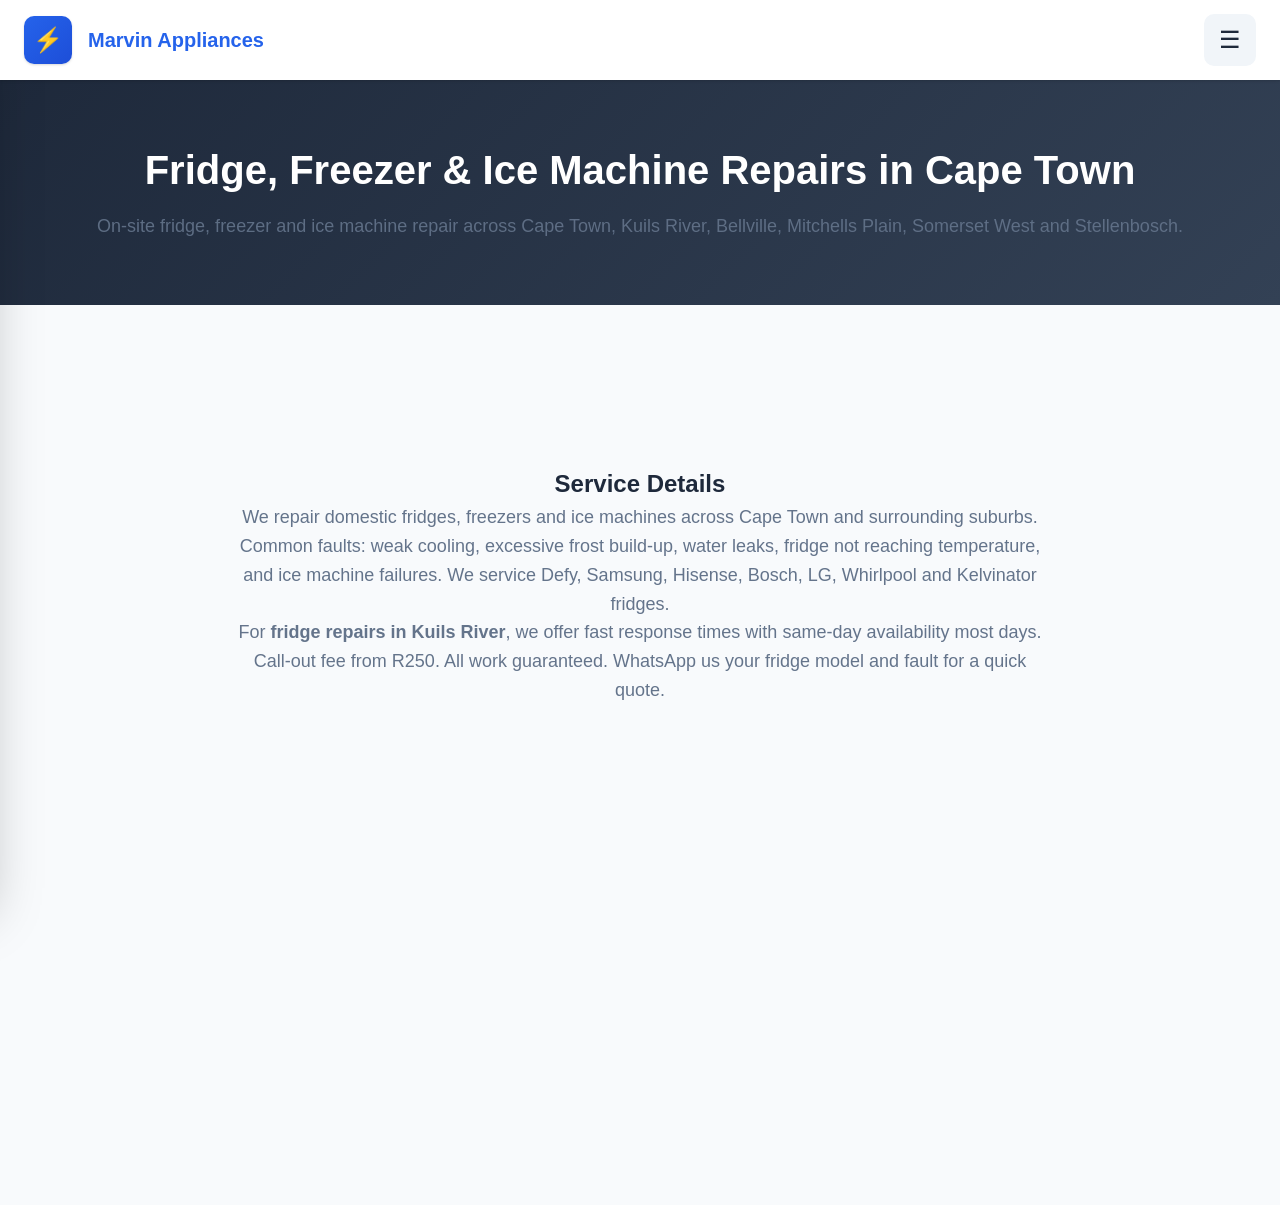
<file: service-refrigerator.html>
<!DOCTYPE html>
<html lang="en">
<head>
    <meta charset="UTF-8">
    <meta name="viewport" content="width=device-width, initial-scale=1.0, viewport-fit=cover">
    <meta name="description" content="Fridge, freezer & ice machine repairs across Cape Town & Kuils River. Weak cooling, frost build-up, water leaks — on-site from R250. WhatsApp Marvin's for same-day booking.">
    <meta name="theme-color" content="#2563eb">
    <meta name="msapplication-TileColor" content="#2563eb">
    <meta name="apple-mobile-web-app-capable" content="yes">
    <meta name="apple-mobile-web-app-status-bar-style" content="default">
    <meta name="apple-mobile-web-app-title" content="Marvin Appliances">
    <meta name="format-detection" content="telephone=yes">
    <meta name="mobile-web-app-capable" content="yes">
    <link rel="canonical" href="https://marvinappliances.co.za/service-refrigerator.html">
    <title>Fridge & Freezer Repairs Cape Town | Kuils River Ice Machine Repair | Marvin's</title>
    <link rel="stylesheet" href="styles.css">
<script type="application/ld+json">
{
  "@context": "https://schema.org",
  "@graph": [
    {
      "@type": "Service",
      "name": "Fridge, Freezer & Ice Machine Repair",
      "serviceType": "Appliance Repair",
      "description": "On-site fridge, freezer and ice machine repair across Cape Town and Kuils River. Cooling faults, frost build-up, water leaks, and ice machine failures.",
      "provider": {
        "@type": "LocalBusiness",
        "name": "Marvin's Appliance Repairs",
        "@id": "https://marvinsappliancerepairs.co.za/#localbusiness",
        "telephone": "+27-60-325-6033",
        "address": {
          "@type": "PostalAddress",
          "streetAddress": "14 Sidego Crescent, Highbury",
          "addressLocality": "Kuils River",
          "addressRegion": "Western Cape",
          "postalCode": "7580",
          "addressCountry": "ZA"
        }
      },
      "areaServed": [
        { "@type": "City", "name": "Cape Town" },
        { "@type": "City", "name": "Kuils River" },
        { "@type": "City", "name": "Bellville" },
        { "@type": "City", "name": "Mitchells Plain" },
        { "@type": "City", "name": "Somerset West" },
        { "@type": "City", "name": "Stellenbosch" }
      ],
      "offers": {
        "@type": "Offer",
        "priceRange": "R250 - R2500",
        "priceCurrency": "ZAR"
      },
      "url": "https://marvinsappliancerepairs.co.za/service-refrigerator.html"
    },
    {
      "@type": "BreadcrumbList",
      "itemListElement": [
        { "@type": "ListItem", "position": 1, "name": "Home", "item": "https://marvinsappliancerepairs.co.za/" },
        { "@type": "ListItem", "position": 2, "name": "Fridge, Freezer & Ice Machine Repair", "item": "https://marvinsappliancerepairs.co.za/service-refrigerator.html" }
      ]
    }
  ]
}
</script>
</head>
<body>
    <header class="header">
        <a href="index.html" class="logo">
            <div class="logo-icon">⚡</div>
            <span>Marvin Appliances</span>
        </a>
        <button class="menu-toggle" id="menuToggle" aria-label="Toggle menu" aria-expanded="false">☰</button>
    </header>

    <nav class="sidebar" id="sidebar">
        <ul class="sidebar-nav">
            <li><a href="index.html">🏠 Home</a></li>
            <li><a href="service-refrigerator.html">❄️ Fridge, Freezer & Ice Machine</a></li>
            <li><a href="service-washing.html">🧺 Washing Machine & Tumble Dryer</a></li>
            <li><a href="service-microwave.html">🍳 Microwaves, Stoves & Ovens</a></li>
            <li><a href="service-general.html">🔧 Dishwashers, Gas Stoves & Geysers</a></li>
            <li><a href="service-areas.html">📍 Service Areas</a></li>
            <li><a href="faq.html">❓ FAQs</a></li>
            <li><a href="legal.html">📄 Terms & Privacy</a></li>
        </ul>
    </nav>
    <div class="sidebar-overlay" id="sidebarOverlay"></div>

    <section class="page-header">
        <h1>Fridge, Freezer &amp; Ice Machine Repairs in Cape Town</h1>
        <p>On-site fridge, freezer and ice machine repair across Cape Town, Kuils River, Bellville, Mitchells Plain, Somerset West and Stellenbosch.</p>
    </section>

    <main class="main-content">
        <div class="section section-shell">
            <div class="page-intro">
                <h2>Service Details</h2>
                <p>We repair domestic fridges, freezers and ice machines across Cape Town and surrounding suburbs. Common faults: weak cooling, excessive frost build-up, water leaks, fridge not reaching temperature, and ice machine failures. We service Defy, Samsung, Hisense, Bosch, LG, Whirlpool and Kelvinator fridges.</p>
            <p>For <strong>fridge repairs in Kuils River</strong>, we offer fast response times with same-day availability most days. Call-out fee from R250. All work guaranteed. WhatsApp us your fridge model and fault for a quick quote.</p>
            <p><!-- original paragraph truncated: ses on practical repairs that keep your kitchen running.</p>
            </div>

            <div class="info-grid">
                <article class="info-card">
                    <h3>Common faults</h3>
                    <ul class="compact-list">
                        <li>Not cooling or freezing properly</li>
                        <li>Water leaks and blocked drains</li>
                        <li>Ice maker or ice machine faults</li>
                        <li>Compressor and thermostat issues</li>
                        <li>Door seal and temperature control problems</li>
                    </ul>
                </article>
                <article class="info-card">
                    <h3>Why book this service</h3>
                    <ul class="compact-list">
                        <li>Call-out fee from R250 depending on distance</li>
                        <li>Suitable for fridges, freezers, and ice machines</li>
                        <li>Responsive booking layout for mobile users</li>
                        <li>All work guarantee</li>
                    </ul>
                </article>
            </div>

            <div class="booking-section booking-panel">
                <h2 class="booking-title">Book Fridge, Freezer & Ice Machine Repair</h2>
                <p class="booking-copy">Send your details and we will confirm availability as quickly as possible.</p>
                <div class="booking-highlights">
                    <span>❄️ Fridge and freezers</span>
                    <span>🧊 Ice machines</span>
                    <span>💸 From R250 call-out</span>
                    <span>✅ Guaranteed work</span>
                </div>

                <div class="success-message">
                    ✅ Booking received! We'll contact you shortly to confirm your appointment.
                </div>

                <form name="booking-refrigerator" method="POST" action="/thank-you.html" data-netlify="true" netlify-honeypot="bot-field">
                    <input type="hidden" name="form-name" value="booking-refrigerator">
                    <input type="hidden" name="service" value="Fridge, Freezer & Ice Machine Repair">
                    <p style="display: none;"><input name="bot-field"></p>

                    <div class="form-row">
                        <div class="form-group">
                            <label for="name">Full Name *</label>
                            <input type="text" id="name" name="name" required placeholder="John Doe">
                        </div>
                        <div class="form-group">
                            <label for="phone">Phone Number *</label>
                            <input type="tel" id="phone" name="phone" required inputmode="tel" autocomplete="tel" pattern="^\+?[0-9\s()-]{10,15}$" placeholder="+27 60 325 6033">
                        </div>
                    </div>

                    <div class="form-row">
                        <div class="form-group">
                            <label for="email">Email Address *</label>
                            <input type="email" id="email" name="email" required autocomplete="email" placeholder="name@example.com">
                        </div>
                    </div>

                    <div class="form-row">
                        <div class="form-group">
                            <label for="address">Service Address *</label>
                            <input type="text" id="address" name="address" required placeholder="123 Main Street, Suburb">
                        </div>
                        <div class="form-group">
                            <label for="brand">Brand & Model</label>
                            <input type="text" id="brand" name="brand" placeholder="Samsung, LG, Defy, etc.">
                        </div>
                    </div>

                    <div class="form-group">
                        <label for="issue">Describe the Problem *</label>
                        <textarea id="issue" name="issue" required placeholder="Tell us if the fridge, freezer, or ice machine is leaking, not cooling, or making unusual noises."></textarea>
                    </div>

                    <div class="form-row">
                        <div class="form-group">
                            <label for="date">Preferred Date *</label>
                            <input type="date" id="date" name="date" required>
                        </div>
                        <div class="form-group">
                            <label for="time">Preferred Time *</label>
                            <select id="time" name="time" required>
                                <option value="">Select time slot...</option>
                                <option value="morning">Morning (8AM - 12PM)</option>
                                <option value="afternoon">Afternoon (12PM - 4PM)</option>
                                <option value="evening">Evening (4PM - 6PM)</option>
                                <option value="emergency">Emergency (ASAP)</option>
                            </select>
                        </div>
                    </div>

                    <button type="submit" class="submit-btn">Request Booking</button>
                </form>
            </div>
        </div>
    </main>

    <footer class="footer">
        <div class="footer-content">
            <div class="footer-section">
                <h4>Marvin Appliances</h4>
                <p>Repairs for fridges, freezers, ice machines, washing machines, tumble dryers, stoves, ovens, microwaves, dishwashers, gas stoves, and geysers.</p>
            </div>
            <div class="footer-section">
                <h4>Quick Links</h4>
                <p><a href="index.html">Home</a></p>
                <p><a href="faq.html">FAQs</a></p>
                <p><a href="legal.html">Terms & Privacy</a></p>
            </div>
            <div class="footer-section">
                <h4>Contact</h4>
                <p>📞 060 325 6033</p>
                <p>💸 Call-out fee from R250 depending on distance</p>
                <p>✅ All work guarantee</p>
            </div>
        </div>
        <div class="footer-bottom"><p>&copy; 2026 Marvin's Appliance Repairs. All rights reserved.</p></div>
    </footer>

    <a href="https://wa.me/27603256033" target="_blank" rel="noopener noreferrer" class="whatsapp-float" aria-label="Chat on WhatsApp">💬</a>
    <script src="script.js"></script>
</body>
</html>
</file>
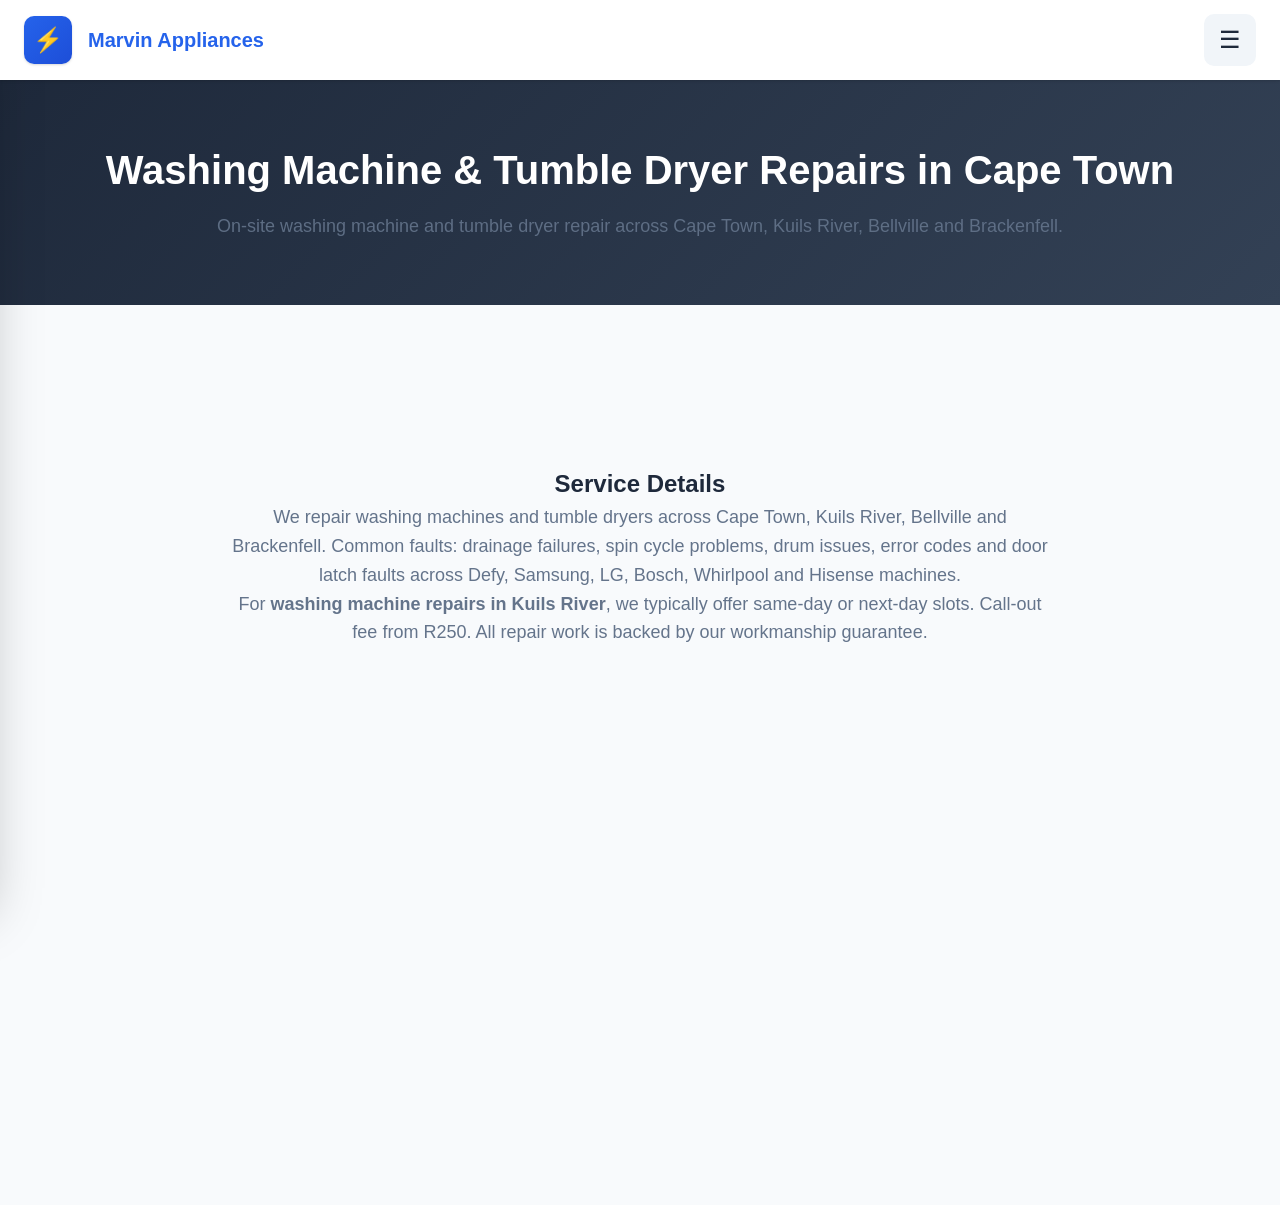
<file: service-washing.html>
<!DOCTYPE html>
<html lang="en">
<head>
    <meta charset="UTF-8">
    <meta name="viewport" content="width=device-width, initial-scale=1.0, viewport-fit=cover">
    <meta name="description" content="Washing machine & tumble dryer repairs across Cape Town and Kuils River. Drainage faults, spin cycle issues, drum problems — on-site from R250. Same-day WhatsApp bookings.">
    <meta name="theme-color" content="#2563eb">
    <meta name="msapplication-TileColor" content="#2563eb">
    <meta name="apple-mobile-web-app-capable" content="yes">
    <meta name="apple-mobile-web-app-status-bar-style" content="default">
    <meta name="apple-mobile-web-app-title" content="Marvin Appliances">
    <meta name="format-detection" content="telephone=yes">
    <meta name="mobile-web-app-capable" content="yes">
    <link rel="canonical" href="https://marvinappliances.co.za/service-washing.html">
    <title>Washing Machine & Tumble Dryer Repairs Cape Town | Kuils River | Marvin's</title>
    <link rel="stylesheet" href="styles.css">
<script type="application/ld+json">
{
  "@context": "https://schema.org",
  "@graph": [
    {
      "@type": "Service",
      "name": "Washing Machine & Tumble Dryer Repair",
      "serviceType": "Appliance Repair",
      "description": "On-site washing machine and tumble dryer repair across Cape Town and Kuils River. Drainage faults, spin cycle problems, drum issues and error codes.",
      "provider": {
        "@type": "LocalBusiness",
        "name": "Marvin's Appliance Repairs",
        "@id": "https://marvinsappliancerepairs.co.za/#localbusiness",
        "telephone": "+27-60-325-6033",
        "address": {
          "@type": "PostalAddress",
          "streetAddress": "14 Sidego Crescent, Highbury",
          "addressLocality": "Kuils River",
          "addressRegion": "Western Cape",
          "postalCode": "7580",
          "addressCountry": "ZA"
        }
      },
      "areaServed": [
        { "@type": "City", "name": "Cape Town" },
        { "@type": "City", "name": "Kuils River" },
        { "@type": "City", "name": "Bellville" },
        { "@type": "City", "name": "Brackenfell" },
        { "@type": "City", "name": "Mitchells Plain" }
      ],
      "offers": {
        "@type": "Offer",
        "priceRange": "R250 - R2500",
        "priceCurrency": "ZAR"
      },
      "url": "https://marvinsappliancerepairs.co.za/service-washing.html"
    },
    {
      "@type": "BreadcrumbList",
      "itemListElement": [
        { "@type": "ListItem", "position": 1, "name": "Home", "item": "https://marvinsappliancerepairs.co.za/" },
        { "@type": "ListItem", "position": 2, "name": "Washing Machine & Tumble Dryer Repair", "item": "https://marvinsappliancerepairs.co.za/service-washing.html" }
      ]
    }
  ]
}
</script>
</head>
<body>
    <header class="header">
        <a href="index.html" class="logo"><div class="logo-icon">⚡</div><span>Marvin Appliances</span></a>
        <button class="menu-toggle" id="menuToggle" aria-label="Toggle menu" aria-expanded="false">☰</button>
    </header>

    <nav class="sidebar" id="sidebar">
        <ul class="sidebar-nav">
            <li><a href="index.html">🏠 Home</a></li>
            <li><a href="service-refrigerator.html">❄️ Fridge, Freezer & Ice Machine</a></li>
            <li><a href="service-washing.html">🧺 Washing Machine & Tumble Dryer</a></li>
            <li><a href="service-microwave.html">🍳 Microwaves, Stoves & Ovens</a></li>
            <li><a href="service-general.html">🔧 Dishwashers, Gas Stoves & Geysers</a></li>
            <li><a href="service-areas.html">📍 Service Areas</a></li>
            <li><a href="faq.html">❓ FAQs</a></li>
            <li><a href="legal.html">📄 Terms & Privacy</a></li>
        </ul>
    </nav>
    <div class="sidebar-overlay" id="sidebarOverlay"></div>

    <section class="page-header">
        <h1>Washing Machine &amp; Tumble Dryer Repairs in Cape Town</h1>
        <p>On-site washing machine and tumble dryer repair across Cape Town, Kuils River, Bellville and Brackenfell.</p>
    </section>

    <main class="main-content">
        <div class="section section-shell">
            <div class="page-intro">
                <h2>Service Details</h2>
                <p>We repair washing machines and tumble dryers across Cape Town, Kuils River, Bellville and Brackenfell. Common faults: drainage failures, spin cycle problems, drum issues, error codes and door latch faults across Defy, Samsung, LG, Bosch, Whirlpool and Hisense machines.</p>
            <p>For <strong>washing machine repairs in Kuils River</strong>, we typically offer same-day or next-day slots. Call-out fee from R250. All repair work is backed by our workmanship guarantee.</p>
            <p><!-- original paragraph truncated: verheating and poor drying, we focus on the repairs customers actually request.</p>
            </div>

            <div class="info-grid">
                <article class="info-card">
                    <h3>Common washing machine faults</h3>
                    <ul class="compact-list">
                        <li>Not spinning or draining</li>
                        <li>Leaking water</li>
                        <li>Door lock and switch issues</li>
                        <li>Drum noise or vibration</li>
                        <li>Error codes and control faults</li>
                    </ul>
                </article>
                <article class="info-card">
                    <h3>Common tumble dryer faults</h3>
                    <ul class="compact-list">
                        <li>Not heating</li>
                        <li>Poor drying performance</li>
                        <li>Burning smell or overheating</li>
                        <li>Motor and belt problems</li>
                        <li>Timer and thermostat issues</li>
                    </ul>
                </article>
            </div>

            <div class="booking-section booking-panel">
                <h2 class="booking-title">Book Washing Machine & Tumble Dryer Repair</h2>
                <p class="booking-copy">A mobile-friendly form that works smoothly across phones, tablets, and desktops.</p>
                <div class="booking-highlights">
                    <span>🧺 Washing machines</span>
                    <span>🔥 Tumble dryers</span>
                    <span>💸 From R250 call-out</span>
                    <span>✅ Guaranteed work</span>
                </div>

                <div class="success-message">✅ Booking received! We'll contact you shortly to confirm your appointment.</div>

                <form name="booking-washing" method="POST" action="/thank-you.html" data-netlify="true" netlify-honeypot="bot-field">
                    <input type="hidden" name="form-name" value="booking-washing">
                    <input type="hidden" name="service" value="Washing Machine & Tumble Dryer Repair">
                    <p style="display:none;"><input name="bot-field"></p>

                    <div class="form-row">
                        <div class="form-group">
                            <label for="name">Full Name *</label>
                            <input type="text" id="name" name="name" required placeholder="John Doe">
                        </div>
                        <div class="form-group">
                            <label for="phone">Phone Number *</label>
                            <input type="tel" id="phone" name="phone" required inputmode="tel" autocomplete="tel" pattern="^\+?[0-9\s()-]{10,15}$" placeholder="+27 60 325 6033">
                        </div>
                    </div>

                    <div class="form-row">
                        <div class="form-group">
                            <label for="email">Email Address *</label>
                            <input type="email" id="email" name="email" required autocomplete="email" placeholder="name@example.com">
                        </div>
                    </div>

                    <div class="form-row">
                        <div class="form-group">
                            <label for="address">Service Address *</label>
                            <input type="text" id="address" name="address" required placeholder="123 Main Street, Suburb">
                        </div>
                        <div class="form-group">
                            <label for="brand">Brand & Model</label>
                            <input type="text" id="brand" name="brand" placeholder="Samsung, LG, Bosch, Defy, etc.">
                        </div>
                    </div>

                    <div class="form-group">
                        <label for="issue">Describe the Problem *</label>
                        <textarea id="issue" name="issue" required placeholder="Tell us whether it is a washing machine or tumble dryer and describe the fault."></textarea>
                    </div>

                    <div class="form-row">
                        <div class="form-group">
                            <label for="date">Preferred Date *</label>
                            <input type="date" id="date" name="date" required>
                        </div>
                        <div class="form-group">
                            <label for="time">Preferred Time *</label>
                            <select id="time" name="time" required>
                                <option value="">Select time slot...</option>
                                <option value="morning">Morning (8AM - 12PM)</option>
                                <option value="afternoon">Afternoon (12PM - 4PM)</option>
                                <option value="evening">Evening (4PM - 6PM)</option>
                                <option value="emergency">Emergency (ASAP)</option>
                            </select>
                        </div>
                    </div>

                    <button type="submit" class="submit-btn">Request Booking</button>
                </form>
            </div>
        </div>
    </main>

    <footer class="footer">
        <div class="footer-content">
            <div class="footer-section">
                <h4>Marvin Appliances</h4>
                <p>Specialists in household appliance repairs without TV repair listings.</p>
            </div>
            <div class="footer-section">
                <h4>Quick Links</h4>
                <p><a href="index.html">Home</a></p>
                <p><a href="faq.html">FAQs</a></p>
                <p><a href="legal.html">Terms & Privacy</a></p>
            </div>
            <div class="footer-section">
                <h4>Contact</h4>
                <p>📞 060 325 6033</p>
                <p>💸 Call-out fee from R250 depending on distance</p>
                <p>✅ All work guarantee</p>
            </div>
        </div>
        <div class="footer-bottom"><p>&copy; 2026 Marvin's Appliance Repairs. All rights reserved.</p></div>
    </footer>

    <a href="https://wa.me/27603256033" target="_blank" rel="noopener noreferrer" class="whatsapp-float" aria-label="Chat on WhatsApp">💬</a>
    <script src="script.js"></script>
</body>
</html>
</file>
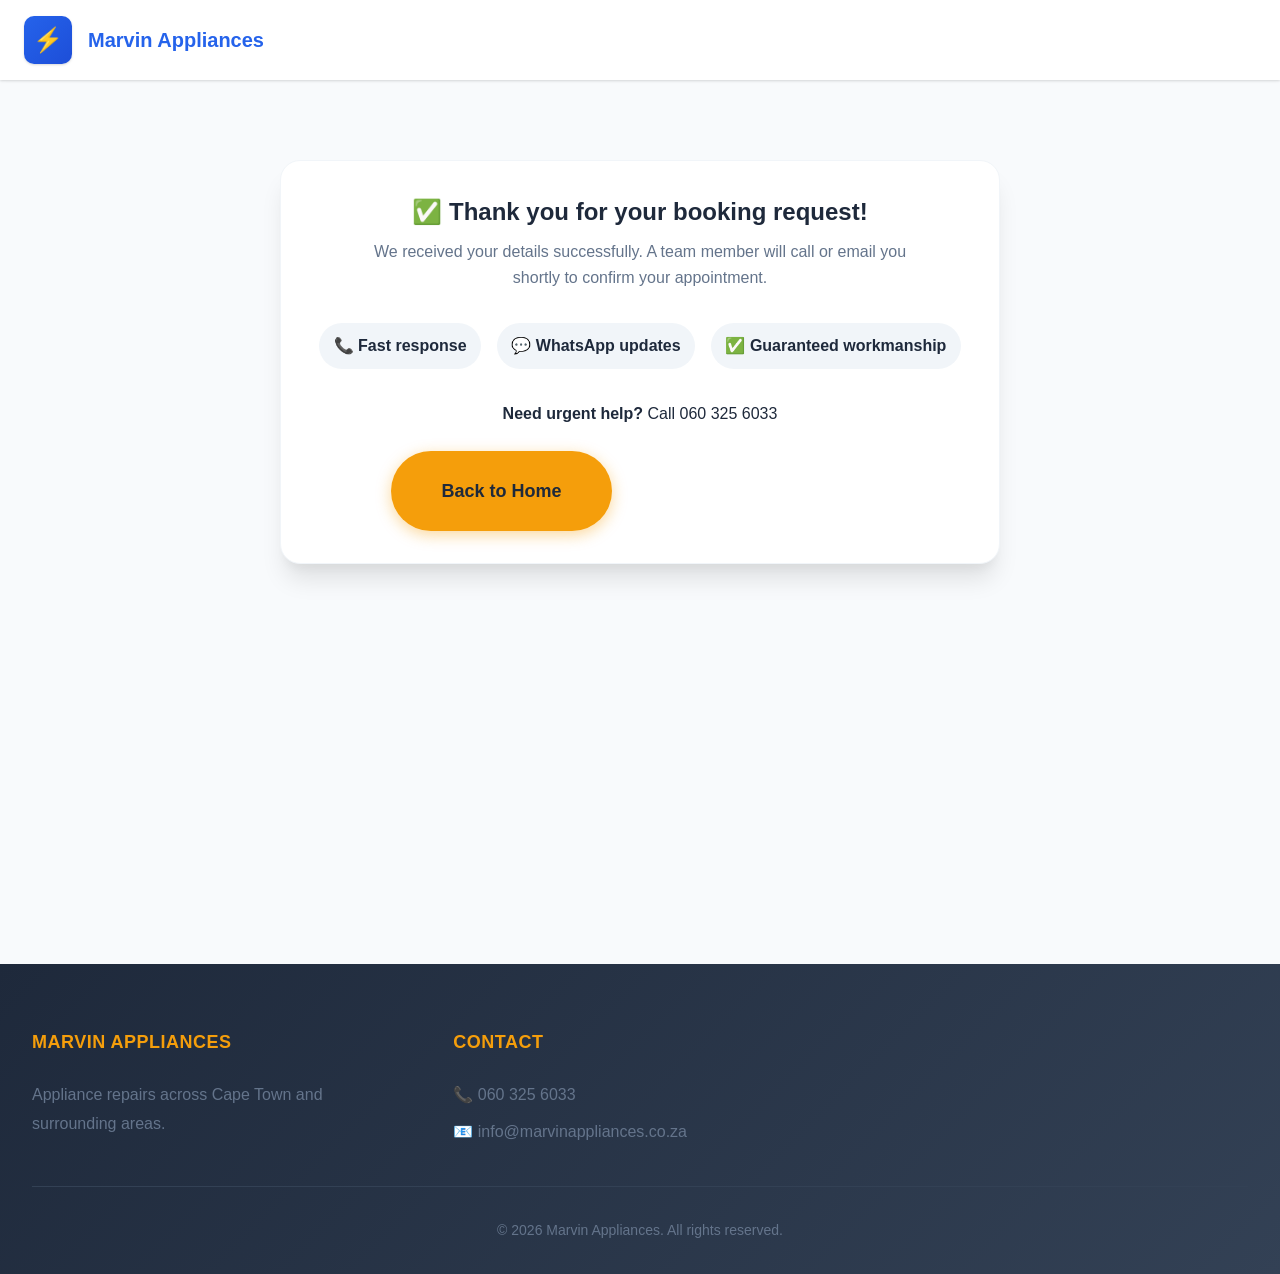
<file: thank-you.html>
<!DOCTYPE html>
<html lang="en-ZA">
<head>
    <meta charset="UTF-8">
    <meta http-equiv="X-UA-Compatible" content="IE=edge">
    <meta name="viewport" content="width=device-width, initial-scale=1.0, viewport-fit=cover">
    <title>Thank You | Marvin Appliances</title>
    <meta name="description" content="Thank you for contacting Marvin Appliances. We have received your booking request and will be in touch shortly.">
    <meta name="robots" content="noindex,follow">
    <link rel="stylesheet" href="styles.css">
</head>
<body>
    <header class="header">
        <a href="index.html" class="logo">
            <div class="logo-icon">⚡</div>
            <span>Marvin Appliances</span>
        </a>
    </header>

    <main class="main-content">
        <section class="section">
            <div class="booking-section booking-panel text-center" style="max-width: 720px; margin: 0 auto;">
                <h1 class="booking-title">✅ Thank you for your booking request!</h1>
                <p class="booking-copy">We received your details successfully. A team member will call or email you shortly to confirm your appointment.</p>
                <div class="booking-highlights" style="justify-content: center;">
                    <span>📞 Fast response</span>
                    <span>💬 WhatsApp updates</span>
                    <span>✅ Guaranteed workmanship</span>
                </div>
                <p style="margin-top: 1rem;"><strong>Need urgent help?</strong> Call <a href="tel:+27603256033">060 325 6033</a></p>
                <div class="hero-actions" style="justify-content: center; margin-top: 1.5rem;">
                    <a href="index.html" class="cta-button">Back to Home</a>
                    <a href="https://wa.me/27603256033" target="_blank" rel="noopener noreferrer" class="cta-button cta-button-secondary">Chat on WhatsApp</a>
                </div>
            </div>
        </section>
    </main>

    <footer class="footer">
        <div class="footer-content">
            <div class="footer-section">
                <h4>Marvin Appliances</h4>
                <p>Appliance repairs across Cape Town and surrounding areas.</p>
            </div>
            <div class="footer-section">
                <h4>Contact</h4>
                <p>📞 060 325 6033</p>
                <p>📧 info@marvinappliances.co.za</p>
            </div>
        </div>
        <div class="footer-bottom">
            <p>&copy; 2026 Marvin Appliances. All rights reserved.</p>
        </div>
    </footer>
</body>
</html>
</file>
<file: styles.css>
/* Marvin Appliances - Universal Responsive Design */
/* Mobile-First with Progressive Enhancement */

:root {
    /* Colors */
    --primary: #2563eb;
    --primary-dark: #1d4ed8;
    --primary-light: #3b82f6;
    --secondary: #64748b;
    --accent: #f59e0b;
    --accent-light: #fbbf24;
    --dark: #1e293b;
    --dark-light: #334155;
    --light: #f8fafc;
    --lighter: #f1f5f9;
    --white: #ffffff;
    --success: #10b981;
    --warning: #f59e0b;
    --error: #ef4444;
    --border: #e2e8f0;
    --border-light: #f1f5f9;

    /* Shadows */
    --shadow-xs: 0 1px 2px 0 rgba(0, 0, 0, 0.05);
    --shadow-sm: 0 1px 3px 0 rgba(0, 0, 0, 0.1), 0 1px 2px 0 rgba(0, 0, 0, 0.06);
    --shadow: 0 4px 6px -1px rgba(0, 0, 0, 0.1), 0 2px 4px -1px rgba(0, 0, 0, 0.06);
    --shadow-md: 0 10px 15px -3px rgba(0, 0, 0, 0.1), 0 4px 6px -2px rgba(0, 0, 0, 0.05);
    --shadow-lg: 0 20px 25px -5px rgba(0, 0, 0, 0.1), 0 10px 10px -5px rgba(0, 0, 0, 0.04);
    --shadow-xl: 0 25px 50px -12px rgba(0, 0, 0, 0.25);
    --shadow-inner: inset 0 2px 4px 0 rgba(0, 0, 0, 0.06);

    /* Spacing Scale */
    --space-1: clamp(0.25rem, 1vw, 0.5rem);
    --space-2: clamp(0.5rem, 2vw, 1rem);
    --space-3: clamp(0.75rem, 3vw, 1.5rem);
    --space-4: clamp(1rem, 4vw, 2rem);
    --space-5: clamp(1.5rem, 5vw, 3rem);
    --space-6: clamp(2rem, 6vw, 4rem);
    --space-8: clamp(3rem, 8vw, 6rem);

    /* Typography Scale */
    --text-xs: clamp(0.75rem, 2vw, 0.875rem);
    --text-sm: clamp(0.875rem, 2vw, 1rem);
    --text-base: clamp(0.9rem, 2.5vw, 1.125rem);
    --text-lg: clamp(1rem, 3vw, 1.25rem);
    --text-xl: clamp(1.125rem, 3.5vw, 1.5rem);
    --text-2xl: clamp(1.25rem, 4vw, 2rem);
    --text-3xl: clamp(1.5rem, 5vw, 2.5rem);
    --text-4xl: clamp(1.875rem, 6vw, 3.5rem);
    --text-5xl: clamp(2.25rem, 8vw, 4.5rem);

    /* Layout */
    --header-height: clamp(60px, 12vw, 80px);
    --max-width: 1400px;
    --content-max: 800px;

    /* Transitions */
    --transition-fast: 150ms ease;
    --transition-base: 300ms ease;
    --transition-slow: 500ms ease;
}

/* ==================== RESET & BASE ==================== */
*, *::before, *::after {
    margin: 0;
    padding: 0;
    box-sizing: border-box;
}

html {
    font-size: 16px;
    scroll-behavior: smooth;
    -webkit-text-size-adjust: 100%;
    -ms-text-size-adjust: 100%;
    -webkit-tap-highlight-color: transparent;
    text-rendering: optimizeLegibility;
    -webkit-font-smoothing: antialiased;
    -moz-osx-font-smoothing: grayscale;
}

body {
    font-family: -apple-system, BlinkMacSystemFont, 'Segoe UI', Roboto, 'Helvetica Neue', Arial, sans-serif;
    line-height: 1.6;
    color: var(--dark);
    background: var(--light);
    overflow-x: hidden;
    min-height: 100vh;
    min-height: 100dvh;
}

img, video, canvas, svg {
    display: block;
    max-width: 100%;
    height: auto;
}

input, button, textarea, select {
    font: inherit;
    color: inherit;
}

a {
    color: inherit;
    text-decoration: none;
}

ul, ol {
    list-style: none;
}

/* ==================== HEADER ==================== */
.header {
    background: var(--white);
    box-shadow: var(--shadow-sm);
    position: fixed;
    top: 0;
    left: 0;
    right: 0;
    z-index: 1000;
    height: var(--header-height);
    display: flex;
    align-items: center;
    justify-content: space-between;
    padding: 0 var(--space-3);
    transition: box-shadow var(--transition-base), transform var(--transition-base);
}

.home-page .header {
    background-image:
        linear-gradient(90deg, rgba(30, 41, 59, 0.74), rgba(37, 99, 235, 0.68)),
        url('assets/images/header-bg.svg');
    background-size: cover;
    background-position: center;
    color: var(--white);
}

.home-page .logo,
.home-page .menu-toggle {
    color: var(--white);
}

.home-page .menu-toggle {
    background: rgba(255, 255, 255, 0.18);
    border: 1px solid rgba(255, 255, 255, 0.28);
}

.header.scrolled {
    box-shadow: var(--shadow-md);
}

.header.hidden {
    transform: translateY(-100%);
}

.logo {
    display: flex;
    align-items: center;
    gap: var(--space-2);
    font-weight: 800;
    font-size: var(--text-lg);
    color: var(--primary);
    white-space: nowrap;
}

.logo-icon {
    width: clamp(36px, 10vw, 48px);
    height: clamp(36px, 10vw, 48px);
    background: linear-gradient(135deg, var(--primary) 0%, var(--primary-dark) 100%);
    border-radius: 10px;
    display: flex;
    align-items: center;
    justify-content: center;
    color: white;
    font-size: var(--text-xl);
    flex-shrink: 0;
    box-shadow: var(--shadow-sm);
}

/* Menu Toggle */
.menu-toggle {
    background: var(--lighter);
    border: none;
    border-radius: 10px;
    width: clamp(44px, 12vw, 52px);
    height: clamp(44px, 12vw, 52px);
    display: flex;
    align-items: center;
    justify-content: center;
    font-size: var(--text-xl);
    cursor: pointer;
    color: var(--dark);
    transition: all var(--transition-fast);
    position: relative;
    z-index: 1001;
    -webkit-tap-highlight-color: rgba(0,0,0,0.1);
}

.menu-toggle:hover, .menu-toggle:focus {
    background: var(--border);
    transform: scale(1.05);
}

.menu-toggle:active {
    transform: scale(0.95);
}

/* ==================== SIDEBAR ==================== */
.sidebar {
    position: fixed;
    top: 0;
    left: 0;
    width: min(85vw, 320px);
    height: 100vh;
    height: 100dvh;
    background: var(--white);
    box-shadow: var(--shadow-xl);
    z-index: 999;
    padding-top: calc(var(--header-height) + var(--space-4));
    overflow-y: auto;
    overflow-x: hidden;
    -webkit-overflow-scrolling: touch;
    transform: translateX(-100%);
    transition: transform var(--transition-base);
    will-change: transform;
}

.sidebar.active {
    transform: translateX(0);
}

.sidebar-overlay {
    position: fixed;
    inset: 0;
    background: rgba(0, 0, 0, 0.5);
    backdrop-filter: blur(4px);
    opacity: 0;
    visibility: hidden;
    transition: all var(--transition-base);
    z-index: 998;
}

.sidebar-overlay.active {
    opacity: 1;
    visibility: visible;
}

.sidebar-nav li {
    border-bottom: 1px solid var(--border-light);
}

.sidebar-nav a {
    display: flex;
    align-items: center;
    gap: var(--space-3);
    padding: var(--space-3) var(--space-4);
    font-weight: 500;
    font-size: var(--text-base);
    transition: all var(--transition-fast);
    position: relative;
    min-height: 56px;
}

.sidebar-nav a:hover, .sidebar-nav a:focus {
    background: var(--lighter);
    color: var(--primary);
    padding-left: calc(var(--space-4) + var(--space-2));
}

.sidebar-nav a::before {
    content: '';
    position: absolute;
    left: 0;
    top: 0;
    bottom: 0;
    width: 4px;
    background: var(--primary);
    transform: scaleY(0);
    transition: transform var(--transition-fast);
}

.sidebar-nav a:hover::before, .sidebar-nav a:focus::before {
    transform: scaleY(1);
}

/* ==================== MAIN CONTENT ==================== */
.main-content {
    margin-top: var(--header-height);
    min-height: calc(100dvh - var(--header-height));
}

/* ==================== HERO SECTION ==================== */
.hero {
    background: linear-gradient(135deg, var(--primary) 0%, var(--primary-dark) 100%);
    color: var(--white);
    padding: var(--space-8) var(--space-4);
    text-align: center;
    position: relative;
    overflow: hidden;
}

.hero::before {
    content: '';
    position: absolute;
    top: -50%;
    right: -20%;
    width: min(100vw, 800px);
    height: min(100vw, 800px);
    background: rgba(255, 255, 255, 0.08);
    border-radius: 50%;
    animation: float 20s ease-in-out infinite;
}

@keyframes float {
    0%, 100% { transform: translate(0, 0) rotate(0deg); }
    50% { transform: translate(-30px, -30px) rotate(10deg); }
}

.hero-content {
    position: relative;
    z-index: 1;
    max-width: var(--content-max);
    margin: 0 auto;
}

.hero h1 {
    font-size: var(--text-4xl);
    font-weight: 800;
    line-height: 1.2;
    margin-bottom: var(--space-3);
    text-wrap: balance;
}

.hero p {
    font-size: var(--text-lg);
    opacity: 0.95;
    margin-bottom: var(--space-5);
    max-width: 600px;
    margin-left: auto;
    margin-right: auto;
    text-wrap: pretty;
}

/* CTA Button */
.cta-button {
    display: inline-flex;
    align-items: center;
    justify-content: center;
    gap: var(--space-2);
    background: var(--accent);
    color: var(--dark);
    padding: var(--space-3) var(--space-5);
    border-radius: 50px;
    font-weight: 700;
    font-size: var(--text-base);
    box-shadow: 0 4px 15px rgba(245, 158, 11, 0.4);
    transition: all var(--transition-fast);
    min-height: 52px;
    border: 2px solid transparent;
    position: relative;
    overflow: hidden;
}

.cta-button::after {
    content: '';
    position: absolute;
    top: 50%;
    left: 50%;
    width: 0;
    height: 0;
    background: rgba(255,255,255,0.3);
    border-radius: 50%;
    transform: translate(-50%, -50%);
    transition: width 0.6s, height 0.6s;
}

.cta-button:hover, .cta-button:focus {
    transform: translateY(-2px);
    box-shadow: 0 8px 25px rgba(245, 158, 11, 0.5);
    background: var(--accent-light);
}

.cta-button:active {
    transform: translateY(0);
}

.cta-button:active::after {
    width: 300px;
    height: 300px;
}

/* ==================== SECTIONS ==================== */
.section {
    padding: var(--space-6) var(--space-4);
    max-width: var(--max-width);
    margin: 0 auto;
}

.section-title {
    text-align: center;
    font-size: var(--text-3xl);
    margin-bottom: var(--space-2);
    color: var(--dark);
    text-wrap: balance;
}

.section-subtitle {
    text-align: center;
    color: var(--secondary);
    margin-bottom: var(--space-5);
    font-size: var(--text-base);
    max-width: 600px;
    margin-left: auto;
    margin-right: auto;
}

/* ==================== SERVICES GRID ==================== */
.services-grid {
    display: grid;
    grid-template-columns: 1fr;
    gap: var(--space-4);
    margin-top: var(--space-4);
}

.service-card {
    background: var(--white);
    border-radius: 16px;
    padding: var(--space-4);
    box-shadow: var(--shadow);
    transition: all var(--transition-base);
    border: 1px solid var(--border-light);
    display: flex;
    flex-direction: column;
    position: relative;
    overflow: hidden;
}

.service-card::before {
    content: '';
    position: absolute;
    top: 0;
    left: 0;
    right: 0;
    height: 3px;
    background: linear-gradient(90deg, var(--primary), var(--primary-light));
    transform: scaleX(0);
    transition: transform var(--transition-base);
}

.service-card:hover, .service-card:focus {
    transform: translateY(-4px);
    box-shadow: var(--shadow-lg);
    border-color: var(--primary);
}

.service-card:hover::before, .service-card:focus::before {
    transform: scaleX(1);
}

.service-icon {
    width: clamp(56px, 15vw, 64px);
    height: clamp(56px, 15vw, 64px);
    background: linear-gradient(135deg, var(--lighter) 0%, var(--border-light) 100%);
    border-radius: 12px;
    display: flex;
    align-items: center;
    justify-content: center;
    font-size: var(--text-2xl);
    margin-bottom: var(--space-3);
    transition: all var(--transition-base);
    flex-shrink: 0;
}

.service-card:hover .service-icon, .service-card:focus .service-icon {
    background: var(--primary);
    color: white;
    transform: scale(1.1) rotate(5deg);
}

.service-card h3 {
    font-size: var(--text-xl);
    margin-bottom: var(--space-2);
    color: var(--dark);
}

.service-card p {
    color: var(--secondary);
    font-size: var(--text-sm);
    line-height: 1.7;
    flex-grow: 1;
    margin-bottom: var(--space-3);
}

.service-link {
    color: var(--primary);
    font-weight: 600;
    display: inline-flex;
    align-items: center;
    gap: var(--space-2);
    font-size: var(--text-sm);
    transition: gap var(--transition-fast);
}

.service-card:hover .service-link {
    gap: var(--space-3);
}

/* ==================== TRUST SECTION ==================== */
.trust-section {
    background: var(--white);
    padding: var(--space-6) var(--space-4);
}

.trust-grid {
    display: grid;
    grid-template-columns: repeat(2, 1fr);
    gap: var(--space-4);
    max-width: 900px;
    margin: 0 auto;
}

.trust-item {
    text-align: center;
    padding: var(--space-3);
    background: var(--lighter);
    border-radius: 12px;
    transition: all var(--transition-fast);
}

.trust-item:hover {
    transform: translateY(-2px);
    box-shadow: var(--shadow-sm);
}

.trust-number {
    font-size: var(--text-3xl);
    font-weight: 800;
    color: var(--primary);
    display: block;
    line-height: 1;
    margin-bottom: var(--space-1);
}

.trust-label {
    color: var(--secondary);
    font-size: var(--text-xs);
    text-transform: uppercase;
    letter-spacing: 0.5px;
    font-weight: 600;
}

/* ==================== PAGE HEADER ==================== */
.page-header {
    background: linear-gradient(135deg, var(--dark) 0%, var(--dark-light) 100%);
    color: var(--white);
    padding: var(--space-6) var(--space-4);
    text-align: center;
    margin-top: var(--header-height);
}

.page-header h1 {
    font-size: var(--text-3xl);
    margin-bottom: var(--space-2);
    line-height: 1.3;
}

.page-header p {
    color: var(--secondary);
    font-size: var(--text-base);
    opacity: 0.9;
}

/* ==================== BOOKING FORM ==================== */
.booking-section {
    max-width: min(90vw, 600px);
    margin: 0 auto;
    padding: var(--space-4);
}

.form-wrapper {
    background: var(--white);
    border-radius: 20px;
    padding: var(--space-4);
    box-shadow: var(--shadow);
    border: 1px solid var(--border-light);
}

.form-group {
    margin-bottom: var(--space-3);
}

.form-group label {
    display: block;
    margin-bottom: var(--space-1);
    font-weight: 600;
    color: var(--dark);
    font-size: var(--text-sm);
}

.form-group label .required {
    color: var(--error);
    margin-left: 2px;
}

.form-group input,
.form-group select,
.form-group textarea {
    width: 100%;
    padding: var(--space-3);
    border: 2px solid var(--border);
    border-radius: 10px;
    font-size: var(--text-base);
    transition: all var(--transition-fast);
    background: var(--white);
    min-height: 52px;
}

.form-group input:focus,
.form-group select:focus,
.form-group textarea:focus {
    outline: none;
    border-color: var(--primary);
    box-shadow: 0 0 0 4px rgba(37, 99, 235, 0.1);
}

.form-group input:hover,
.form-group select:hover,
.form-group textarea:hover {
    border-color: var(--secondary);
}

.form-group textarea {
    resize: vertical;
    min-height: 120px;
}

.form-row {
    display: grid;
    grid-template-columns: 1fr;
    gap: var(--space-3);
}

.submit-btn {
    width: 100%;
    background: linear-gradient(135deg, var(--primary) 0%, var(--primary-dark) 100%);
    color: white;
    border: none;
    padding: var(--space-3);
    border-radius: 10px;
    font-size: var(--text-base);
    font-weight: 700;
    cursor: pointer;
    transition: all var(--transition-fast);
    min-height: 56px;
    display: flex;
    align-items: center;
    justify-content: center;
    gap: var(--space-2);
    position: relative;
    overflow: hidden;
}

.submit-btn:hover, .submit-btn:focus {
    transform: translateY(-2px);
    box-shadow: var(--shadow-md);
}

.submit-btn:active {
    transform: translateY(0);
}

.submit-btn:disabled {
    opacity: 0.7;
    cursor: not-allowed;
    transform: none;
}

/* ==================== FAQ ==================== */
.faq-list {
    max-width: min(90vw, 800px);
    margin: 0 auto;
}

.faq-item {
    background: var(--white);
    border-radius: 12px;
    margin-bottom: var(--space-3);
    box-shadow: var(--shadow-sm);
    overflow: hidden;
    border: 1px solid var(--border-light);
}

.faq-question {
    padding: var(--space-3) var(--space-4);
    cursor: pointer;
    display: flex;
    justify-content: space-between;
    align-items: center;
    font-weight: 600;
    font-size: var(--text-base);
    transition: all var(--transition-fast);
    gap: var(--space-3);
    min-height: 60px;
}

.faq-question:hover, .faq-question:focus {
    background: var(--lighter);
}

.faq-icon {
    font-size: var(--text-xl);
    transition: transform var(--transition-base);
    flex-shrink: 0;
    color: var(--primary);
    width: 28px;
    height: 28px;
    display: flex;
    align-items: center;
    justify-content: center;
    background: var(--lighter);
    border-radius: 50%;
}

.faq-item.active .faq-icon {
    transform: rotate(45deg);
    background: var(--primary);
    color: white;
}

.faq-answer {
    padding: 0 var(--space-4);
    max-height: 0;
    overflow: hidden;
    transition: all var(--transition-base);
    color: var(--secondary);
    font-size: var(--text-sm);
    line-height: 1.8;
}

.faq-item.active .faq-answer {
    padding: 0 var(--space-4) var(--space-4);
    max-height: 500px;
}

/* ==================== LEGAL CONTENT ==================== */
.legal-content {
    max-width: min(90vw, 800px);
    margin: 0 auto;
    padding: var(--space-4);
    background: var(--white);
    border-radius: 16px;
    box-shadow: var(--shadow);
    border: 1px solid var(--border-light);
}

.legal-content h2 {
    color: var(--dark);
    margin: var(--space-5) 0 var(--space-3);
    font-size: var(--text-xl);
    padding-bottom: var(--space-2);
    border-bottom: 2px solid var(--border);
}

.legal-content h2:first-child {
    margin-top: 0;
}

.legal-content h3 {
    color: var(--secondary);
    margin: var(--space-4) 0 var(--space-2);
    font-size: var(--text-lg);
}

.legal-content p,
.legal-content li {
    color: var(--secondary);
    margin-bottom: var(--space-2);
    line-height: 1.8;
    font-size: var(--text-sm);
}

.legal-content ul {
    padding-left: var(--space-4);
    margin-bottom: var(--space-3);
}

.legal-content li {
    position: relative;
}

.legal-content li::marker {
    color: var(--primary);
}

/* ==================== WHATSAPP FLOAT ==================== */
.whatsapp-float {
    position: fixed;
    bottom: max(20px, env(safe-area-inset-bottom));
    right: max(20px, env(safe-area-inset-right));
    width: clamp(56px, 15vw, 64px);
    height: clamp(56px, 15vw, 64px);
    background: linear-gradient(135deg, #25d366 0%, #128c7e 100%);
    color: white;
    border-radius: 50%;
    display: flex;
    align-items: center;
    justify-content: center;
    font-size: var(--text-2xl);
    box-shadow: 0 4px 20px rgba(37, 211, 102, 0.4);
    cursor: pointer;
    z-index: 997;
    transition: all var(--transition-fast);
    border: 3px solid white;
    animation: pulse 2s infinite;
}

@keyframes pulse {
    0%, 100% { box-shadow: 0 4px 20px rgba(37, 211, 102, 0.4); }
    50% { box-shadow: 0 4px 30px rgba(37, 211, 102, 0.6); }
}

.whatsapp-float:hover, .whatsapp-float:focus {
    transform: scale(1.1) rotate(10deg);
    animation: none;
}

.whatsapp-float:active {
    transform: scale(0.95);
}

/* ==================== FOOTER ==================== */
.footer {
    background: linear-gradient(135deg, var(--dark) 0%, var(--dark-light) 100%);
    color: var(--white);
    padding: var(--space-6) var(--space-4) var(--space-4);
    margin-top: var(--space-6);
}

.footer-content {
    max-width: var(--max-width);
    margin: 0 auto;
    display: grid;
    grid-template-columns: 1fr;
    gap: var(--space-5);
}

.footer-section h4 {
    margin-bottom: var(--space-3);
    color: var(--accent);
    font-size: var(--text-base);
    text-transform: uppercase;
    letter-spacing: 0.5px;
}

.footer-section p,
.footer-section a {
    color: var(--secondary);
    text-decoration: none;
    line-height: 1.8;
    font-size: var(--text-sm);
    display: block;
    margin-bottom: var(--space-1);
    transition: color var(--transition-fast);
}

.footer-section a:hover, .footer-section a:focus {
    color: var(--white);
}

.service-area-map {
    width: 100%;
    height: 220px;
    border: 0;
    border-radius: 12px;
    margin-top: var(--space-2);
}

.footer-bottom {
    text-align: center;
    padding-top: var(--space-4);
    margin-top: var(--space-4);
    border-top: 1px solid var(--dark-light);
    color: var(--secondary);
    font-size: var(--text-xs);
}

/* ==================== SUCCESS MESSAGE ==================== */
.success-message {
    background: linear-gradient(135deg, var(--success) 0%, #059669 100%);
    color: white;
    padding: var(--space-3);
    border-radius: 10px;
    margin-bottom: var(--space-4);
    display: none;
    font-size: var(--text-sm);
    text-align: center;
    font-weight: 600;
    animation: slideDown 0.3s ease;
}

.success-message.show {
    display: block;
}

@keyframes slideDown {
    from {
        opacity: 0;
        transform: translateY(-10px);
    }
    to {
        opacity: 1;
        transform: translateY(0);
    }
}

/* ==================== UTILITY CLASSES ==================== */
.text-center { text-align: center; }
.text-left { text-align: left; }
.text-right { text-align: right; }
.hidden { display: none !important; }
.sr-only {
    position: absolute;
    width: 1px;
    height: 1px;
    padding: 0;
    margin: -1px;
    overflow: hidden;
    clip: rect(0, 0, 0, 0);
    white-space: nowrap;
    border: 0;
}

/* ==================== TABLET (768px) ==================== */
@media (min-width: 768px) {
    .services-grid {
        grid-template-columns: repeat(2, 1fr);
    }

    .trust-grid {
        grid-template-columns: repeat(4, 1fr);
    }

    .footer-content {
        grid-template-columns: repeat(2, 1fr);
    }

    .form-row {
        grid-template-columns: repeat(2, 1fr);
    }

    .hero h1 {
        font-size: var(--text-5xl);
    }
}

/* ==================== LAPTOP (1024px) ==================== */
@media (min-width: 1024px) {
    .services-grid {
        grid-template-columns: repeat(3, 1fr);
    }

    .services-grid.two-col {
        grid-template-columns: repeat(2, 1fr);
        max-width: 900px;
        margin-left: auto;
        margin-right: auto;
    }

    .footer-content {
        grid-template-columns: repeat(3, 1fr);
    }

    .hero h1 {
        font-size: 3.5rem;
    }

    .section {
        padding: 5rem 2rem;
    }
}

/* ==================== DESKTOP (1280px) ==================== */
@media (min-width: 1280px) {
    .services-grid {
        gap: 2rem;
    }

    .hero h1 {
        font-size: 4rem;
    }
}

/* ==================== LARGE SCREENS (1536px) ==================== */
@media (min-width: 1536px) {
    :root {
        --max-width: 1600px;
    }

    .section {
        padding: 6rem 2rem;
    }
}

/* ==================== SMALL PHONES (320px - 375px) ==================== */
@media (max-width: 375px) {
    :root {
        --text-base: 0.875rem;
        --text-lg: 1rem;
    }

    .trust-grid {
        grid-template-columns: 1fr;
        gap: var(--space-2);
    }

    .trust-item {
        display: flex;
        align-items: center;
        justify-content: space-between;
        text-align: left;
        padding: var(--space-2) var(--space-3);
    }

    .trust-number {
        font-size: var(--text-xl);
    }

    .sidebar {
        width: 90vw;
    }
}

/* ==================== LANDSCAPE MOBILE ==================== */
@media (max-height: 500px) and (orientation: landscape) {
    .hero {
        padding: var(--space-4) var(--space-3);
    }

    .hero h1 {
        font-size: var(--text-2xl);
    }

    .sidebar {
        padding-top: 60px;
    }

    :root {
        --header-height: 50px;
    }
}

/* ==================== ACCESSIBILITY ==================== */
@media (prefers-reduced-motion: reduce) {
    *, *::before, *::after {
        animation-duration: 0.01ms !important;
        animation-iteration-count: 1 !important;
        transition-duration: 0.01ms !important;
        scroll-behavior: auto !important;
    }

    .whatsapp-float {
        animation: none;
    }
}

/* Focus Visible */
:focus-visible {
    outline: 3px solid var(--accent);
    outline-offset: 2px;
}

/* High Contrast */
@media (prefers-contrast: high) {
    :root {
        --primary: #0052cc;
        --secondary: #000000;
        --border: #000000;
    }

    .service-card, .faq-item, .legal-content {
        border: 2px solid black;
    }
}

/* ==================== DARK MODE ==================== */
@media (prefers-color-scheme: dark) {
    :root {
        --light: #0f172a;
        --lighter: #1e293b;
        --white: #1e293b;
        --dark: #f8fafc;
        --border: #334155;
        --border-light: #334155;
    }

    body {
        background: var(--light);
    }

    .header, .service-card, .faq-item, .legal-content, .form-wrapper {
        background: var(--white);
    }

    .trust-section {
        background: var(--white);
    }

    .form-group input, .form-group select, .form-group textarea {
        background: #334155;
        color: white;
        border-color: #475569;
    }

    .sidebar-nav a:hover, .sidebar-nav a:focus {
        background: var(--lighter);
    }
}

/* ==================== PRINT ==================== */
@media print {
    .header, .sidebar, .sidebar-overlay, .whatsapp-float, .cta-button, .submit-btn, .menu-toggle {
        display: none !important;
    }

    .main-content {
        margin-top: 0;
    }

    body {
        background: white;
        color: black;
    }

    .service-card, .faq-item, .legal-content {
        break-inside: avoid;
        box-shadow: none;
        border: 1px solid #ccc;
        page-break-inside: avoid;
    }

    a[href]::after {
        content: " (" attr(href) ")";
        font-size: 0.8em;
        opacity: 0.7;
    }
}

/* ==================== TOUCH DEVICE OPTIMIZATIONS ==================== */
@media (hover: none) and (pointer: coarse) {
    .service-card:hover {
        transform: none;
    }

    .service-card:active {
        transform: scale(0.98);
    }

    .cta-button:hover, .whatsapp-float:hover {
        transform: none;
    }

    .cta-button:active, .whatsapp-float:active {
        transform: scale(0.95);
    }
}

/* ==================== SAFE AREA SUPPORT ==================== */
@supports (padding-top: env(safe-area-inset-top)) {
    .header {
        padding-top: env(safe-area-inset-top);
        height: calc(var(--header-height) + env(safe-area-inset-top));
    }

    .main-content {
        margin-top: calc(var(--header-height) + env(safe-area-inset-top));
    }

    .sidebar {
        padding-top: calc(var(--header-height) + env(safe-area-inset-top) + var(--space-4));
    }

    .page-header {
        margin-top: calc(var(--header-height) + env(safe-area-inset-top));
    }

    .whatsapp-float {
        bottom: max(20px, env(safe-area-inset-bottom));
        right: max(20px, env(safe-area-inset-right));
    }
}

/* ==================== iOS SAFARI FIXES ==================== */
@supports (-webkit-touch-callout: none) {
    body {
        -webkit-overflow-scrolling: touch;
    }

    .sidebar {
        -webkit-overflow-scrolling: touch;
    }

    input, textarea, select {
        font-size: 16px; /* Prevents zoom on focus */
    }
}

/* ==================== MODERN BROWSER FEATURES ==================== */
@supports (container-type: inline-size) {
    .service-card {
        container-type: inline-size;
    }
}

@supports (aspect-ratio: 1) {
    .logo-icon {
        aspect-ratio: 1;
    }
}


.hero-badges,
.hero-actions,
.info-grid,
.booking-highlights,
.contact-banner-actions {
    display: flex;
    flex-wrap: wrap;
    gap: var(--space-2);
}

.hero-badges {
    justify-content: center;
    margin-bottom: var(--space-3);
}

.hero-badge {
    background: rgba(255, 255, 255, 0.14);
    border: 1px solid rgba(255, 255, 255, 0.2);
    border-radius: 999px;
    padding: 0.65rem 1rem;
    font-size: var(--text-sm);
    font-weight: 600;
    backdrop-filter: blur(8px);
}

.hero-actions {
    justify-content: center;
}

.cta-button-secondary {
    background: transparent;
    color: var(--white);
    border-color: rgba(255, 255, 255, 0.35);
    box-shadow: none;
}

.cta-button-secondary:hover,
.cta-button-secondary:focus {
    background: rgba(255, 255, 255, 0.12);
    color: var(--white);
}

.service-card-accent {
    background: linear-gradient(135deg, var(--primary) 0%, var(--primary-dark) 100%);
    color: var(--white);
}

.service-card-accent-dark {
    background: linear-gradient(135deg, var(--dark) 0%, var(--dark-light) 100%);
    color: var(--white);
}

.service-card-accent h3,
.service-card-accent-dark h3,
.service-card-accent p,
.service-card-accent-dark p {
    color: var(--white);
}

.service-link-light {
    color: var(--accent-light);
}

.service-icon-accent {
    background: rgba(255, 255, 255, 0.18);
    color: var(--white);
}

.info-grid {
    display: grid;
    grid-template-columns: 1fr;
    align-items: stretch;
    margin-top: var(--space-4);
}

.info-card {
    background: var(--white);
    border-radius: 18px;
    padding: var(--space-4);
    box-shadow: var(--shadow);
    border: 1px solid var(--border-light);
}

.info-card h3 {
    margin-bottom: var(--space-2);
    font-size: var(--text-lg);
}

.compact-list {
    display: grid;
    gap: 0.85rem;
    color: var(--secondary);
}

.compact-list li {
    position: relative;
    padding-left: 1.35rem;
    line-height: 1.6;
}

.compact-list li::before {
    content: '•';
    position: absolute;
    left: 0;
    top: 0;
    color: var(--primary);
    font-weight: 700;
}

.section-shell {
    display: grid;
    gap: var(--space-5);
}

.page-intro {
    max-width: 820px;
    margin: 0 auto;
    text-align: center;
}

.page-intro p {
    color: var(--secondary);
    font-size: var(--text-base);
}

.booking-panel {
    background: var(--white);
    border-radius: 20px;
    box-shadow: var(--shadow-lg);
    border: 1px solid var(--border-light);
}

.booking-title,
.booking-copy {
    text-align: center;
}

.booking-copy {
    color: var(--secondary);
    margin: 0.5rem auto 0;
    max-width: 60ch;
}

.booking-highlights {
    justify-content: center;
    margin: var(--space-4) 0;
}

.booking-highlights span {
    background: var(--lighter);
    color: var(--dark);
    border-radius: 999px;
    padding: 0.65rem 0.9rem;
    font-size: var(--text-sm);
    font-weight: 600;
}

.service-card-centered {
    text-align: center;
}

.centered-icon {
    margin: 0 auto var(--space-3);
}

.contact-banner {
    background: linear-gradient(135deg, var(--dark) 0%, var(--primary-dark) 100%);
    color: var(--white);
    border-radius: 24px;
    padding: var(--space-5);
    display: grid;
    gap: var(--space-4);
    box-shadow: var(--shadow-lg);
}

.contact-banner h2,
.contact-banner p {
    color: var(--white);
}

.contact-banner p {
    opacity: 0.92;
}

.contact-banner-label {
    text-transform: uppercase;
    letter-spacing: 0.08em;
    font-size: var(--text-xs);
    color: var(--accent-light) !important;
    font-weight: 700;
    margin-bottom: 0.5rem;
}

.contact-banner-actions {
    align-items: center;
}

@media (min-width: 768px) {
    .info-grid {
        grid-template-columns: repeat(2, 1fr);
    }

    .contact-banner {
        grid-template-columns: minmax(0, 1.5fr) minmax(280px, 1fr);
        align-items: center;
    }
}

@media (min-width: 1024px) {
    .info-grid {
        grid-template-columns: repeat(3, 1fr);
    }
}

@media (max-width: 767px) {
    .hero-actions .cta-button,
    .contact-banner-actions .cta-button {
        width: 100%;
    }

    .booking-panel {
        padding: var(--space-4) !important;
    }

    .service-card,
    .info-card,
    .contact-banner {
        border-radius: 18px;
    }
}
</file>
